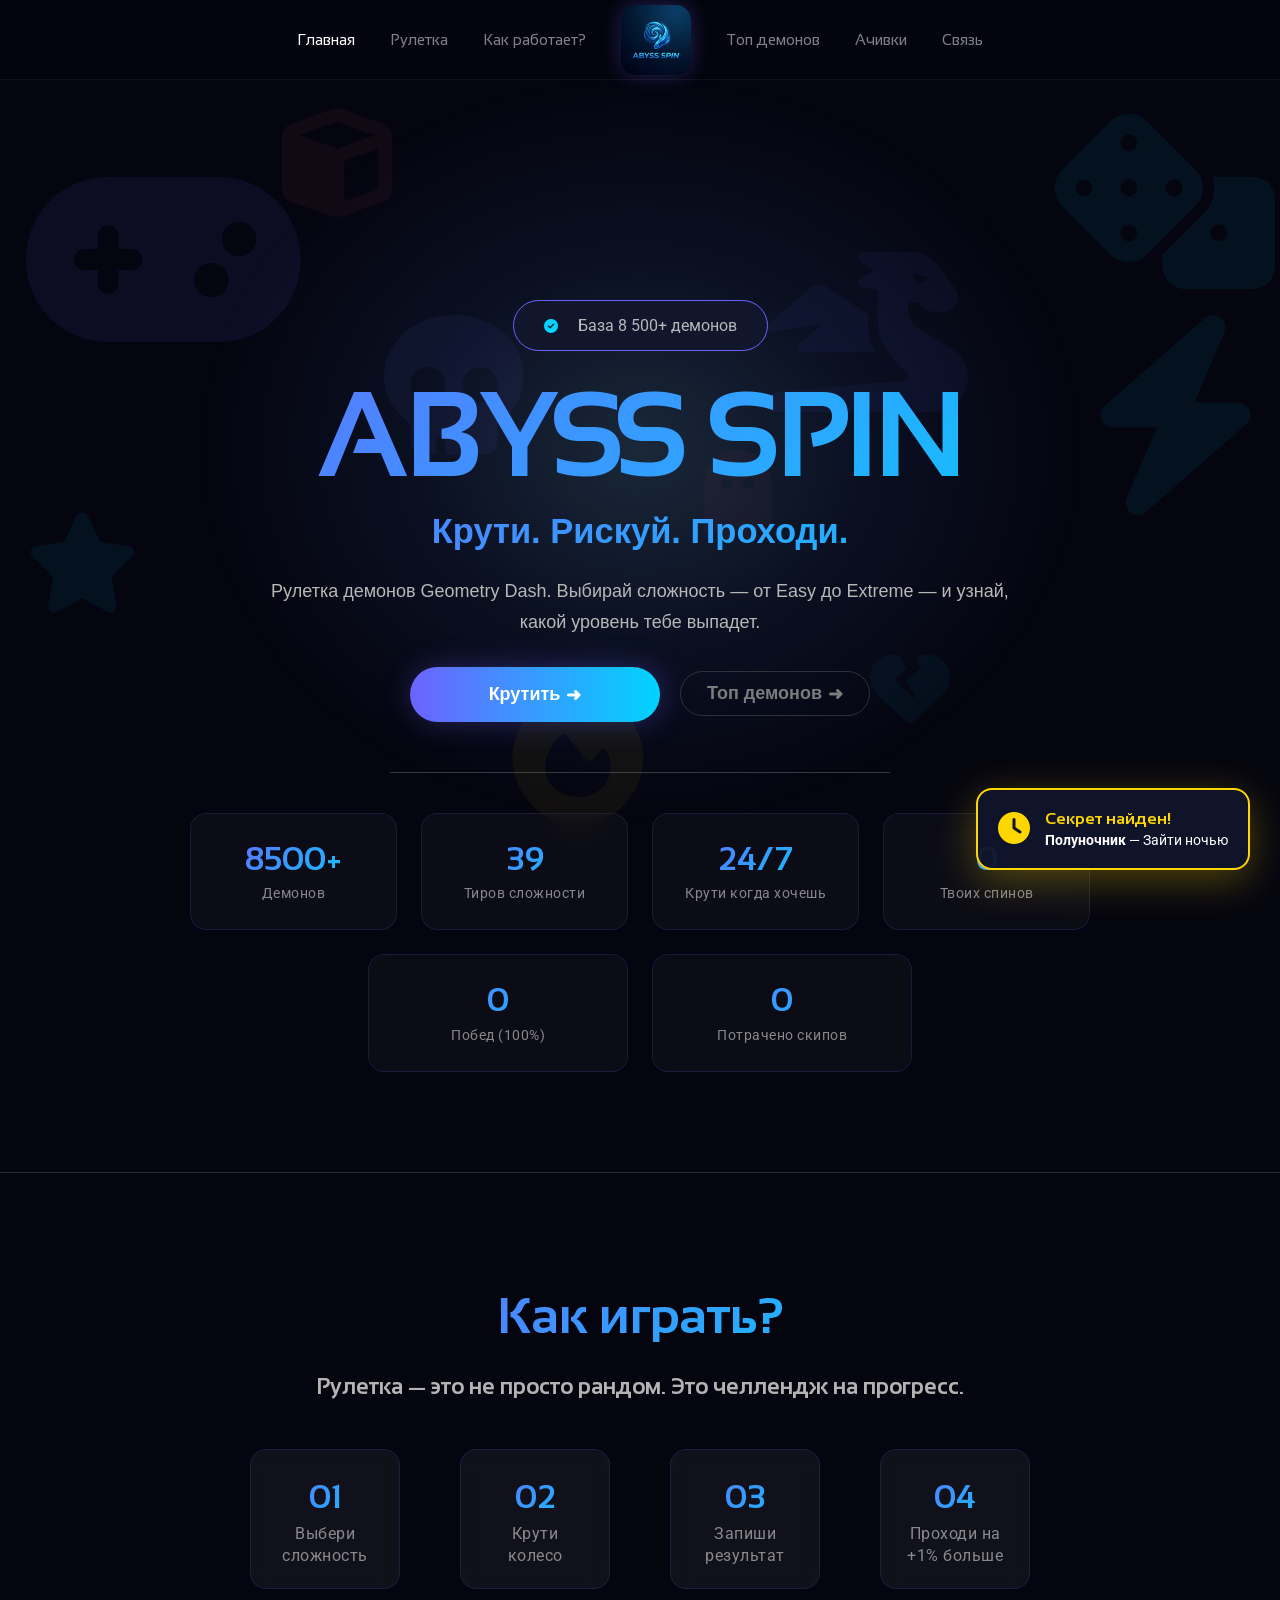
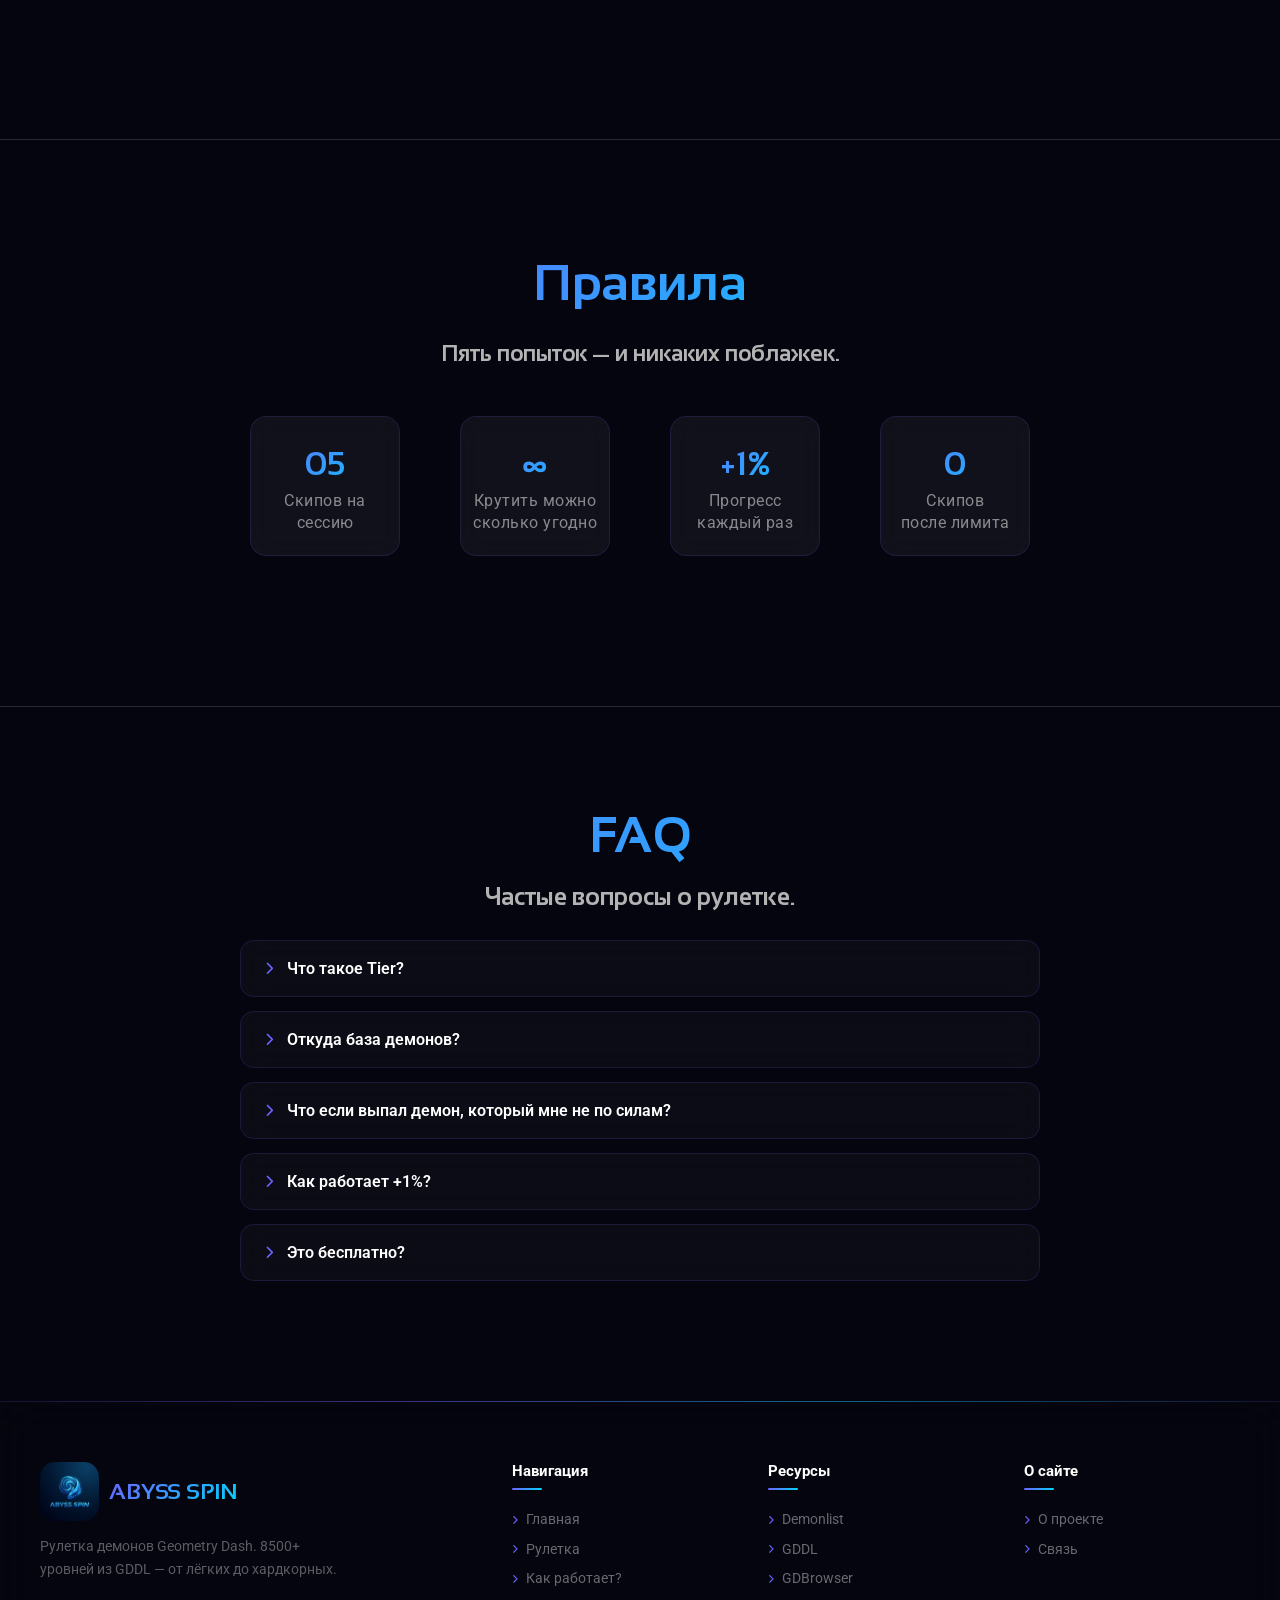
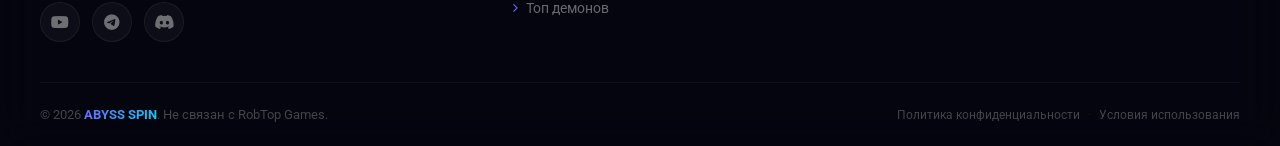
<file: index.html>
<!DOCTYPE html>
<html lang="en">

<head>
    <meta charset="UTF-8">
    <meta name="viewport" content="width=device-width, initial-scale=1.0">
    <link rel="preconnect" href="https://fonts.googleapis.com">
    <link rel="preconnect" href="https://fonts.gstatic.com" crossorigin>
    <link rel="stylesheet" href="https://cdnjs.cloudflare.com/ajax/libs/font-awesome/6.5.1/css/all.min.css">
    <link href="https://fonts.googleapis.com/css2?family=Sansation&family=Roboto:wght@100..900&display=swap"
        rel="stylesheet">
    <link rel="stylesheet" href="style/style.css">
    <script src="global.js"></script>
    <script src="script.js"></script>
    <title>ABYSS SPIN</title>
    <meta name="google-site-verification" content="S_wMGskU0DvlOE3gLKnj-EU6cmf9qSE3ddM9EXI0RjM" />
</head>

<body>
    <div class="bg-icons" aria-hidden="true">
        <i class="fa-solid fa-gamepad"></i>
        <i class="fa-solid fa-dice"></i>
        <i class="fa-solid fa-skull"></i>
        <i class="fa-solid fa-bolt"></i>
        <i class="fa-solid fa-cube"></i>
        <i class="fa-solid fa-ghost"></i>
        <i class="fa-solid fa-fire"></i>
        <i class="fa-solid fa-star"></i>
        <i class="fa-solid fa-heart-crack"></i>
        <i class="fa-solid fa-dragon"></i>
    </div>

    <header class="head">
        <div class="head_p">
            <div class="head_text">
                <a href="index.html"  style="color: #fff;">Главная</a>
                <a href="roulette.html">Рулетка</a>
                <a href="how.html">Как работает?</a>
                <div class="img">
                    <img src="img/Gemini_Generated_Image_upjgmjupjgmjupjg.jpg" alt="logo">
                </div>
                <a href="top.html">Топ демонов</a>
                <a href="achievements.html">Ачивки</a>
                <a href="contact.html">Связь</a>
                
            </div>
        </div>
    </header>

    <div class="body">
        <div class="tt">
            <div class="pod">
                <div class="p">
                    <i class="fa-solid fa-circle-check"></i>
                    <p>База 8 500+ демонов</p>
                </div>
            </div>
            <h1>ABYSS SPIN</h1>
            <div class="h2">
                <h2>Крути. Рискуй. Проходи.</h2>
            </div>
            <div class="pir">
                <p>Рулетка демонов Geometry Dash. Выбирай сложность — от Easy до Extreme — и узнай,<br>какой
                    уровень
                    тебе выпадет.</p>
            </div>
                        <div class="bur">
                <button><a href="roulette.html">Крутить <span class="right"> ➜</span></a></button>
                <button><a href="top.html">Топ демонов<span class="right1"> ➜</span></a></button>
               
            </div>

        </div>
            <div class="stats">
            <div class="stata">
                <!-- Твои старые карточки (оставь их) -->
                <div class="bloc1">
                    <span class="num">8500+</span>
                    <p>Демонов</p>
                </div>
                <div class="bloc2">
                    <span class="num">39</span>
                    <p>Тиров сложности</p>
                </div>
                <div class="bloc3">
                    <span class="num">24/7</span>
                    <p>Крути когда хочешь</p>
                </div>
                
                <!-- НОВЫЕ КАРТОЧКИ СТАТИСТИКИ -->
                <div class="bloc1">
                    <span class="num" id="statSpins">0</span>
                    <p>Твоих спинов</p>
                </div>
                <div class="bloc2">
                    <span class="num" id="statWins" style="color: #ffd700;">0</span>
                    <p>Побед (100%)</p>
                </div>
                <div class="bloc3">
                    <span class="num" id="statSkips" style="color: #ff6b6b;">0</span>
                    <p>Потрачено скипов</p>
                </div>
            </div>
        </div>
    </div>
    <div class="gt">
    <div class="heroic">
        <div class="text_head">
            <div class="text_h">
                <h2>Как играть?</h2>
                <h3>Рулетка — это не просто рандом. Это челлендж на прогресс.</h3>
            </div>
            <div class="punctss">
                <div class="p11">
                    <span>01</span>
                    <p>Выбери<br> сложность</p>
                </div>
                <div class="p22">
                    <span>02</span>
                    <p>Крути<br> колесо</p>
                </div>
                <div class="p33">
                    <span>03</span>
                    <p>Запиши <br>результат</p>
                </div>
                <div class="p44">
                    <span>04</span>
                    <p>Проходи на <br>+1% больше</p>
                </div>
            </div>
        </div>
    </div>
    </div>

     <div class="ht">
    <div class="heroic">
        <div class="text_head">
            <div class="text_h">
                <h2>Правила</h2>
                <h3>Пять попыток — и никаких поблажек.</h3>
            </div>
            <div class="punctss">
                <div class="p11">
                    <span>05</span>
                    <p>Скипов на<br> сессию</p>
                </div>
                <div class="p22">
                    <span>∞</span>
                    <p>Крутить можно<br> сколько угодно</p>
                </div>
                <div class="p33">
                    <span>+1%</span>
                    <p>Прогресс<br>каждый раз</p>
                </div>
                <div class="p44">
                    <span>0</span>
                    <p>Скипов<br>после лимита</p>
                </div>
            </div>
        </div>
    </div>
    </div>
    <section class="faq">
    <h2 class="section-title">FAQ</h2>
    <p class="section-sub">Частые вопросы о рулетке.</p>

    <div class="faq-grid">
        <div class="faq-item">
            <div class="faq-question">
                <i class="fa-solid fa-chevron-right"></i>
                <span>Что такое Tier?</span>
            </div>
            <div class="faq-answer">
                <p>Это уровень сложности по системе GDDL: от 1 (лёгкие) до 50 (самые хардкорные). Чем выше Tier — тем сложнее демон.</p>
            </div>
        </div>

        <div class="faq-item">
            <div class="faq-question">
                <i class="fa-solid fa-chevron-right"></i>
                <span>Откуда база демонов?</span>
            </div>
            <div class="faq-answer">
                <p>8500+ уровней из GDDL — с названием, автором и ID. Каждый демон проверен сообществом.</p>
            </div>
        </div>

        <div class="faq-item">
            <div class="faq-question">
                <i class="fa-solid fa-chevron-right"></i>
                <span>Что если выпал демон, который мне не по силам?</span>
            </div>
            <div class="faq-answer">
                <p>Можно пропустить — но только 5 раз за сессию. Когда скипы закончатся, придётся крутить без пропусков или начинать заново.</p>
            </div>
        </div>

        <div class="faq-item">
            <div class="faq-question">
                <i class="fa-solid fa-chevron-right"></i>
                <span>Как работает +1%?</span>
            </div>
            <div class="faq-answer">
                <p>Каждый новый демон нужно пройти на 1% больше, чем предыдущий. Прогресс важнее удачи — так ты реально растёшь.</p>
            </div>
        </div>

        <div class="faq-item">
            <div class="faq-question">
                <i class="fa-solid fa-chevron-right"></i>
                <span>Это бесплатно?</span>
            </div>
            <div class="faq-answer">
                <p>Да, без рекламы и регистрации. Просто крути колесо и играй.</p>
            </div>
        </div>
    </div>
</section>
<footer class="footer">
    <div class="footer-container">
        <div class="footer-grid">
            <!-- Колонка 1: лого + описание -->
            <div class="footer-col">
                <a href="index.html" class="footer-logo">
                     <img src="img/Gemini_Generated_Image_upjgmjupjgmjupjg.jpg" alt="logo">
                    <span>ABYSS SPIN</span>
                </a>
                <p class="footer-desc">
                    Рулетка демонов Geometry Dash. 8500+ уровней из GDDL — от лёгких до хардкорных.
                </p>
                <div class="footer-social">
                    <a href="#"><i class="fa-brands fa-youtube"></i></a>
                    <a href="#"><i class="fa-brands fa-telegram"></i></a>
                    <a href="#"><i class="fa-brands fa-discord"></i></a>
                </div>
            </div>

            <!-- Колонка 2: навигация -->
            <div class="footer-col">
                <h4>Навигация</h4>
                <ul class="footer-links">
                    <li><a href="index.html"><i class="fa-solid fa-chevron-right"></i> Главная</a></li>
                    <li><a href="roulette.html"><i class="fa-solid fa-chevron-right"></i> Рулетка</a></li>
                    <li><a href="how.html"><i class="fa-solid fa-chevron-right"></i> Как работает?</a></li>
                    <li><a href="top.html"><i class="fa-solid fa-chevron-right"></i> Топ демонов</a></li>
                </ul>
            </div>

            <!-- Колонка 3: ресурсы -->
            <div class="footer-col">
                <h4>Ресурсы</h4>
                <ul class="footer-links">
                    <li><a href="https://demonlist.org/classic" target="_blank"><i class="fa-solid fa-chevron-right"></i> Demonlist</a></li>
                    <li><a href="https://gdladder.com" target="_blank"><i class="fa-solid fa-chevron-right"></i> GDDL</a></li>
                    <li><a href="https://gdbrowser.com" target="_blank"><i class="fa-solid fa-chevron-right"></i> GDBrowser</a></li>
                </ul>
            </div>

            <!-- Колонка 4: инфо (не трогал) -->
            <div class="footer-col">
                <h4>О сайте</h4>
                <ul class="footer-links">
                    <li><a href="#"><i class="fa-solid fa-chevron-right"></i> О проекте</a></li>
                    <li><a href="#"><i class="fa-solid fa-chevron-right"></i> Связь</a></li>
                </ul>
            </div>
        </div>

        <!-- Нижняя линия -->
        <div class="footer-bottom">
            <p>© 2026 <span class="footer-brand">ABYSS SPIN</span>. Не связан с RobTop Games.</p>
            <div class="footer-bottom-links">
                <a href="privacy.html">Политика конфиденциальности</a>
                <span class="divider">·</span>
                <a href="terms.html">Условия использования</a>
            </div>
        </div>
    </div>
</footer>

</body>
<script>document.querySelectorAll('.faq-item').forEach(item => {
    item.addEventListener('click', () => {
        item.classList.toggle('active');
    });
});</script>

</html>
</file>
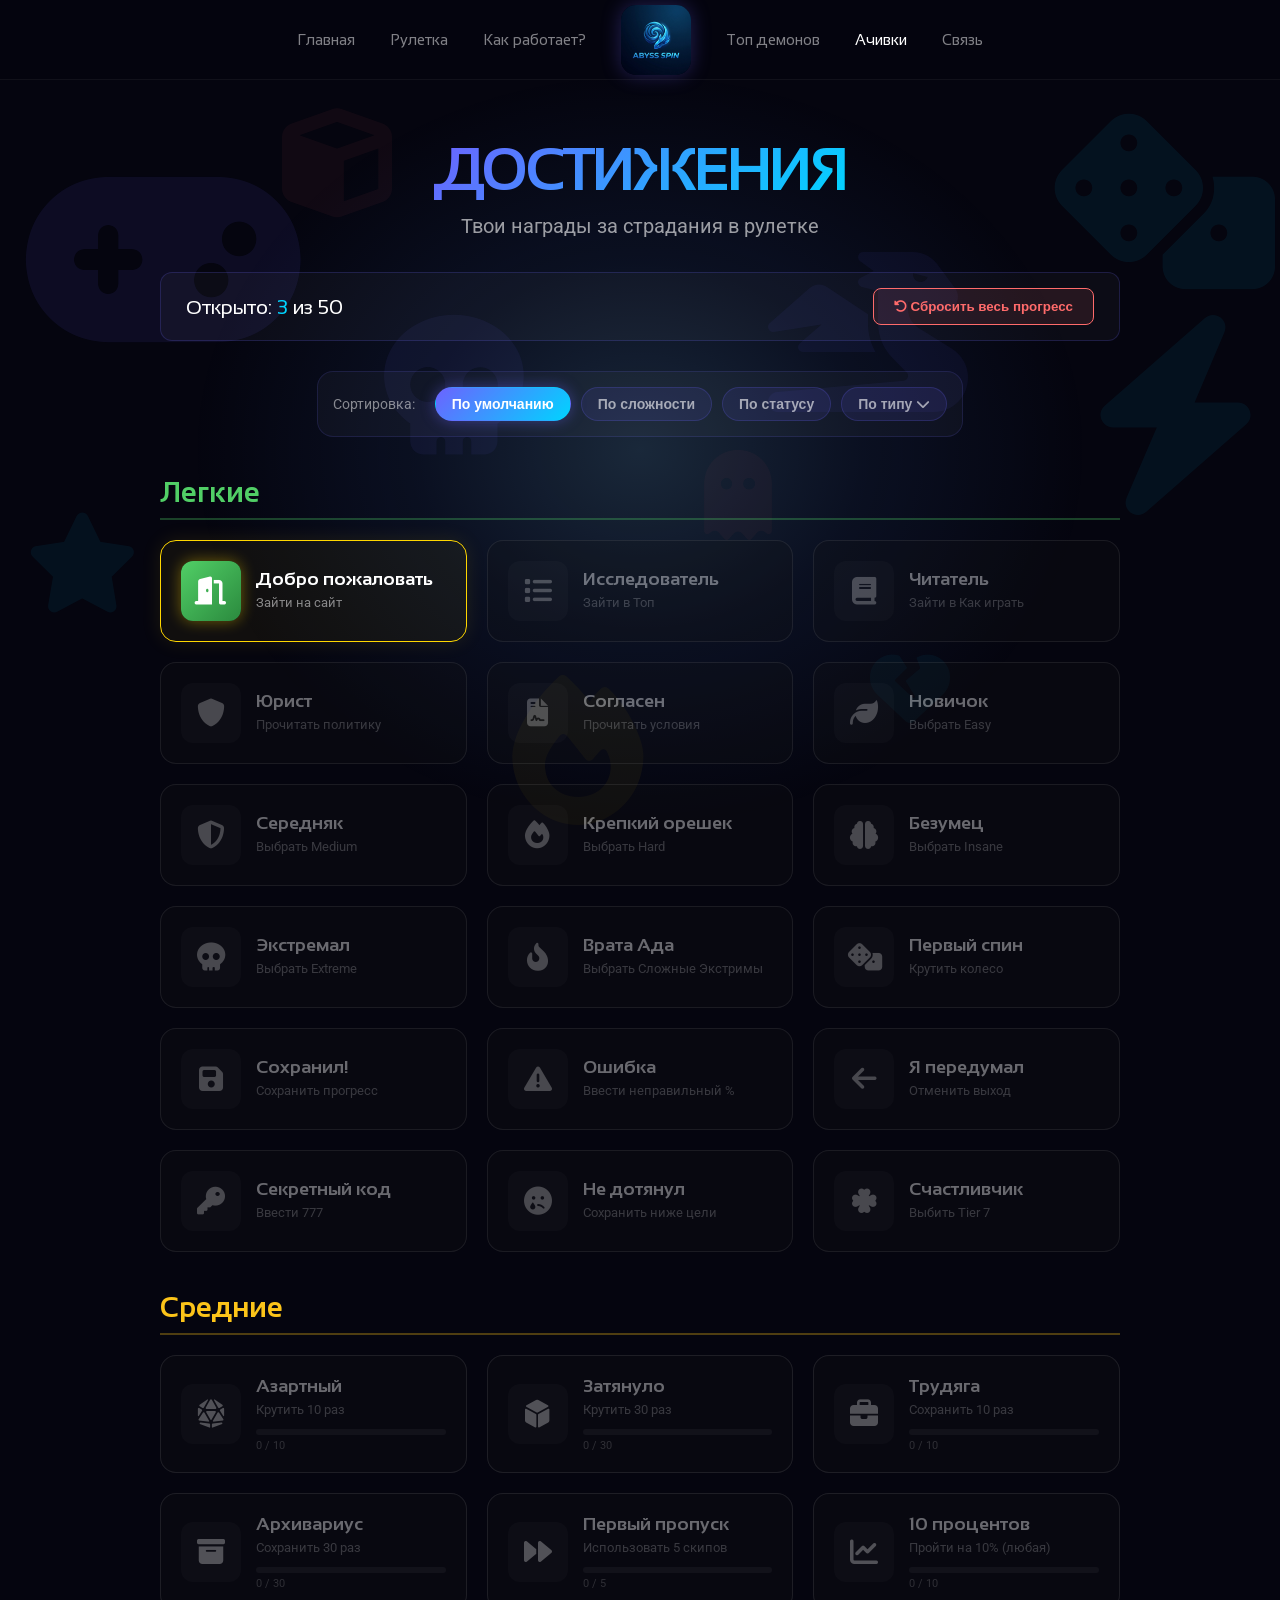
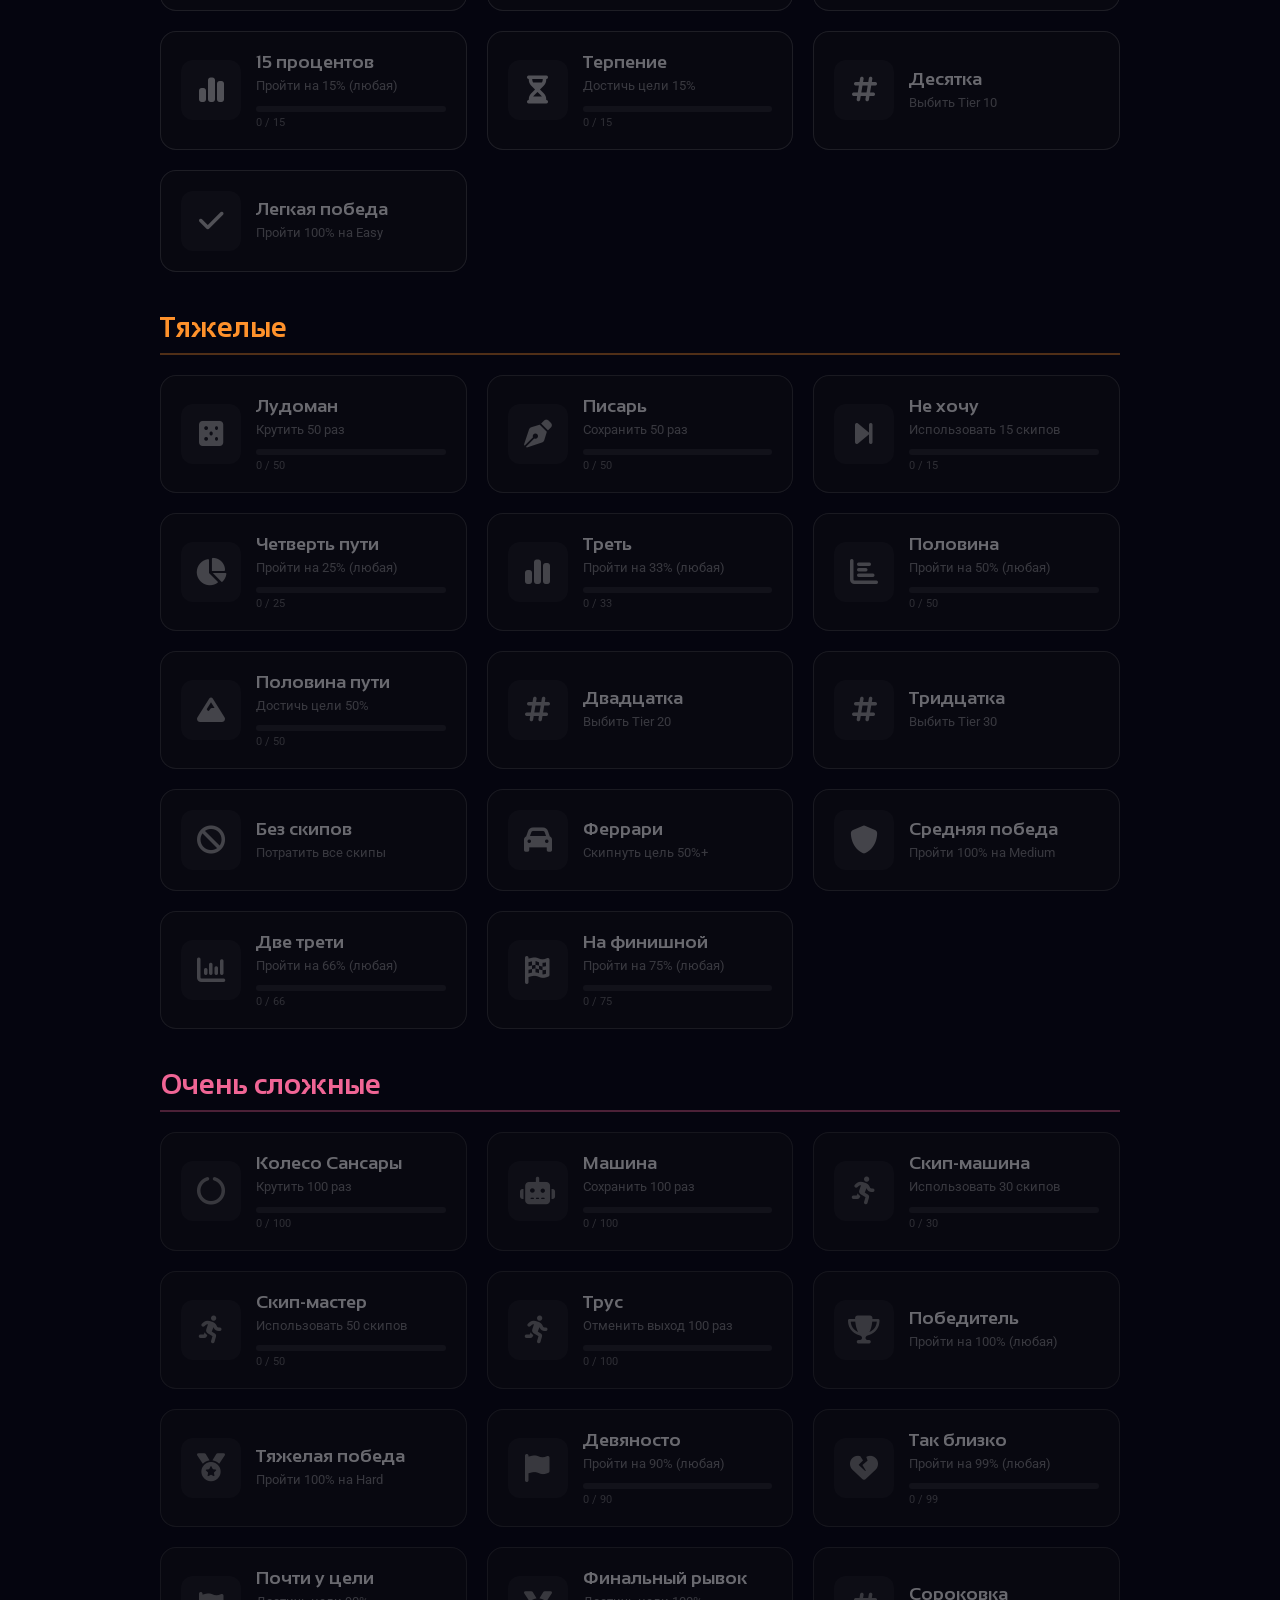
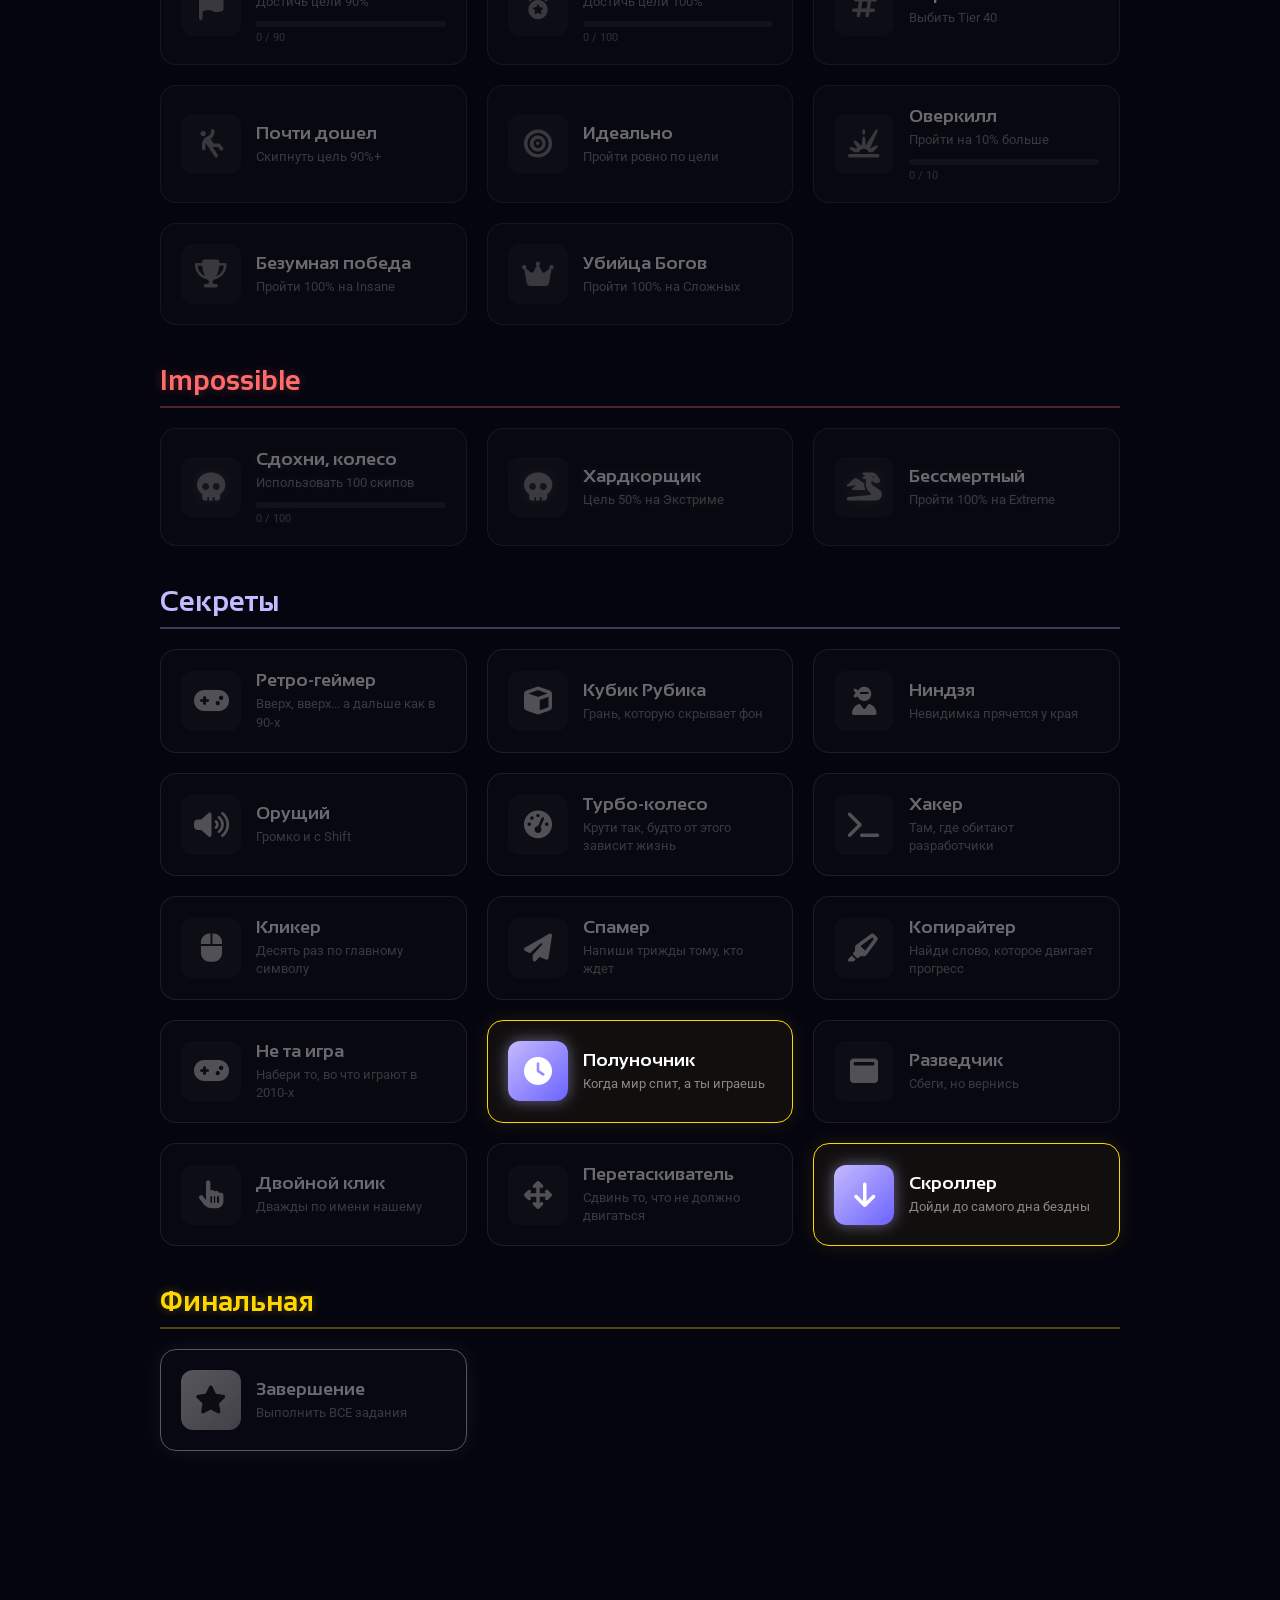
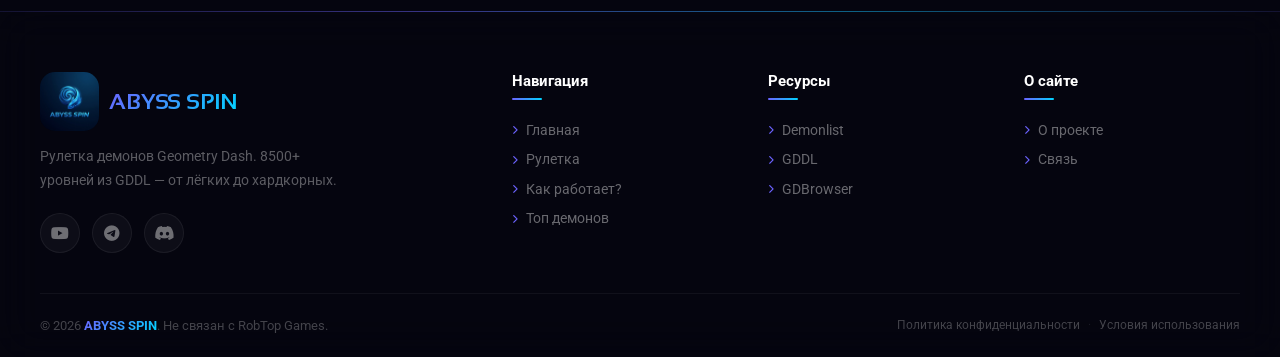
<file: achievements.html>
<!DOCTYPE html>
<html lang="ru">

<head>
    <meta charset="UTF-8">
    <meta name="viewport" content="width=device-width, initial-scale=1.0">
    <link rel="stylesheet" href="https://cdnjs.cloudflare.com/ajax/libs/font-awesome/6.5.1/css/all.min.css">
    <link href="https://fonts.googleapis.com/css2?family=Roboto:wght@400;700;900&family=Sansation:wght@700&display=swap"
        rel="stylesheet">
    <link rel="stylesheet" href="style/style.css">
    <title>Достижения | ABYSS SPIN</title>
</head>

<body>
    <!-- ФОНОВЫЕ ИКОНКИ -->
    <div class="bg-icons" aria-hidden="true">
        <i class="fa-solid fa-gamepad"></i>
        <i class="fa-solid fa-dice"></i>
        <i class="fa-solid fa-skull"></i>
        <i class="fa-solid fa-bolt"></i>
        <i class="fa-solid fa-cube"></i>
        <i class="fa-solid fa-ghost"></i>
        <i class="fa-solid fa-fire"></i>
        <i class="fa-solid fa-star"></i>
        <i class="fa-solid fa-heart-crack"></i>
        <i class="fa-solid fa-dragon"></i>
    </div>

    <!-- ШАПКА -->
    <header class="head">
        <div class="head_p">
            <div class="head_text">
                <a href="index.html">Главная</a>
                <a href="roulette.html">Рулетка</a>
                <a href="how.html">Как работает?</a>
                <div class="img"><img src="img/Gemini_Generated_Image_upjgmjupjgmjupjg.jpg" alt="logo"></div>
                <a href="top.html">Топ демонов</a>
                <a href="achievements.html" style="color: #fff;">Ачивки</a>
                <a href="contact.html">Связь</a>
            </div>
        </div>
    </header>

    <!-- КОНТЕНТ -->
    <div class="container"
        style="padding-top: 120px; min-height: 100vh; position: relative; z-index: 2; text-align: center; max-width: 1000px;">

        <h1 class="hero-title" style="font-size: 60px; margin-bottom: 10px;">ДОСТИЖЕНИЯ</h1>
        <p class="hero-subtitle" style="margin-bottom: 30px;">Твои награды за страдания в рулетке</p>

              <!-- ПАНЕЛЬ УПРАВЛЕНИЯ -->
        <div class="ach-controls">
            <div class="ach-progress-text">
                Открыто: <span id="achCount">0</span> из 50
            </div>
            <button id="resetAchievements" class="btn-reset" onclick="document.getElementById('resetConfirmModal').classList.add('show')">
                <i class="fa-solid fa-rotate-left"></i> Сбросить весь прогресс
            </button>
        </div>

        <!-- НОВАЯ ПАНЕЛЬ ФИЛЬТРОВ -->
        <div class="sort-panel">
            <span class="sort-label">Сортировка:</span>
            <button class="sort-btn active" data-sort="default">По умолчанию</button>
            <button class="sort-btn" data-sort="difficulty" id="sortDiffBtn">По сложности</button>
            <button class="sort-btn" data-sort="status">По статусу</button>
            
            <!-- ВЫПАДАЮЩИЙ СПИСОК ТИПОВ -->
            <div class="type-filter-wrapper">
                <button class="sort-btn" id="typeFilterBtn">По типу <i class="fa-solid fa-chevron-down"></i></button>
                <div class="type-dropdown" id="typeDropdown">
                    <div class="type-option active" data-type="all">Все типы</div>
                    <div class="type-option" data-type="percent">На проценты (%)</div>
                    <div class="type-option" data-type="spin">На кручение колеса</div>
                    <div class="type-option" data-type="save">На сохранения</div>
                    <div class="type-option" data-type="skip">На скипы</div>
                    <div class="type-option" data-type="secret">Секретные пасхалки</div>
                    <div class="type-option" data-type="site">Действия на сайте</div>
                    <div class="type-option" data-type="category">Выбор сложности</div>
                </div>
            </div>
        </div>

        <div id="achievementsList" style="width: 100%; display: flex; flex-direction: column;"></div>

        <!-- Сюда JS вставляет карточки -->
        <div id="achievementsList" style="width: 100%; display: flex; flex-direction: column;"></div>

    </div>
    <div id="achievementsList" style="width: 100%; display: flex; flex-direction: column;"></div>
    </div>
    <!-- ОКНО ПОБЕДЫ (ВСЕ АЧИВКИ) -->
    <div id="finalWinModal" class="modal-overlay">
        <div class="modal-box"
            style="border-color: #ffd700; box-shadow: 0 0 60px rgba(255, 215, 0, 0.4); text-align: center;">
            <div class="modal-icon"
                style="color: #ffd700; font-size: 60px; margin-bottom: 20px; filter: drop-shadow(0 0 20px #ffd700);">
                <i class="fa-solid fa-trophy"></i>
            </div>
            <h3
                style="font-size: 32px; color: #ffd700; margin-bottom: 15px; text-shadow: 0 0 10px rgba(255, 215, 0, 0.5);">
                АБСОЛЮТНЫЙ ПОБЕДИТЕЛЬ!</h3>
            <p style="font-size: 16px; color: #fff; margin-bottom: 10px;">Ты выполнил <b>ВСЕ</b> задания в ABYSS SPIN!
            </p>
            <p style="font-size: 14px; color: rgba(255, 255, 255, 0.5); margin-bottom: 30px;">Даже РобТоп аплодирует
                тебе стоя.</p>

            <button onclick="document.getElementById('finalWinModal').classList.remove('show')" class="btn-save"
                style="width: 100%; padding: 15px; font-size: 18px; background: linear-gradient(90deg, #ffd700, #ff8c00); color: #11162c; font-weight: 900;">
                Забрать славу
            </button>
        </div>
    </div>
    <!-- ОКНО ПОДТВЕРЖДЕНИЯ СБРОСА -->
    <div id="resetConfirmModal" class="modal-overlay">
        <div class="modal-box" style="border-color: #ff6b6b;">
            <div class="modal-icon" style="color: #ff6b6b;">
                <i class="fa-solid fa-triangle-exclamation"></i>
            </div>
            <h3>Сбросить достижения?</h3>
            <p>Ты уверен? Весь твой прогресс, открытые ачивки и пройденные челленджи будут <b>удалены</b>.</p>
            <div class="modal-actions">
                <!-- Кнопка Отмены закрывает окно -->
                <button id="cancelResetBtn" class="btn-cancel"
                    onclick="document.getElementById('resetConfirmModal').classList.remove('show')">
                    Отмена
                </button>

                <!-- Кнопка Сброса очищает всю память и перезагружает страницу -->
                <button id="confirmResetBtn" class="btn-confirm" onclick="
                    localStorage.removeItem('unlockedAchievements');
                    localStorage.removeItem('achProgress');
                    localStorage.removeItem('totalSpins');
                    localStorage.removeItem('saveCount');
                    localStorage.removeItem('totalSkips');
                    localStorage.removeItem('exitCount');
                    localStorage.removeItem('abyssSpinSave');
                    location.reload();
                ">
                    Да, сбросить
                </button>
            </div>
        </div>
    </div>
    <footer class="footer">
        <div class="footer-container">
            <div class="footer-grid">
                <!-- Колонка 1: лого + описание -->
                <div class="footer-col">
                    <a href="index.html" class="footer-logo">
                        <img src="img/Gemini_Generated_Image_upjgmjupjgmjupjg.jpg" alt="logo">
                        <span>ABYSS SPIN</span>
                    </a>
                    <p class="footer-desc">
                        Рулетка демонов Geometry Dash. 8500+ уровней из GDDL — от лёгких до хардкорных.
                    </p>
                    <div class="footer-social">
                        <a href="#"><i class="fa-brands fa-youtube"></i></a>
                        <a href="#"><i class="fa-brands fa-telegram"></i></a>
                        <a href="#"><i class="fa-brands fa-discord"></i></a>
                    </div>
                </div>

                <!-- Колонка 2: навигация -->
                <div class="footer-col">
                    <h4>Навигация</h4>
                    <ul class="footer-links">
                        <li><a href="index.html"><i class="fa-solid fa-chevron-right"></i> Главная</a></li>
                        <li><a href="roulette.html"><i class="fa-solid fa-chevron-right"></i> Рулетка</a></li>
                        <li><a href="how.html"><i class="fa-solid fa-chevron-right"></i> Как работает?</a></li>
                        <li><a href="top.html"><i class="fa-solid fa-chevron-right"></i> Топ демонов</a></li>
                    </ul>
                </div>

                <!-- Колонка 3: ресурсы -->
                <div class="footer-col">
                    <h4>Ресурсы</h4>
                    <ul class="footer-links">
                        <li><a href="https://demonlist.org/classic" target="_blank"><i
                                    class="fa-solid fa-chevron-right"></i> Demonlist</a></li>
                        <li><a href="https://gdladder.com" target="_blank"><i class="fa-solid fa-chevron-right"></i>
                                GDDL</a></li>
                        <li><a href="https://gdbrowser.com" target="_blank"><i class="fa-solid fa-chevron-right"></i>
                                GDBrowser</a></li>
                    </ul>
                </div>

                <!-- Колонка 4: инфо (не трогал) -->
                <div class="footer-col">
                    <h4>О сайте</h4>
                    <ul class="footer-links">
                        <li><a href="#"><i class="fa-solid fa-chevron-right"></i> О проекте</a></li>
                        <li><a href="#"><i class="fa-solid fa-chevron-right"></i> Связь</a></li>
                    </ul>
                </div>
            </div>

            <!-- Нижняя линия -->
            <div class="footer-bottom">
                <p>© 2026 <span class="footer-brand">ABYSS SPIN</span>. Не связан с RobTop Games.</p>
                <div class="footer-bottom-links">
                    <a href="privacy.html">Политика конфиденциальности</a>
                    <span class="divider">·</span>
                    <a href="terms.html">Условия использования</a>
                </div>
            </div>
        </div>
        <script src="achievements.js"></script>
        <script src="global.js"></script>

</body>

</html>
</file>
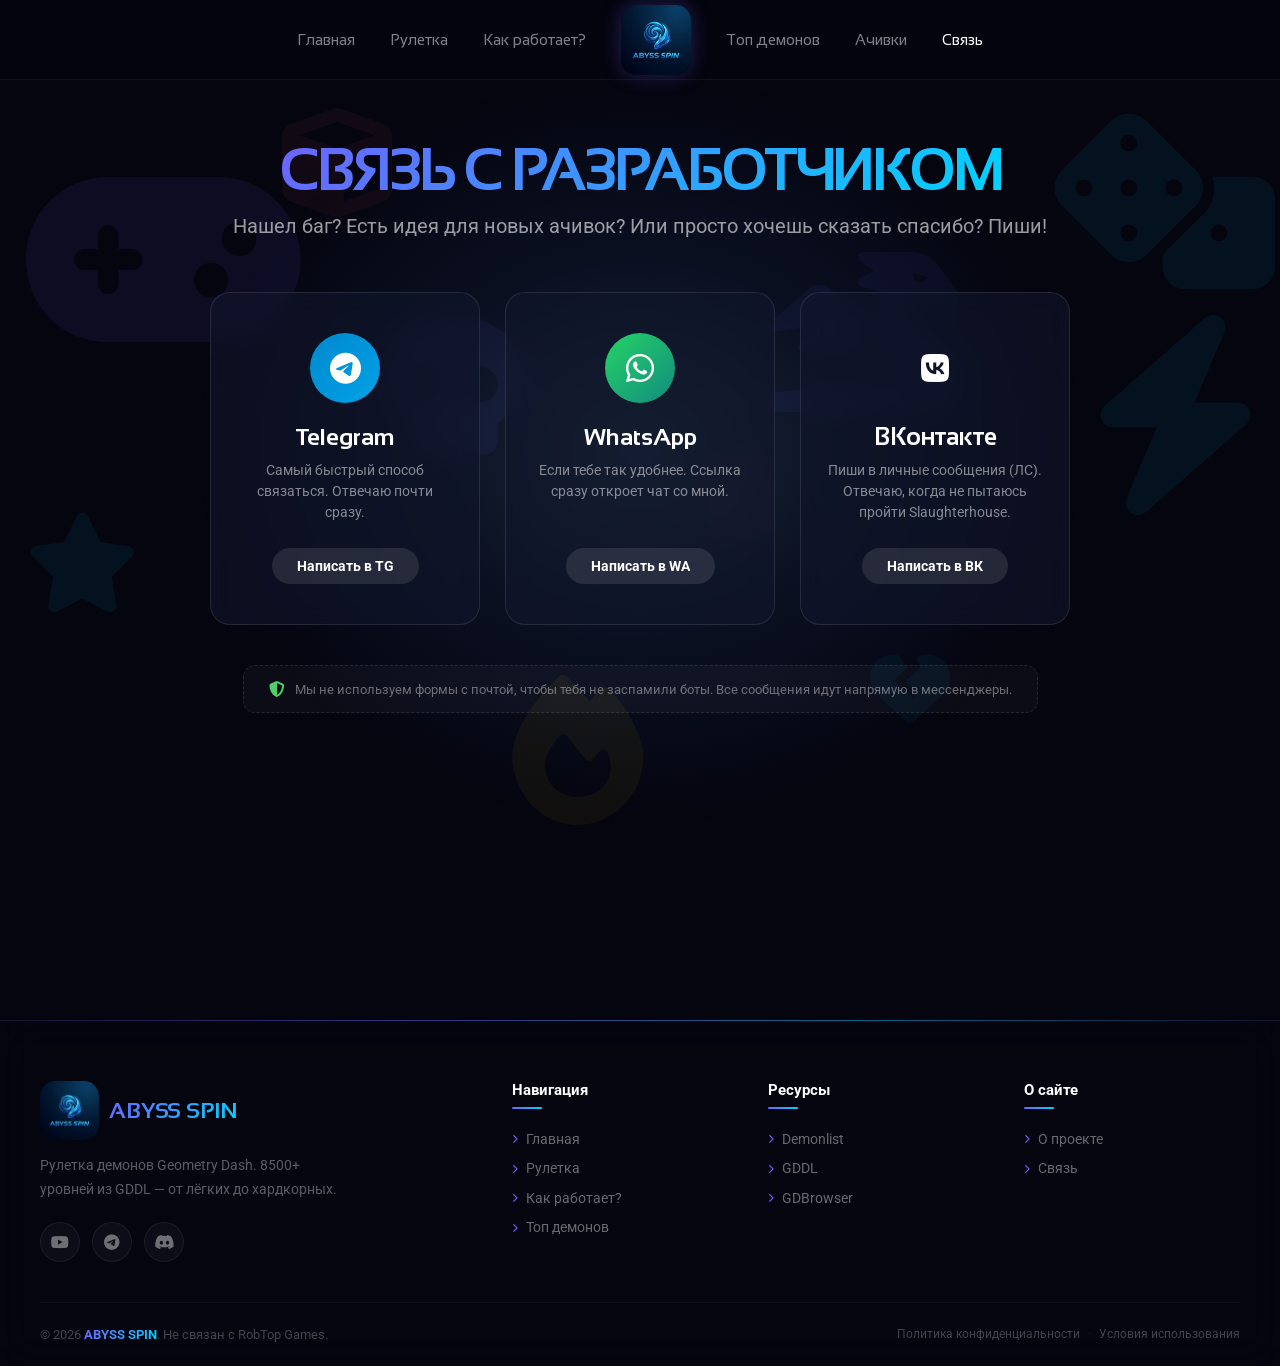
<file: contact.html>
<!DOCTYPE html>
<html lang="ru">
<head>
    <meta charset="UTF-8">
    <meta name="viewport" content="width=device-width, initial-scale=1.0">
    <link rel="stylesheet" href="https://cdnjs.cloudflare.com/ajax/libs/font-awesome/6.5.1/css/all.min.css">
    <link href="https://fonts.googleapis.com/css2?family=Roboto:wght@400;700;900&family=Sansation:wght@700&display=swap" rel="stylesheet">
    <link rel="stylesheet" href="style/style.css">
    <title>Связь | ABYSS SPIN</title>
</head>
<body>
    <div class="bg-icons" aria-hidden="true">
        <i class="fa-solid fa-gamepad"></i>
        <i class="fa-solid fa-dice"></i>
        <i class="fa-solid fa-skull"></i>
        <i class="fa-solid fa-bolt"></i>
        <i class="fa-solid fa-cube"></i>
        <i class="fa-solid fa-ghost"></i>
        <i class="fa-solid fa-fire"></i>
        <i class="fa-solid fa-star"></i>
        <i class="fa-solid fa-heart-crack"></i>
        <i class="fa-solid fa-dragon"></i>
    </div>

    <header class="head">
        <div class="head_p">
            <div class="head_text">
                <a href="index.html">Главная</a>
                <a href="roulette.html">Рулетка</a>
                <a href="how.html">Как работает?</a>
                <div class="img"><img src="img/Gemini_Generated_Image_upjgmjupjgmjupjg.jpg" alt="logo"></div>
                <a href="top.html">Топ демонов</a>
                <a href="achievements.html">Ачивки</a>
                <a href="contact.html" style="color: #fff;">Связь</a>
            </div>
        </div>
    </header>

    <div class="container" style="padding-top: 120px; min-height: 100vh; position: relative; z-index: 2; text-align: center; max-width: 900px;">
        
        <h1 class="hero-title" style="font-size: 60px; margin-bottom: 10px;">СВЯЗЬ С РАЗРАБОТЧИКОМ</h1>
        <p class="hero-subtitle" style="margin-bottom: 50px;">Нашел баг? Есть идея для новых ачивок? Или просто хочешь сказать спасибо? Пиши!</p>

        <div class="contact-grid">
            
            <!-- Telegram -->
            <a href="https://t.me/frevatis17" target="_blank" class="contact-card tg-card">
                <div class="contact-icon"><i class="fa-brands fa-telegram"></i></div>
                <h3>Telegram</h3>
                <p>Самый быстрый способ связаться. Отвечаю почти сразу.</p>
                <span class="contact-btn">Написать в TG</span>
            </a>

            <!-- WhatsApp -->
            <a href="https://wa.me/+79503119893" target="_blank" class="contact-card wa-card">
                <div class="contact-icon"><i class="fa-brands fa-whatsapp"></i></div>
                <h3>WhatsApp</h3>
                <p>Если тебе так удобнее. Ссылка сразу откроет чат со мной.</p>
                <span class="contact-btn">Написать в WA</span>
            </a>

             <a href="https://vk.com/frevatis17" target="_blank" class="contact-card vk-card">
                <div class="contact-icon"><i class="fa-brands fa-vk"></i></div>
                <h3>ВКонтакте</h3>
                <p>Пиши в личные сообщения (ЛС). Отвечаю, когда не пытаюсь пройти Slaughterhouse.</p>
                <span class="contact-btn">Написать в ВК</span>
            </a>

        </div>
        
        <div class="contact-note">
            <i class="fa-solid fa-shield-halved"></i>
            <p>Мы не используем формы с почтой, чтобы тебя не заспамили боты. Все сообщения идут напрямую в мессенджеры.</p>
        </div>

    </div>
    <footer class="footer">
    <div class="footer-container">
        <div class="footer-grid">
            <!-- Колонка 1: лого + описание -->
            <div class="footer-col">
                <a href="index.html" class="footer-logo">
                     <img src="img/Gemini_Generated_Image_upjgmjupjgmjupjg.jpg" alt="logo">
                    <span>ABYSS SPIN</span>
                </a>
                <p class="footer-desc">
                    Рулетка демонов Geometry Dash. 8500+ уровней из GDDL — от лёгких до хардкорных.
                </p>
                <div class="footer-social">
                    <a href="#"><i class="fa-brands fa-youtube"></i></a>
                    <a href="#"><i class="fa-brands fa-telegram"></i></a>
                    <a href="#"><i class="fa-brands fa-discord"></i></a>
                </div>
            </div>

            <!-- Колонка 2: навигация -->
            <div class="footer-col">
                <h4>Навигация</h4>
                <ul class="footer-links">
                    <li><a href="index.html"><i class="fa-solid fa-chevron-right"></i> Главная</a></li>
                    <li><a href="roulette.html"><i class="fa-solid fa-chevron-right"></i> Рулетка</a></li>
                    <li><a href="how.html"><i class="fa-solid fa-chevron-right"></i> Как работает?</a></li>
                    <li><a href="top.html"><i class="fa-solid fa-chevron-right"></i> Топ демонов</a></li>
                </ul>
            </div>

            <!-- Колонка 3: ресурсы -->
            <div class="footer-col">
                <h4>Ресурсы</h4>
                <ul class="footer-links">
                    <li><a href="https://demonlist.org/classic" target="_blank"><i class="fa-solid fa-chevron-right"></i> Demonlist</a></li>
                    <li><a href="https://gdladder.com" target="_blank"><i class="fa-solid fa-chevron-right"></i> GDDL</a></li>
                    <li><a href="https://gdbrowser.com" target="_blank"><i class="fa-solid fa-chevron-right"></i> GDBrowser</a></li>
                </ul>
            </div>

            <!-- Колонка 4: инфо (не трогал) -->
            <div class="footer-col">
                <h4>О сайте</h4>
                <ul class="footer-links">
                    <li><a href="#"><i class="fa-solid fa-chevron-right"></i> О проекте</a></li>
                    <li><a href="#"><i class="fa-solid fa-chevron-right"></i> Связь</a></li>
                </ul>
            </div>
        </div>

        <!-- Нижняя линия -->
        <div class="footer-bottom">
            <p>© 2026 <span class="footer-brand">ABYSS SPIN</span>. Не связан с RobTop Games.</p>
            <div class="footer-bottom-links">
                <a href="privacy.html">Политика конфиденциальности</a>
                <span class="divider">·</span>
                <a href="terms.html">Условия использования</a>
            </div>
        </div>
    </div>
</footer>

    <script src="global.js"></script>
</body>
</html>
</file>
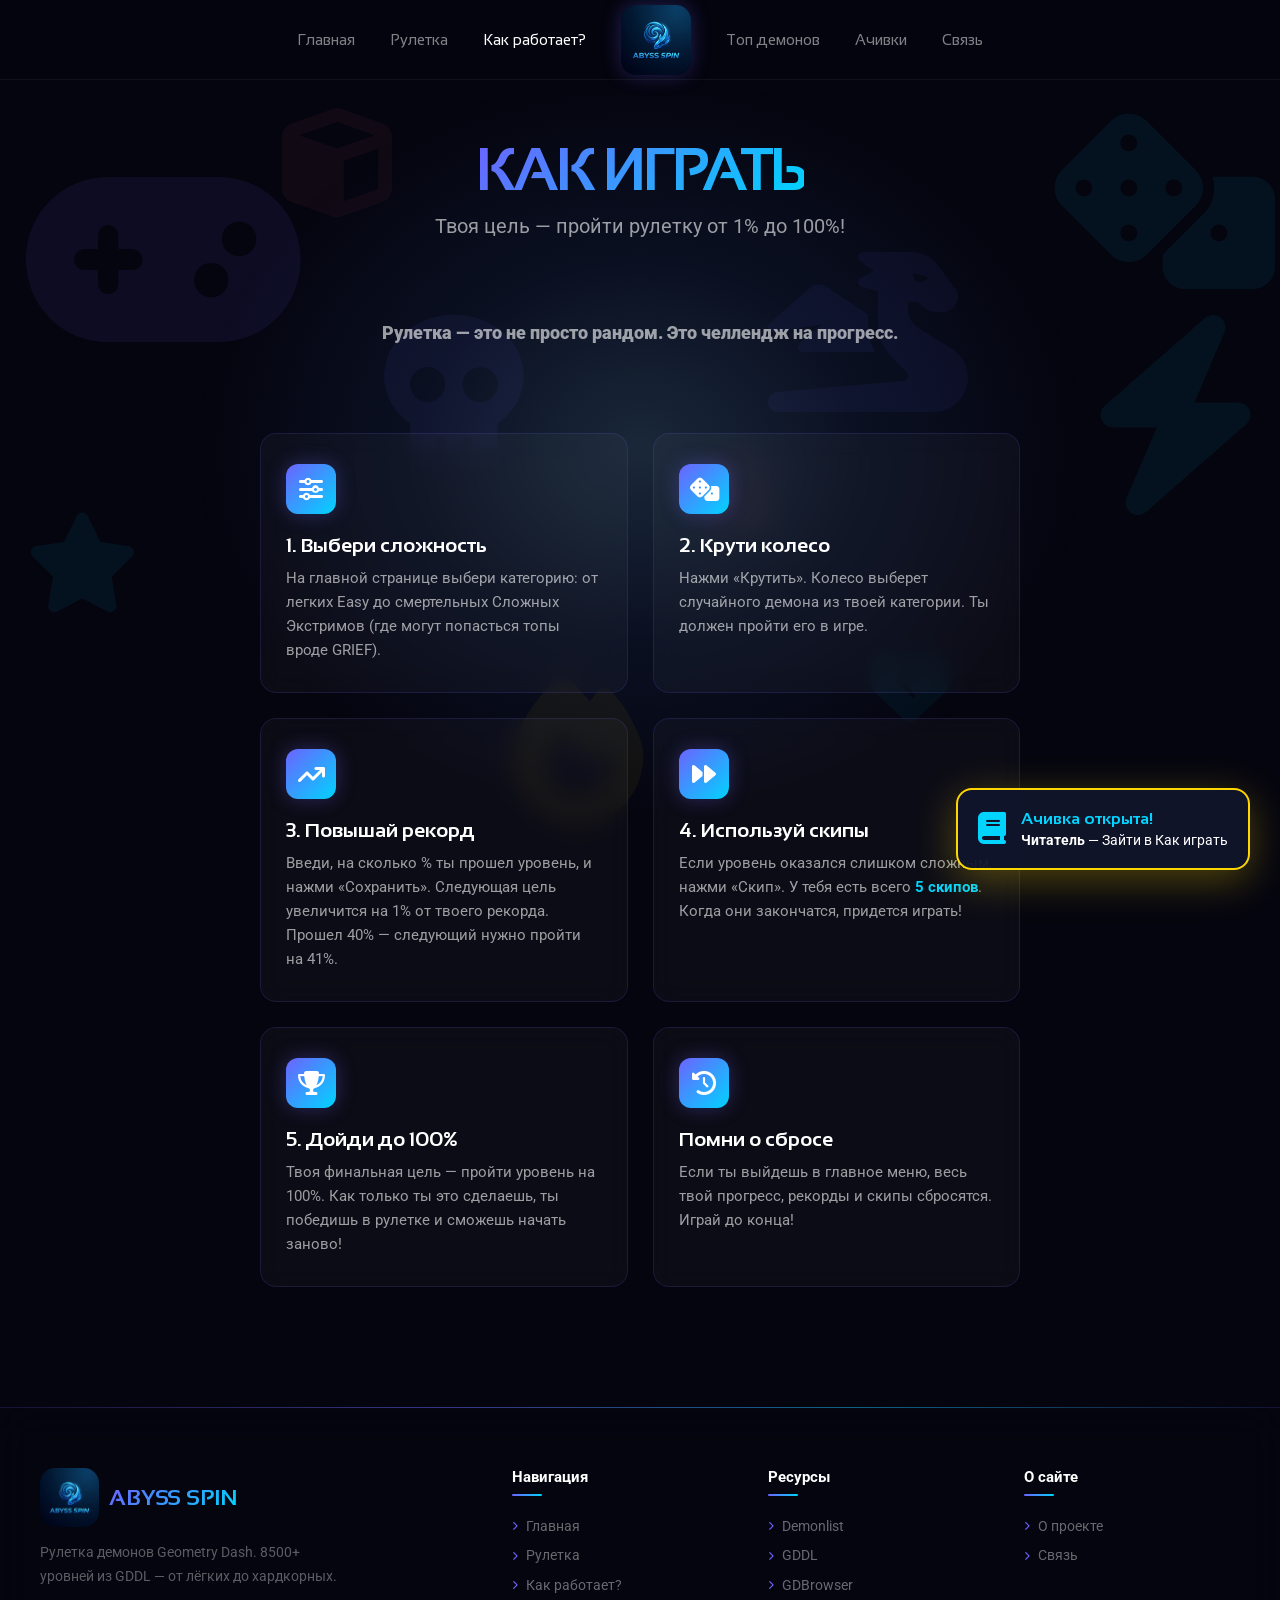
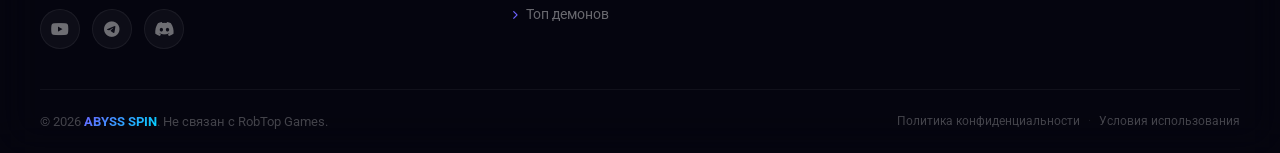
<file: how.html>
<!DOCTYPE html>
<html lang="ru">
<head>
    <meta charset="UTF-8">
    <meta name="viewport" content="width=device-width, initial-scale=1.0">
    <link rel="stylesheet" href="https://cdnjs.cloudflare.com/ajax/libs/font-awesome/6.5.1/css/all.min.css">
    <link href="https://fonts.googleapis.com/css2?family=Roboto:wght@400;700;900&family=Sansation:wght@700&display=swap" rel="stylesheet">
    <!-- Твой основной CSS -->
    <link rel="stylesheet" href="style/style.css">
    <script src="global.js"></script>
    <title>Как играть | ABYSS SPIN</title>
</head>
<body>

    <!-- ФОНОВЫЕ ИКОНКИ -->
    <div class="bg-icons" aria-hidden="true">
        <i class="fa-solid fa-gamepad"></i>
        <i class="fa-solid fa-dice"></i>
        <i class="fa-solid fa-skull"></i>
        <i class="fa-solid fa-bolt"></i>
        <i class="fa-solid fa-cube"></i>
        <i class="fa-solid fa-ghost"></i>
        <i class="fa-solid fa-fire"></i>
        <i class="fa-solid fa-star"></i>
        <i class="fa-solid fa-heart-crack"></i>
        <i class="fa-solid fa-dragon"></i>
    </div>

    <!-- ШАПКА -->
    <header class="head">
        <div class="head_p">
            <div class="head_text">
                <a href="index.html">Главная</a>
                <a href="roulette.html">Рулетка</a>
                <a href="how.html" style="color: #fff;">Как работает?</a>
                <div class="img">
                    <img src="img/Gemini_Generated_Image_upjgmjupjgmjupjg.jpg" alt="logo">
                </div>
                <a href="top.html">Топ демонов</a>
                <a href="achievements.html">Ачивки</a>
                <a href="contact.html">Связь</a>
            </div>
        </div>
    </header>

    <!-- КОНТЕНТ -->
    <div class="container" style="padding-top: 120px; min-height: 100vh; position: relative; z-index: 2;">
        
        <h1 class="hero-title" style="font-size: 60px; margin-bottom: 10px;">КАК ИГРАТЬ</h1>
        <p class="hero-subtitle" style="margin-bottom: 50px;">Твоя цель — пройти рулетку от 1% до 100%!</p>
        <div class="text_h" style="text-align: center; margin-bottom: 40px;">
    <h3 style="color: rgba(255,255,255,0.6); font-size: 18px; font-family: 'Roboto', sans-serif;">
        Рулетка — это не просто рандом. Это челлендж на прогресс.
    </h3>
</div>  

        <div class="how-grid">
            
            <!-- Шаг 1 -->
            <div class="how-card">
                <div class="how-icon"><i class="fa-solid fa-sliders"></i></div>
                <h3>1. Выбери сложность</h3>
                <p>На главной странице выбери категорию: от легких Easy до смертельных Сложных Экстримов (где могут попасться топы вроде GRIEF).</p>
            </div>

            <!-- Шаг 2 -->
            <div class="how-card">
                <div class="how-icon"><i class="fa-solid fa-dice"></i></div>
                <h3>2. Крути колесо</h3>
                <p>Нажми «Крутить». Колесо выберет случайного демона из твоей категории. Ты должен пройти его в игре.</p>
            </div>

            <!-- Шаг 3 -->
            <div class="how-card">
                <div class="how-icon"><i class="fa-solid fa-arrow-trend-up"></i></div>
                <h3>3. Повышай рекорд</h3>
                <p>Введи, на сколько % ты прошел уровень, и нажми «Сохранить». Следующая цель увеличится на 1% от твоего рекорда. Прошел 40% — следующий нужно пройти на 41%.</p>
            </div>

            <!-- Шаг 4 -->
            <div class="how-card">
                <div class="how-icon"><i class="fa-solid fa-forward"></i></div>
                <h3>4. Используй скипы</h3>
                <p>Если уровень оказался слишком сложным, нажми «Скип». У тебя есть всего <b>5 скипов</b>. Когда они закончатся, придется играть!</p>
            </div>

            <!-- Шаг 5 -->
            <div class="how-card">
                <div class="how-icon"><i class="fa-solid fa-trophy"></i></div>
                <h3>5. Дойди до 100%</h3>
                <p>Твоя финальная цель — пройти уровень на 100%. Как только ты это сделаешь, ты победишь в рулетке и сможешь начать заново!</p>
            </div>

            <!-- Шаг 6 -->
            <div class="how-card">
                <div class="how-icon"><i class="fa-solid fa-clock-rotate-left"></i></div>
                <h3>Помни о сбросе</h3>
                <p>Если ты выйдешь в главное меню, весь твой прогресс, рекорды и скипы сбросятся. Играй до конца!</p>
            </div>

        </div>

    </div>
    <footer class="footer">
    <div class="footer-container">
        <div class="footer-grid">
            <!-- Колонка 1: лого + описание -->
            <div class="footer-col">
                <a href="index.html" class="footer-logo">
                     <img src="img/Gemini_Generated_Image_upjgmjupjgmjupjg.jpg" alt="logo">
                    <span>ABYSS SPIN</span>
                </a>
                <p class="footer-desc">
                    Рулетка демонов Geometry Dash. 8500+ уровней из GDDL — от лёгких до хардкорных.
                </p>
                <div class="footer-social">
                    <a href="#"><i class="fa-brands fa-youtube"></i></a>
                    <a href="#"><i class="fa-brands fa-telegram"></i></a>
                    <a href="#"><i class="fa-brands fa-discord"></i></a>
                </div>
            </div>

            <!-- Колонка 2: навигация -->
            <div class="footer-col">
                <h4>Навигация</h4>
                <ul class="footer-links">
                    <li><a href="index.html"><i class="fa-solid fa-chevron-right"></i> Главная</a></li>
                    <li><a href="roulette.html"><i class="fa-solid fa-chevron-right"></i> Рулетка</a></li>
                    <li><a href="how.html"><i class="fa-solid fa-chevron-right"></i> Как работает?</a></li>
                    <li><a href="top.html"><i class="fa-solid fa-chevron-right"></i> Топ демонов</a></li>
                </ul>
            </div>

            <!-- Колонка 3: ресурсы -->
            <div class="footer-col">
                <h4>Ресурсы</h4>
                <ul class="footer-links">
                    <li><a href="https://demonlist.org/classic" target="_blank"><i class="fa-solid fa-chevron-right"></i> Demonlist</a></li>
                    <li><a href="https://gdladder.com" target="_blank"><i class="fa-solid fa-chevron-right"></i> GDDL</a></li>
                    <li><a href="https://gdbrowser.com" target="_blank"><i class="fa-solid fa-chevron-right"></i> GDBrowser</a></li>
                </ul>
            </div>

            <!-- Колонка 4: инфо (не трогал) -->
            <div class="footer-col">
                <h4>О сайте</h4>
                <ul class="footer-links">
                    <li><a href="#"><i class="fa-solid fa-chevron-right"></i> О проекте</a></li>
                    <li><a href="#"><i class="fa-solid fa-chevron-right"></i> Связь</a></li>
                </ul>
            </div>
        </div>

        <!-- Нижняя линия -->
        <div class="footer-bottom">
            <p>© 2026 <span class="footer-brand">ABYSS SPIN</span>. Не связан с RobTop Games.</p>
            <div class="footer-bottom-links">
                <a href="privacy.html">Политика конфиденциальности</a>
                <span class="divider">·</span>
                <a href="terms.html">Условия использования</a>
            </div>
        </div>
    </div>
</footer>

</body>
</html>
</file>
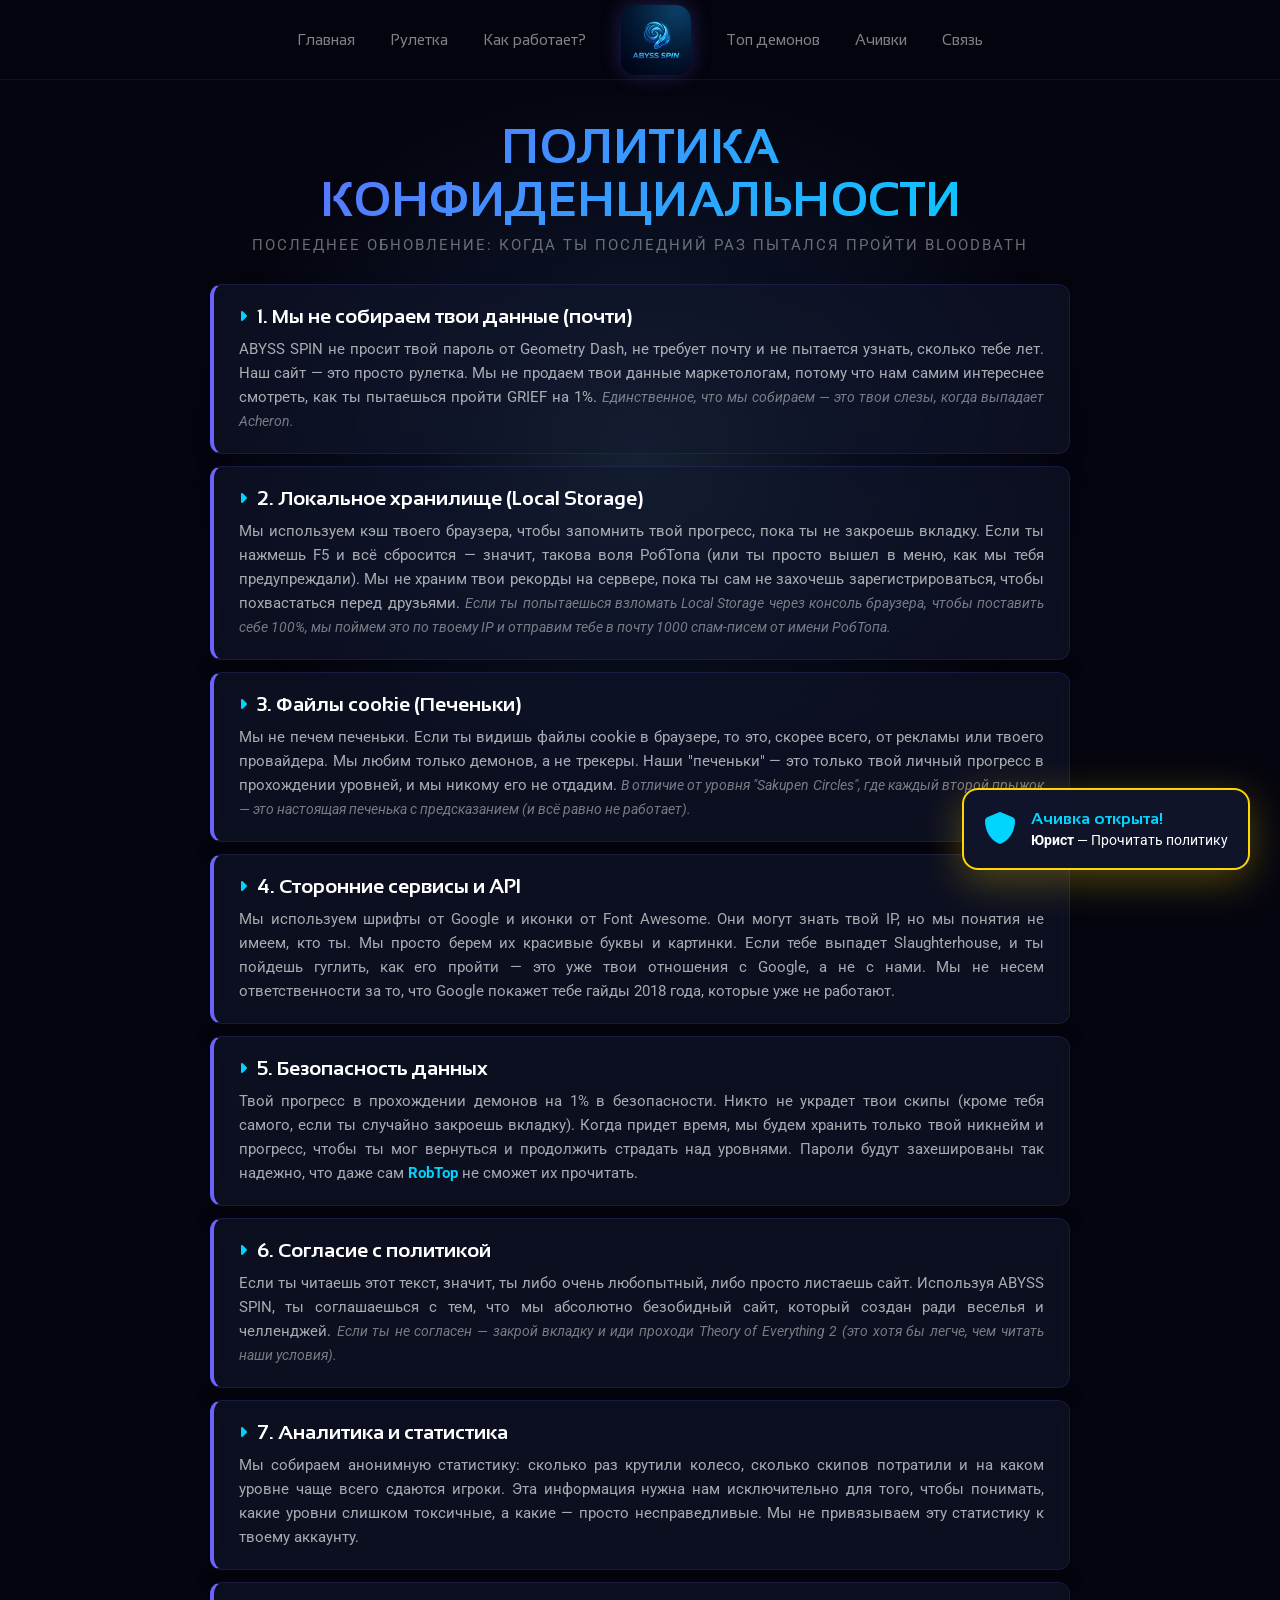
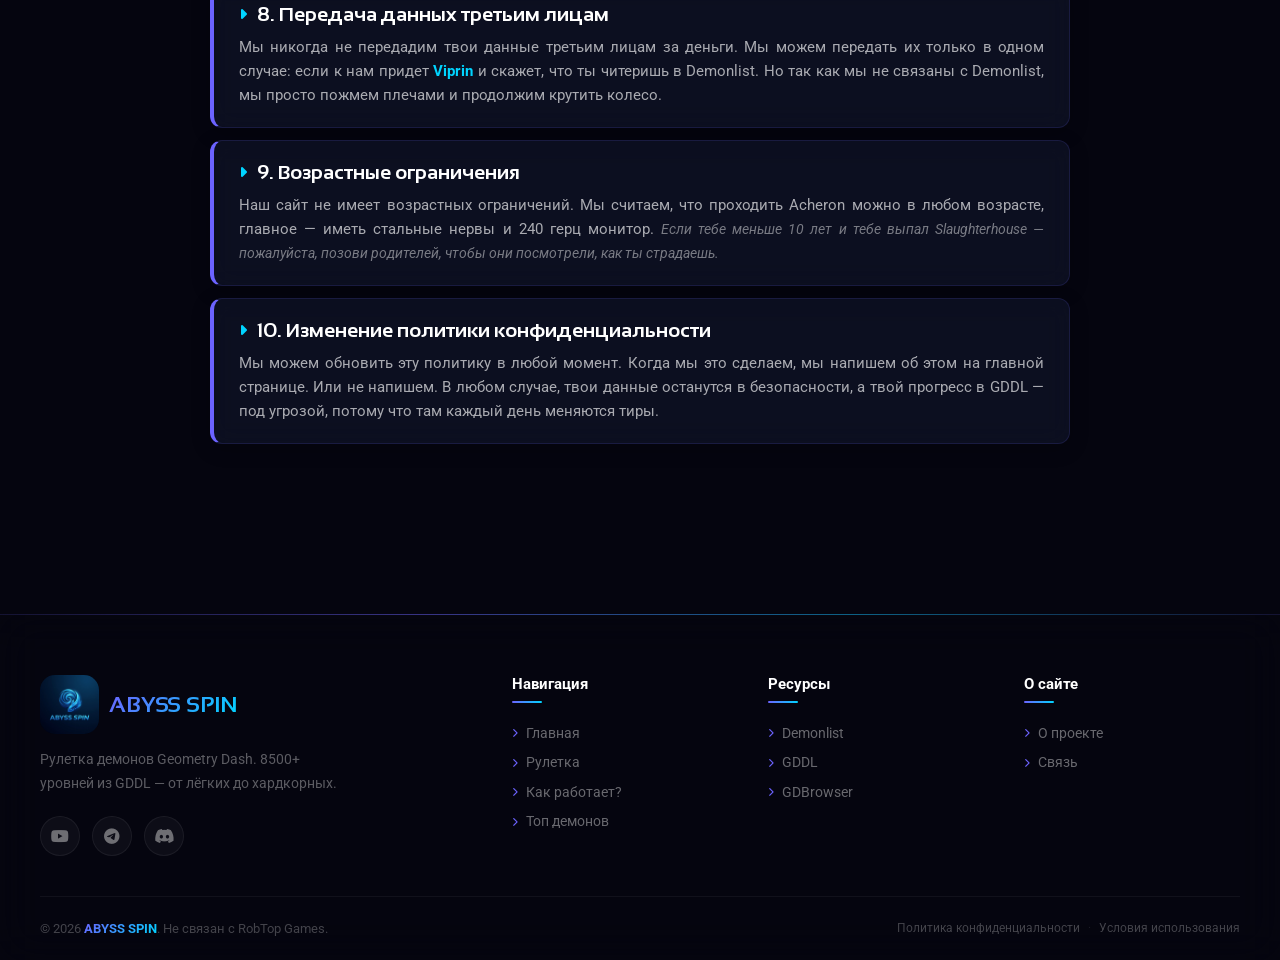
<file: privacy.html>
<!DOCTYPE html>
<html lang="ru">
<head>
    <meta charset="UTF-8">
    <meta name="viewport" content="width=device-width, initial-scale=1.0">
    <link rel="stylesheet" href="https://cdnjs.cloudflare.com/ajax/libs/font-awesome/6.5.1/css/all.min.css">
    <link href="https://fonts.googleapis.com/css2?family=Roboto:wght@400;700;900&family=Sansation:wght@700&display=swap" rel="stylesheet">
    <link rel="stylesheet" href="style/style.css">
    <title>Политика конфиденциальности | ABYSS SPIN</title>
</head>
<body>
    <header class="head">
        <div class="head_p">
            <div class="head_text">
                <a href="index.html">Главная</a>
                <a href="roulette.html">Рулетка</a>
                <a href="how.html">Как работает?</a>
                <div class="img"><img src="img/Gemini_Generated_Image_upjgmjupjgmjupjg.jpg" alt="logo"></div>
                <a href="top.html">Топ демонов</a>
                <a href="achievements.html">Ачивки</a>
                <a href="contact.html">Связь</a>
            </div>
        </div>
    </header>

    <div class="container" style="padding-top: 120px; min-height: 100vh; position: relative; z-index: 2; text-align: left; max-width: 900px;">
        <h1 class="policy-title">ПОЛИТИКА КОНФИДЕНЦИАЛЬНОСТИ</h1>
        <p class="policy-subtitle">Последнее обновление: когда ты последний раз пытался пройти Bloodbath</p>
        
        <div class="policy-content">
            <div class="policy-item">
                <h3>1. Мы не собираем твои данные (почти)</h3>
                <p>ABYSS SPIN не просит твой пароль от Geometry Dash, не требует почту и не пытается узнать, сколько тебе лет. Наш сайт — это просто рулетка. Мы не продаем твои данные маркетологам, потому что нам самим интереснее смотреть, как ты пытаешься пройти GRIEF на 1%. <i>Единственное, что мы собираем — это твои слезы, когда выпадает Acheron.</i></p>
            </div>

            <div class="policy-item">
                <h3>2. Локальное хранилище (Local Storage)</h3>
                <p>Мы используем кэш твоего браузера, чтобы запомнить твой прогресс, пока ты не закроешь вкладку. Если ты нажмешь F5 и всё сбросится — значит, такова воля РобТопа (или ты просто вышел в меню, как мы тебя предупреждали). Мы не храним твои рекорды на сервере, пока ты сам не захочешь зарегистрироваться, чтобы похвастаться перед друзьями. <i>Если ты попытаешься взломать Local Storage через консоль браузера, чтобы поставить себе 100%, мы поймем это по твоему IP и отправим тебе в почту 1000 спам-писем от имени РобТопа.</i></p>
            </div>

            <div class="policy-item">
                <h3>3. Файлы cookie (Печеньки)</h3>
                <p>Мы не печем печеньки. Если ты видишь файлы cookie в браузере, то это, скорее всего, от рекламы или твоего провайдера. Мы любим только демонов, а не трекеры. Наши "печеньки" — это только твой личный прогресс в прохождении уровней, и мы никому его не отдадим. <i>В отличие от уровня "Sakupen Circles", где каждый второй прыжок — это настоящая печенька с предсказанием (и всё равно не работает).</i></p>
            </div>

            <div class="policy-item">
                <h3>4. Сторонние сервисы и API</h3>
                <p>Мы используем шрифты от Google и иконки от Font Awesome. Они могут знать твой IP, но мы понятия не имеем, кто ты. Мы просто берем их красивые буквы и картинки. Если тебе выпадет Slaughterhouse, и ты пойдешь гуглить, как его пройти — это уже твои отношения с Google, а не с нами. Мы не несем ответственности за то, что Google покажет тебе гайды 2018 года, которые уже не работают.</p>
            </div>

            <div class="policy-item">
                <h3>5. Безопасность данных</h3>
                <p>Твой прогресс в прохождении демонов на 1% в безопасности. Никто не украдет твои скипы (кроме тебя самого, если ты случайно закроешь вкладку). Когда придет время, мы будем хранить только твой никнейм и прогресс, чтобы ты мог вернуться и продолжить страдать над уровнями. Пароли будут захешированы так надежно, что даже сам <b>RobTop</b> не сможет их прочитать.</p>
            </div>

            <div class="policy-item">
                <h3>6. Согласие с политикой</h3>
                <p>Если ты читаешь этот текст, значит, ты либо очень любопытный, либо просто листаешь сайт. Используя ABYSS SPIN, ты соглашаешься с тем, что мы абсолютно безобидный сайт, который создан ради веселья и челленджей. <i>Если ты не согласен — закрой вкладку и иди проходи Theory of Everything 2 (это хотя бы легче, чем читать наши условия).</i></p>
            </div>

            <div class="policy-item">
                <h3>7. Аналитика и статистика</h3>
                <p>Мы собираем анонимную статистику: сколько раз крутили колесо, сколько скипов потратили и на каком уровне чаще всего сдаются игроки. Эта информация нужна нам исключительно для того, чтобы понимать, какие уровни слишком токсичные, а какие — просто несправедливые. Мы не привязываем эту статистику к твоему аккаунту.</p>
            </div>

            <div class="policy-item">
                <h3>8. Передача данных третьим лицам</h3>
                <p>Мы никогда не передадим твои данные третьим лицам за деньги. Мы можем передать их только в одном случае: если к нам придет <b>Viprin</b> и скажет, что ты читеришь в Demonlist. Но так как мы не связаны с Demonlist, мы просто пожмем плечами и продолжим крутить колесо.</p>
            </div>

            <div class="policy-item">
                <h3>9. Возрастные ограничения</h3>
                <p>Наш сайт не имеет возрастных ограничений. Мы считаем, что проходить Acheron можно в любом возрасте, главное — иметь стальные нервы и 240 герц монитор. <i>Если тебе меньше 10 лет и тебе выпал Slaughterhouse — пожалуйста, позови родителей, чтобы они посмотрели, как ты страдаешь.</i></p>
            </div>

            <div class="policy-item">
                <h3>10. Изменение политики конфиденциальности</h3>
                <p>Мы можем обновить эту политику в любой момент. Когда мы это сделаем, мы напишем об этом на главной странице. Или не напишем. В любом случае, твои данные останутся в безопасности, а твой прогресс в GDDL — под угрозой, потому что там каждый день меняются тиры.</p>
            </div>
        </div>
    </div>
    <footer class="footer">
    <div class="footer-container">
        <div class="footer-grid">
            <!-- Колонка 1: лого + описание -->
            <div class="footer-col">
                <a href="index.html" class="footer-logo">
                     <img src="img/Gemini_Generated_Image_upjgmjupjgmjupjg.jpg" alt="logo">
                    <span>ABYSS SPIN</span>
                </a>
                <p class="footer-desc">
                    Рулетка демонов Geometry Dash. 8500+ уровней из GDDL — от лёгких до хардкорных.
                </p>
                <div class="footer-social">
                    <a href="#"><i class="fa-brands fa-youtube"></i></a>
                    <a href="#"><i class="fa-brands fa-telegram"></i></a>
                    <a href="#"><i class="fa-brands fa-discord"></i></a>
                </div>
            </div>

            <!-- Колонка 2: навигация -->
            <div class="footer-col">
                <h4>Навигация</h4>
                <ul class="footer-links">
                    <li><a href="index.html"><i class="fa-solid fa-chevron-right"></i> Главная</a></li>
                    <li><a href="roulette.html"><i class="fa-solid fa-chevron-right"></i> Рулетка</a></li>
                    <li><a href="how.html"><i class="fa-solid fa-chevron-right"></i> Как работает?</a></li>
                    <li><a href="top.html"><i class="fa-solid fa-chevron-right"></i> Топ демонов</a></li>
                </ul>
            </div>

            <!-- Колонка 3: ресурсы -->
            <div class="footer-col">
                <h4>Ресурсы</h4>
                <ul class="footer-links">
                    <li><a href="https://demonlist.org/classic" target="_blank"><i class="fa-solid fa-chevron-right"></i> Demonlist</a></li>
                    <li><a href="https://gdladder.com" target="_blank"><i class="fa-solid fa-chevron-right"></i> GDDL</a></li>
                    <li><a href="https://gdbrowser.com" target="_blank"><i class="fa-solid fa-chevron-right"></i> GDBrowser</a></li>
                </ul>
            </div>

            <!-- Колонка 4: инфо (не трогал) -->
            <div class="footer-col">
                <h4>О сайте</h4>
                <ul class="footer-links">
                    <li><a href="#"><i class="fa-solid fa-chevron-right"></i> О проекте</a></li>
                    <li><a href="#"><i class="fa-solid fa-chevron-right"></i> Связь</a></li>
                </ul>
            </div>
        </div>

        <!-- Нижняя линия -->
        <div class="footer-bottom">
            <p>© 2026 <span class="footer-brand">ABYSS SPIN</span>. Не связан с RobTop Games.</p>
            <div class="footer-bottom-links">
                <a href="privacy.html">Политика конфиденциальности</a>
                <span class="divider">·</span>
                <a href="terms.html">Условия использования</a>
            </div>
        </div>
    </div>
    <script src="global.js"></script>
</footer>
</body>
</html>
</file>
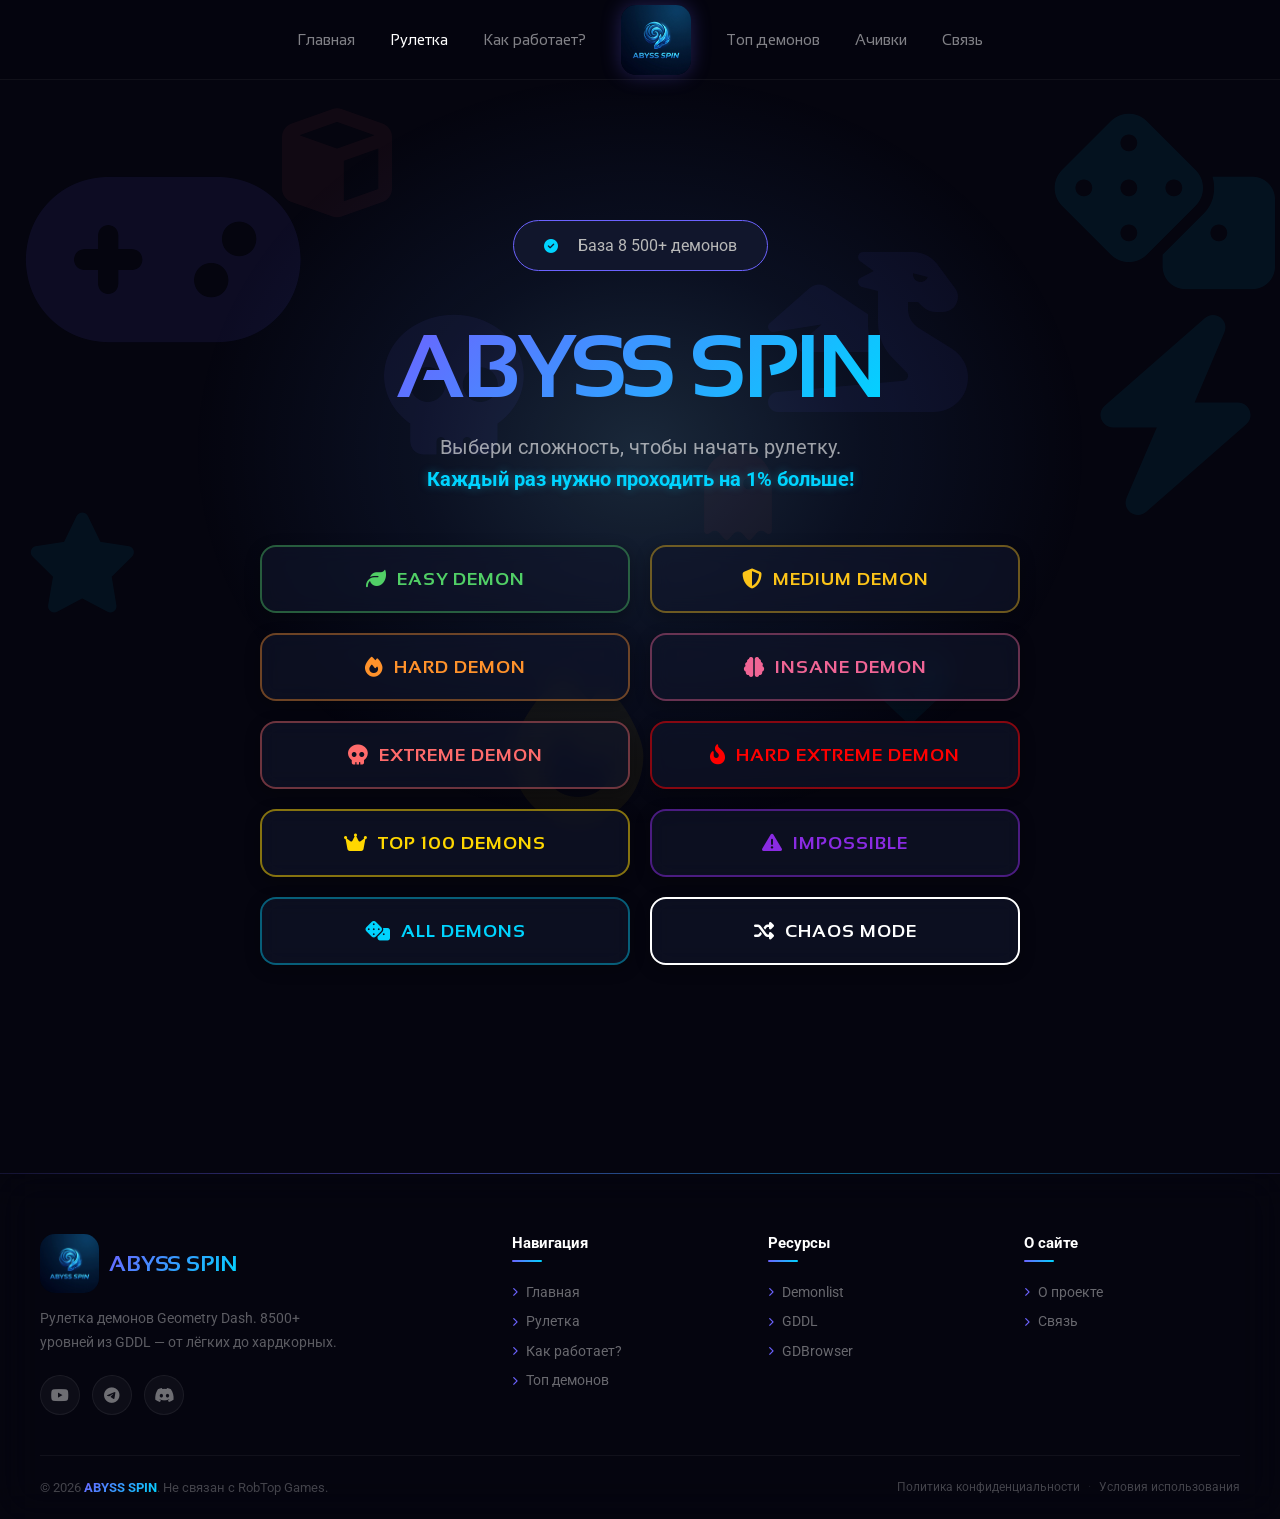
<file: roulette.html>
<!DOCTYPE html>
<html lang="ru">

<head>
    <meta charset="UTF-8">
    <meta name="viewport" content="width=device-width, initial-scale=1.0">
    <link rel="stylesheet" href="https://cdnjs.cloudflare.com/ajax/libs/font-awesome/6.5.1/css/all.min.css">
    <link href="https://fonts.googleapis.com/css2?family=Roboto:wght@400;700;900&family=Sansation:wght@700&display=swap"
        rel="stylesheet">
    <link rel="stylesheet" href="style/style.css">
    <title>ABYSS SPIN</title>
</head>

<body>

    <!-- ФОНОВЫЕ ИКОНКИ -->
    <div class="bg-icons" aria-hidden="true">
        <i class="fa-solid fa-gamepad"></i>
        <i class="fa-solid fa-dice"></i>
        <i class="fa-solid fa-skull"></i>
        <i class="fa-solid fa-bolt"></i>
        <i class="fa-solid fa-cube"></i>
        <i class="fa-solid fa-ghost"></i>
        <i class="fa-solid fa-fire"></i>
        <i class="fa-solid fa-star"></i>
        <i class="fa-solid fa-heart-crack"></i>
        <i class="fa-solid fa-dragon"></i>
    </div>

    <!-- ШАПКА -->
    <header class="head">
        <div class="head_p">
            <div class="head_text">
                <a href="#" id="backToMenu" style="display: none; color: #00d4ff;"><i
                        class="fa-solid fa-arrow-left"></i> В меню</a>
                <a href="index.html">Главная</a>
                <a href="roulette.html" style="color: #fff;">Рулетка</a>
                <a href="how.html">Как работает?</a>
                <div class="img">
                    <img src="img/Gemini_Generated_Image_upjgmjupjgmjupjg.jpg" alt="logo">
                </div>
                <a href="top.html">Топ демонов</a>
                <a href="achievements.html">Ачивки</a>
                <a href="contact.html">Связь</a>
            </div>
        </div>
    </header>

    <!-- ЭКРАН 1: ГЛАВНОЕ МЕНЮ -->
    <div id="menuScreen" class="screen active">
        <div class="container">
            <div class="pod">
                <div class="p">
                    <i class="fa-solid fa-circle-check"></i>
                    <p>База 8 500+ демонов</p>
                </div>
            </div>

            <h1 class="hero-title">ABYSS SPIN</h1>

            <p class="hero-subtitle">
                Выбери сложность, чтобы начать рулетку.<br>
                <span class="highlight">Каждый раз нужно проходить на 1% больше!</span>
            </p>

            <div class="category-grid">
                <button class="cat-btn" data-cat="easy">
                    <i class="fa-solid fa-leaf"></i> Easy Demon
                </button>
                <button class="cat-btn" data-cat="medium">
                    <i class="fa-solid fa-shield-halved"></i> Medium Demon
                </button>
                <button class="cat-btn" data-cat="hard">
                    <i class="fa-solid fa-fire"></i> Hard Demon
                </button>
                <button class="cat-btn" data-cat="insane">
                    <i class="fa-solid fa-brain"></i> Insane Demon
                </button>
                <button class="cat-btn" data-cat="extreme">
                    <i class="fa-solid fa-skull"></i> Extreme Demon
                </button>
                <button class="cat-btn" data-cat="hardextreme">
                    <i class="fa-solid fa-fire-flame-curved"></i> Hard Extreme Demon
                </button>
                <!-- НОВАЯ КАТЕГОРИЯ ТОП-100 -->
                <button class="cat-btn" data-cat="top100">
                    <i class="fa-solid fa-crown"></i> Top 100 demons
                </button>
                <button class="cat-btn" data-cat="impossible">
                    <i class="fa-solid fa-triangle-exclamation"></i> Impossible
                </button>
                <button class="cat-btn" data-cat="all">
                    <i class="fa-solid fa-dice"></i> All demons
                </button>
                <button class="cat-btn" data-cat="chaos"
                    style="border-color: #9b59b6; color: #9b59b6; box-shadow: 0 0 15px rgba(155, 89, 182, 0.3);">
                    <i class="fa-solid fa-shuffle"></i> CHAOS MODE
                </button>

                <!-- Кнопку "Секрет?" не трогаем, она останется скрытой -->
                <button class="cat-btn secret-ninja-btn" id="ninjaBtn">Секрет?</button>
            </div>


        </div>
    </div>

    <!-- ЭКРАН 2: РУЛЕТКА -->
    <div id="gameScreen" class="screen">
        <div class="container">
            <!-- ПАНЕЛЬ СТАТИСТИКИ -->
            <div class="game-stats">
                <div class="stat-item">
                    <span class="stat-label">Скипов:</span>
                    <span class="stat-value" id="skipsText">5</span>
                </div>
                <div class="stat-item">
                    <span class="stat-label">Рекорд:</span>
                    <span class="stat-value" id="bestText">0%</span>
                </div>
                <div class="stat-item">
                    <span class="stat-label">Цель:</span>
                    <span class="stat-value highlight" id="targetText">1%</span>
                </div>
            </div>
            <!-- ИСТОРИЯ ЭФФЕКТОВ -->
            <div id="chaosHistoryBlock"
                style="display: none; margin-bottom: 20px; text-align: center; background: rgba(17,22,44,0.6); padding: 10px 20px; border-radius: 12px; border: 1px solid rgba(155,89,182,0.3);">
                <p
                    style="margin: 0 0 5px 0; font-size: 12px; color: rgba(255,255,255,0.5); text-transform: uppercase; letter-spacing: 1px;">
                    Прошлый эффект:</p>
                <div id="prevEffectText" style="font-size: 14px; color: #9b59b6; margin-bottom: 10px;">—</div>

                <p
                    style="margin: 0 0 5px 0; font-size: 12px; color: rgba(255,255,255,0.5); text-transform: uppercase; letter-spacing: 1px;">
                    Текущий эффект:</p>
                <div id="currEffectText" style="font-size: 16px; font-weight: bold; color: #ffd700;">—</div>
            </div>

            <h2 class="h2" id="currentCategoryTitle">Категория: Все</h2>
            <div id="impossibleRules"
                style="display: none; text-align: center; margin-bottom: 20px; background: rgba(255,0,0,0.1); border: 1px solid #ff0000; padding: 10px; border-radius: 8px; color: #ff6b6b;">
                <i class="fa-solid fa-triangle-exclamation"></i> <b>Условия:</b> Разрешен спидхак! Проходить уровни
                можно с замедлением.
            </div>

            <div class="wheel-container">
                <div class="pointer"></div>
                <div class="wheel" id="wheel"></div>
                <!-- БЛОК РУЛЕТКИ (МЕЛЬКАЕТ НАЗВАНИЯМИ) -->
                <div id="wheelResultBlock" class="wheel-result-block" style="display: none;">
                    <div class="casino-slot">
                        <h3 id="wheelTempName">Название...</h3>
                    </div>
                </div>
            </div>

            <!-- КНОПКА КРУТИТЬ -->
            <button id="spinBtn" class="main-spin-btn">Крутить <i class="fa-solid fa-arrow-right"></i></button>

            <!-- БЛОК РЕЗУЛЬТАТА -->
            <div id="resultBlock" class="result-card">
                <div class="res-header">
                    <h3 id="resName">Название</h3>
                    <span class="res-tier" id="resTier">Tier: 0.00</span>
                </div>
                <div class="res-info">
                    <p>Создатель: <span id="resCreator">Автор</span></p>
                    <div class="id-wrapper">
                        <p>ID уровня: <span id="resId">123456</span></p>
                        <button id="copyIdBtn" class="btn-copy" title="Скопировать ID">
                            <i class="fa-regular fa-copy"></i>
                        </button>
                    </div>
                    <!-- БЛОК ТОПА -->
                    <span id="resTop" class="res-top" style="display: none;">Топ #1</span>
                </div>
                <!-- КНОПКА ПОДЕЛИТЬСЯ -->
                <button id="shareBtn" class="btn-share">
                    <i class="fa-solid fa-share-nodes"></i> Поделиться результатом
                </button>

                <div class="res-actions">
                    <div class="progress-input">
                        <label id="goalLabel">Пройти минимум: 1%</label>
                        <input type="text" id="progressInput" placeholder="Например: 4">
                    </div>

                    <!-- СКИПЫ -->
                    <div class="res-skips-info" style="display: flex; align-items: center; gap: 5px; margin: 0 10px;">
                        <span style="font-size: 14px; color: rgba(255,255,255,0.5);">Скипов:</span>
                        <span id="resSkips" style="font-weight: 700; color: #ff6b6b;">5</span>
                    </div>



                    <!-- КНОПКА ОТМЕНЫ -->

                    <button id="skipBtn" class="btn-skip">Скип</button>
                    <button id="saveBtn" class="btn-save">Сохранить</button>
                </div>
                <div id="secondDemonBlock" style="display: none; margin-top: 20px; padding-top: 20px; border-top: 2px dashed rgba(155,89,182,0.5);">
    <p style="color: #9b59b6; font-weight: bold; margin-bottom: 10px; text-align: center;">ВТОРОЙ ДЕМОН (двойной спин)</p>
    <div class="res-header" style="border-bottom: none; padding-bottom: 5px; margin-bottom: 10px;">
        <h3 id="resName2" style="font-size: 20px;">Название</h3>
        <span class="res-tier" id="resTier2" style="background: rgba(155,89,182,0.15); color: #9b59b6; border-color: #9b59b6;">Tier: 0.00</span>
    </div>
    <div class="res-info" style="margin-bottom: 15px;">
        <p>Создатель: <span id="resCreator2">Автор</span></p>
        <p>ID уровня: <span id="resId2">123456</span></p>
    </div>
    <div class="res-actions" style="margin-top: 10px;">
        <div class="progress-input">
            <label>Пройти минимум: <span id="goalLabel2">1</span>%</label>
            <input type="text" id="progressInput2" placeholder="Например: 5">
        </div>
        <button id="saveSecondBtn" class="btn-save" style="width: 100%; margin-top: 10px;">Сохранить второго</button>
    </div>
</div>
            </div>

            <!-- БЛОК ПРОШЛОГО ПРОГРЕССА -->
            <div id="historyBlock" class="history-card" style="display: none;">
                <p><i class="fa-solid fa-clock-rotate-left"></i> Твой прошлый результат:</p>
                <h4 id="historyName">Название</h4>
                <span id="historyProgress">0%</span>
            </div>
        </div>
    </div>

    <!-- УНИВЕРСАЛЬНОЕ МОДАЛЬНОЕ ОКНО -->
    <div id="customModal" class="modal-overlay">
        <div class="modal-box" id="modalBox">
            <div class="modal-icon" id="modalIcon"><i class="fa-solid fa-triangle-exclamation"></i></div>
            <h3 id="modalTitle">Заголовок</h3>
            <p id="modalText">Текст сообщения</p>
            <div class="modal-actions" id="modalActions" style="display: none;">
                <button id="modalCancelBtn" class="btn-cancel">Остаться</button>
                <button id="modalConfirmBtn" class="btn-confirm">Выйти</button>
            </div>
            <div class="modal-actions" id="modalOkAction" style="display: none;">
                <button id="modalOkBtn" class="btn-save" style="padding: 12px 40px; width: 100%;">Понятно</button>
            </div>
        </div>
    </div>

    <!-- ОКНО ПОБЕДЫ -->
    <div id="winModal" class="modal-overlay">
        <div class="modal-box" style="border-color: #ffd700; box-shadow: 0 0 50px rgba(255, 215, 0, 0.3);">
            <div class="modal-icon" style="color: #ffd700; filter: drop-shadow(0 0 20px rgba(255, 215, 0, 0.6));">
                <i class="fa-solid fa-trophy"></i>
            </div>
            <h3>Поздравляем!</h3>
            <p>Ты прошел рулетку до конца и достиг <b>100%</b>!<br>Ты настоящий мастер Geometry Dash.</p>
            <div class="modal-actions" style="justify-content: center;">
                <button id="winOkBtn" class="btn-save" style="width: 100%; padding: 14px; font-size: 16px;">Начать
                    заново</button>
            </div>
        </div>
    </div>

    <!-- ПОДВАЛ -->
    <footer class="footer">
        <div class="footer-container">
            <div class="footer-grid">
                <div class="footer-col">
                    <a href="index.html" class="footer-logo">
                        <img src="img/Gemini_Generated_Image_upjgmjupjgmjupjg.jpg" alt="logo">
                        <span>ABYSS SPIN</span>
                    </a>
                    <p class="footer-desc">
                        Рулетка демонов Geometry Dash. 8500+ уровней из GDDL — от лёгких до хардкорных.
                    </p>
                    <div class="footer-social">
                        <a href="#"><i class="fa-brands fa-youtube"></i></a>
                        <a href="#"><i class="fa-brands fa-telegram"></i></a>
                        <a href="#"><i class="fa-brands fa-discord"></i></a>
                    </div>
                </div>

                <div class="footer-col">
                    <h4>Навигация</h4>
                    <ul class="footer-links">
                        <li><a href="index.html"><i class="fa-solid fa-chevron-right"></i> Главная</a></li>
                        <li><a href="roulette.html"><i class="fa-solid fa-chevron-right"></i> Рулетка</a></li>
                        <li><a href="how.html"><i class="fa-solid fa-chevron-right"></i> Как работает?</a></li>
                        <li><a href="top.html"><i class="fa-solid fa-chevron-right"></i> Топ демонов</a></li>
                    </ul>
                </div>

                <div class="footer-col">
                    <h4>Ресурсы</h4>
                    <ul class="footer-links">
                        <li><a href="https://demonlist.org/classic" target="_blank"><i
                                    class="fa-solid fa-chevron-right"></i> Demonlist</a></li>
                        <li><a href="https://gdladder.com" target="_blank"><i class="fa-solid fa-chevron-right"></i>
                                GDDL</a></li>
                        <li><a href="https://gdbrowser.com" target="_blank"><i class="fa-solid fa-chevron-right"></i>
                                GDBrowser</a></li>
                    </ul>
                </div>

                <div class="footer-col">
                    <h4>О сайте</h4>
                    <ul class="footer-links">
                        <li><a href="#"><i class="fa-solid fa-chevron-right"></i> О проекте</a></li>
                        <li><a href="#"><i class="fa-solid fa-chevron-right"></i> Связь</a></li>
                    </ul>
                </div>
            </div>

            <div class="footer-bottom">
                <p>© 2026 <span class="footer-brand">ABYSS SPIN</span>. Не связан с RobTop Games.</p>
                <div class="footer-bottom-links">
                    <a href="privacy.html">Политика конфиденциальности</a>
                    <span class="divider">·</span>
                    <a href="terms.html">Условия использования</a>
                </div>
            </div>
        </div>
    </footer>

    <!-- СКРИПТЫ -->
    <script src="global.js"></script>
    <script src="script.js"></script>

    <!-- МОДАЛЬНОЕ ОКНО ХАОСА -->
    <div id="chaosModal" class="modal-overlay" style="z-index: 10000;">
        <div class="modal-box"
            style="border-color: #9b59b6; box-shadow: 0 0 50px rgba(155, 89, 182, 0.5); text-align: center;">
            <div class="modal-icon" id="chaosIcon"
                style="color: #9b59b6; filter: drop-shadow(0 0 20px rgba(155, 89, 182, 0.8)); font-size: 50px; transition: 0.3s;">
                <i class="fa-solid fa-dice"></i>
            </div>
            <h3 style="font-family: 'Sansation', sans-serif; font-size: 28px; color: #fff; margin-bottom: 10px;">РУЛЕТКА
                ПРИКОЛОВ!</h3>
            <p id="chaosText" style="font-size: 20px; color: #9b59b6; font-weight: bold; margin-bottom: 20px;">...</p>

            <!-- КНОПКА ЗАКРЫТИЯ -->
            <button id="chaosOkBtn" class="btn-save"
                style="width: 100%; padding: 14px; font-size: 16px; background: linear-gradient(90deg, #9b59b6, #8e44ad); box-shadow: 0 0 20px rgba(155, 89, 182, 0.4);">ПРИНЯТЬ
                СУДЬБУ</button>
        </div>
    </div>
</body>

</html>
</file>
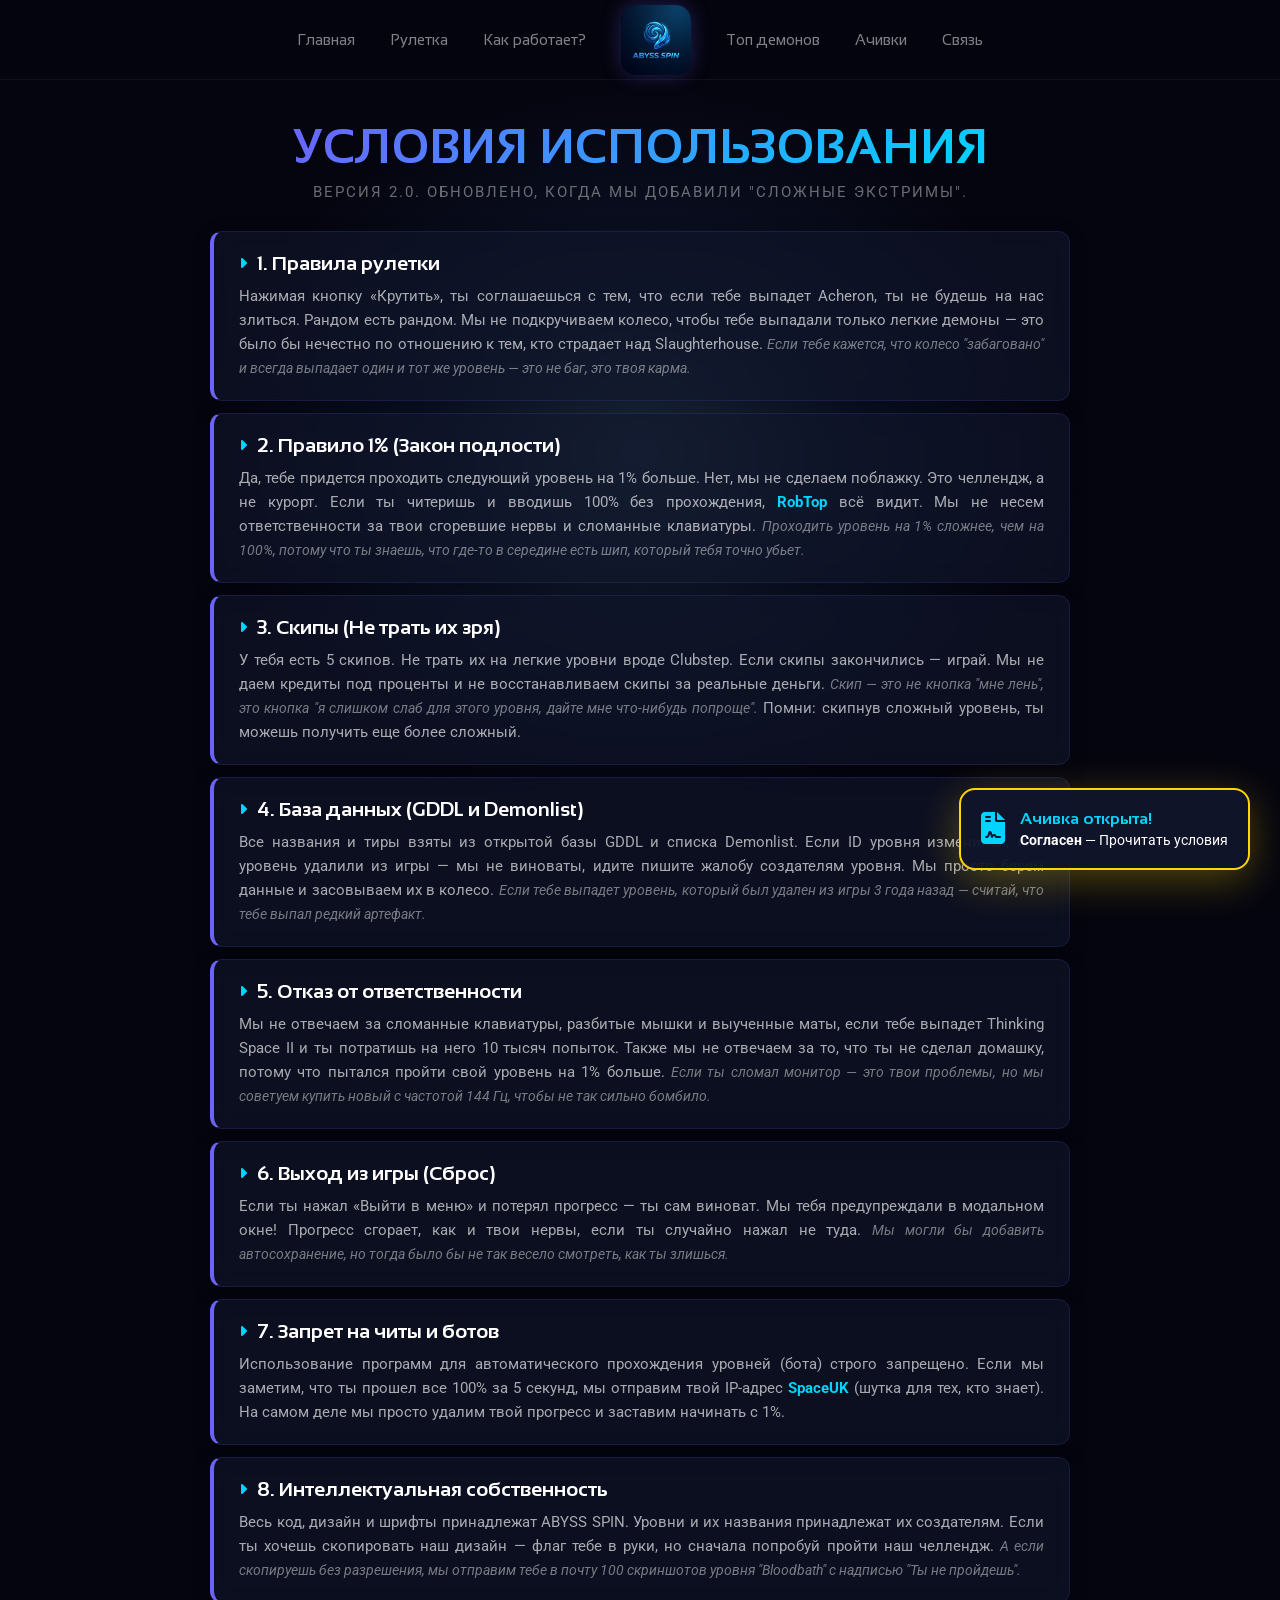
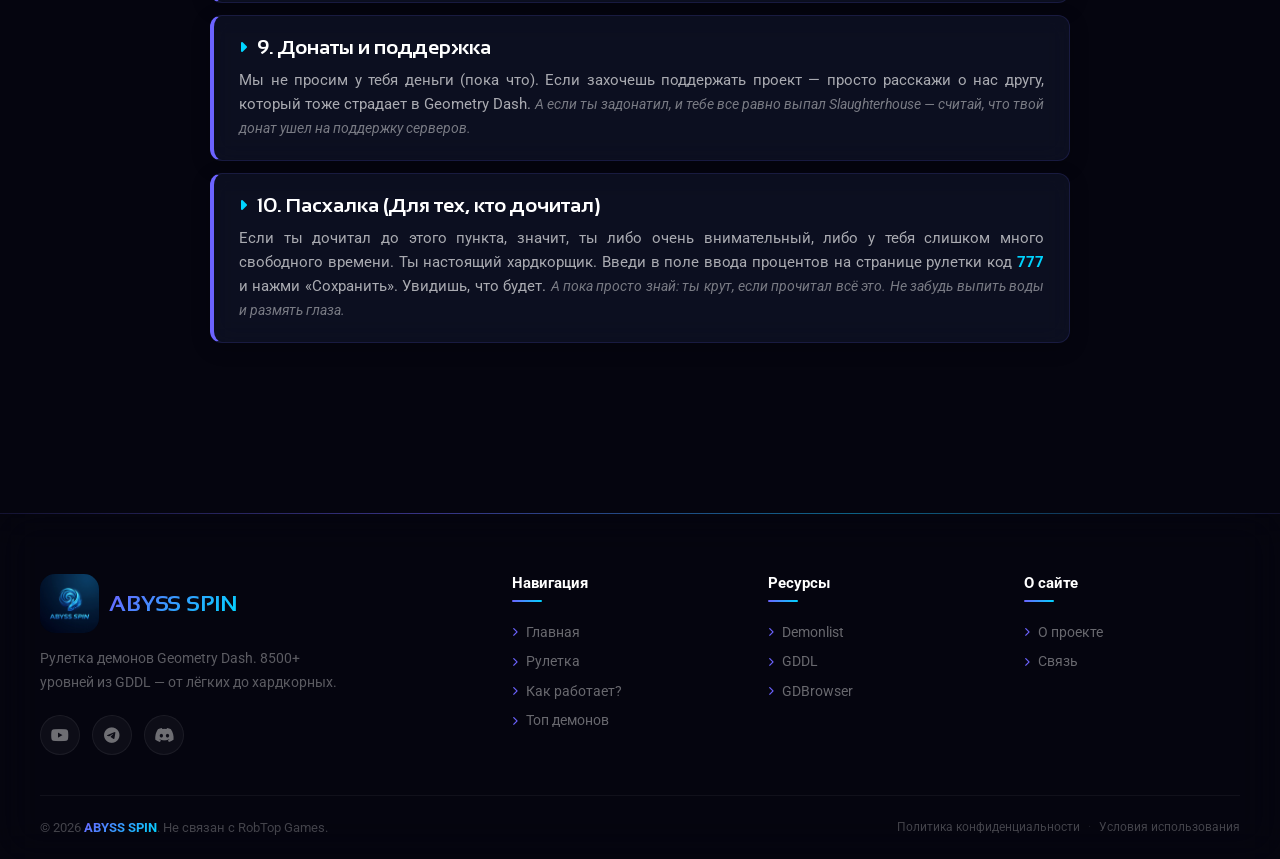
<file: terms.html>
<!DOCTYPE html>
<html lang="ru">
<head>
    <meta charset="UTF-8">
    <meta name="viewport" content="width=device-width, initial-scale=1.0">
    <link rel="stylesheet" href="https://cdnjs.cloudflare.com/ajax/libs/font-awesome/6.5.1/css/all.min.css">
    <link href="https://fonts.googleapis.com/css2?family=Roboto:wght@400;700;900&family=Sansation:wght@700&display=swap" rel="stylesheet">
    <link rel="stylesheet" href="style/style.css">
    <title>Условия использования | ABYSS SPIN</title>
</head>
<body>
    <header class="head">
        <div class="head_p">
            <div class="head_text">
                <a href="index.html">Главная</a>
                <a href="roulette.html">Рулетка</a>
                <a href="how.html">Как работает?</a>
                <div class="img"><img src="img/Gemini_Generated_Image_upjgmjupjgmjupjg.jpg" alt="logo"></div>
                <a href="top.html">Топ демонов</a>
                <a href="achievements.html">Ачивки</a>
                <a href="contact.html">Связь</a>
            </div>
        </div>
    </header>

    <div class="container" style="padding-top: 120px; min-height: 100vh; position: relative; z-index: 2; text-align: left; max-width: 900px;">
        <h1 class="policy-title">УСЛОВИЯ ИСПОЛЬЗОВАНИЯ</h1>
        <p class="policy-subtitle">Версия 2.0. Обновлено, когда мы добавили "Сложные Экстримы".</p>
        
        <div class="policy-content">
            <div class="policy-item">
                <h3>1. Правила рулетки</h3>
                <p>Нажимая кнопку «Крутить», ты соглашаешься с тем, что если тебе выпадет Acheron, ты не будешь на нас злиться. Рандом есть рандом. Мы не подкручиваем колесо, чтобы тебе выпадали только легкие демоны — это было бы нечестно по отношению к тем, кто страдает над Slaughterhouse. <i>Если тебе кажется, что колесо "забаговано" и всегда выпадает один и тот же уровень — это не баг, это твоя карма.</i></p>
            </div>

            <div class="policy-item">
                <h3>2. Правило 1% (Закон подлости)</h3>
                <p>Да, тебе придется проходить следующий уровень на 1% больше. Нет, мы не сделаем поблажку. Это челлендж, а не курорт. Если ты читеришь и вводишь 100% без прохождения, <b>RobTop</b> всё видит. Мы не несем ответственности за твои сгоревшие нервы и сломанные клавиатуры. <i>Проходить уровень на 1% сложнее, чем на 100%, потому что ты знаешь, что где-то в середине есть шип, который тебя точно убьет.</i></p>
            </div>

            <div class="policy-item">
                <h3>3. Скипы (Не трать их зря)</h3>
                <p>У тебя есть 5 скипов. Не трать их на легкие уровни вроде Clubstep. Если скипы закончились — играй. Мы не даем кредиты под проценты и не восстанавливаем скипы за реальные деньги. <i>Скип — это не кнопка "мне лень", это кнопка "я слишком слаб для этого уровня, дайте мне что-нибудь попроще".</i> Помни: скипнув сложный уровень, ты можешь получить еще более сложный.</p>
            </div>

            <div class="policy-item">
                <h3>4. База данных (GDDL и Demonlist)</h3>
                <p>Все названия и тиры взяты из открытой базы GDDL и списка Demonlist. Если ID уровня изменился, или уровень удалили из игры — мы не виноваты, идите пишите жалобу создателям уровня. Мы просто берем данные и засовываем их в колесо. <i>Если тебе выпадет уровень, который был удален из игры 3 года назад — считай, что тебе выпал редкий артефакт.</i></p>
            </div>

            <div class="policy-item">
                <h3>5. Отказ от ответственности</h3>
                <p>Мы не отвечаем за сломанные клавиатуры, разбитые мышки и выученные маты, если тебе выпадет Thinking Space II и ты потратишь на него 10 тысяч попыток. Также мы не отвечаем за то, что ты не сделал домашку, потому что пытался пройти свой уровень на 1% больше. <i>Если ты сломал монитор — это твои проблемы, но мы советуем купить новый с частотой 144 Гц, чтобы не так сильно бомбило.</i></p>
            </div>

            <div class="policy-item">
                <h3>6. Выход из игры (Сброс)</h3>
                <p>Если ты нажал «Выйти в меню» и потерял прогресс — ты сам виноват. Мы тебя предупреждали в модальном окне! Прогресс сгорает, как и твои нервы, если ты случайно нажал не туда. <i>Мы могли бы добавить автосохранение, но тогда было бы не так весело смотреть, как ты злишься.</i></p>
            </div>

            <div class="policy-item">
                <h3>7. Запрет на читы и ботов</h3>
                <p>Использование программ для автоматического прохождения уровней (бота) строго запрещено. Если мы заметим, что ты прошел все 100% за 5 секунд, мы отправим твой IP-адрес <b>SpaceUK</b> (шутка для тех, кто знает). На самом деле мы просто удалим твой прогресс и заставим начинать с 1%.</p>
            </div>

            <div class="policy-item">
                <h3>8. Интеллектуальная собственность</h3>
                <p>Весь код, дизайн и шрифты принадлежат ABYSS SPIN. Уровни и их названия принадлежат их создателям. Если ты хочешь скопировать наш дизайн — флаг тебе в руки, но сначала попробуй пройти наш челлендж. <i>А если скопируешь без разрешения, мы отправим тебе в почту 100 скриншотов уровня "Bloodbath" с надписью "Ты не пройдешь".</i></p>
            </div>

            <div class="policy-item">
                <h3>9. Донаты и поддержка</h3>
                <p>Мы не просим у тебя деньги (пока что). Если захочешь поддержать проект — просто расскажи о нас другу, который тоже страдает в Geometry Dash. <i>А если ты задонатил, и тебе все равно выпал Slaughterhouse — считай, что твой донат ушел на поддержку серверов.</i></p>
            </div>

            <div class="policy-item">
                <h3>10. Пасхалка (Для тех, кто дочитал)</h3>
                <p>Если ты дочитал до этого пункта, значит, ты либо очень внимательный, либо у тебя слишком много свободного времени. Ты настоящий хардкорщик. Введи в поле ввода процентов на странице рулетки код <b>777</b> и нажми «Сохранить». Увидишь, что будет. <i>А пока просто знай: ты крут, если прочитал всё это. Не забудь выпить воды и размять глаза.</i></p>
            </div>
        </div>
    </div>
    <footer class="footer">
    <div class="footer-container">
        <div class="footer-grid">
            <!-- Колонка 1: лого + описание -->
            <div class="footer-col">
                <a href="index.html" class="footer-logo">
                     <img src="img/Gemini_Generated_Image_upjgmjupjgmjupjg.jpg" alt="logo">
                    <span>ABYSS SPIN</span>
                </a>
                <p class="footer-desc">
                    Рулетка демонов Geometry Dash. 8500+ уровней из GDDL — от лёгких до хардкорных.
                </p>
                <div class="footer-social">
                    <a href="#"><i class="fa-brands fa-youtube"></i></a>
                    <a href="#"><i class="fa-brands fa-telegram"></i></a>
                    <a href="#"><i class="fa-brands fa-discord"></i></a>
                </div>
            </div>

            <!-- Колонка 2: навигация -->
            <div class="footer-col">
                <h4>Навигация</h4>
                <ul class="footer-links">
                    <li><a href="index.html"><i class="fa-solid fa-chevron-right"></i> Главная</a></li>
                    <li><a href="roulette.html"><i class="fa-solid fa-chevron-right"></i> Рулетка</a></li>
                    <li><a href="how.html"><i class="fa-solid fa-chevron-right"></i> Как работает?</a></li>
                    <li><a href="top.html"><i class="fa-solid fa-chevron-right"></i> Топ демонов</a></li>
                </ul>
            </div>

            <!-- Колонка 3: ресурсы -->
            <div class="footer-col">
                <h4>Ресурсы</h4>
                <ul class="footer-links">
                    <li><a href="https://demonlist.org/classic" target="_blank"><i class="fa-solid fa-chevron-right"></i> Demonlist</a></li>
                    <li><a href="https://gdladder.com" target="_blank"><i class="fa-solid fa-chevron-right"></i> GDDL</a></li>
                    <li><a href="https://gdbrowser.com" target="_blank"><i class="fa-solid fa-chevron-right"></i> GDBrowser</a></li>
                </ul>
            </div>

            <!-- Колонка 4: инфо (не трогал) -->
            <div class="footer-col">
                <h4>О сайте</h4>
                <ul class="footer-links">
                    <li><a href="#"><i class="fa-solid fa-chevron-right"></i> О проекте</a></li>
                    <li><a href="#"><i class="fa-solid fa-chevron-right"></i> Связь</a></li>
                </ul>
            </div>
        </div>

        <!-- Нижняя линия -->
        <div class="footer-bottom">
            <p>© 2026 <span class="footer-brand">ABYSS SPIN</span>. Не связан с RobTop Games.</p>
            <div class="footer-bottom-links">
                <a href="privacy.html">Политика конфиденциальности</a>
                <span class="divider">·</span>
                <a href="terms.html">Условия использования</a>
            </div>
        </div>
    </div>
</footer>
<script src="global.js"></script>
</body>
</html>
</file>
<file: style/style.css>
/* ============================================================
   БАЗА
   ============================================================ */
* {
    margin: 0;
    padding: 0;
    box-sizing: border-box;
}
/* ГЛОБАЛЬНЫЙ ЗАПРЕТ НА ГОРИЗОНТАЛЬНЫЙ СКРОЛЛ */
html, body {
    overflow-x: hidden !important;
    max-width: 100vw !important;
    position: relative;
}
/* ============================================================
   ИСПРАВЛЕНИЕ ВЫРАВНИВАНИЯ В ТОПЕ ДЕМОНОВ (ПК И ТЕЛЕФОН)
   ============================================================ */
.top-item {
    display: flex !important;
    justify-content: space-between !important; /* Раздвигает текст и тир по краям */
    align-items: center !important; 
    padding: 20px 30px !important;
}

.top-info {
    display: flex !important;
    flex-direction: column !important;
    align-items: flex-start !important; /* Прижимает текст влево */
    text-align: left !important;
}

.top-info h3 {
    text-align: left !important;
    margin: 0 0 5px 0 !important;
}

.top-info p {
    text-align: left !important;
    margin: 0 !important;
}

.top-tier {
    flex-shrink: 0 !important; /* Запрещает цифре сжиматься */
    margin-left: 20px !important;
}
@media (max-width: 768px) {
    /* Уменьшаем заголовки на страницах Политики и Условий */
    .policy-title {
        font-size: 24px !important; /* Делаем шрифт компактнее */
        line-height: 1.3 !important; 
        word-break: break-word !important; /* Если слово не влезает, оно перенесется на новую строку */
        padding: 0 10px !important; /* Отступы по бокам */
        text-align: center !important;
    }
    
    /* Подзаголовок (дата обновления) тоже делаем аккуратнее */
    .policy-subtitle {
        font-size: 12px !important;
        padding: 0 10px !important;
        margin-bottom: 30px !important;
    }
}

@media (max-width: 768px) {
    /* Убеждаемся, что шапка не шире экрана */
    .head {
        width: 100vw !important;
        max-width: 100% !important;
        left: 0 !important;
        right: 0 !important;
    }

    /* Убираем отступы у контейнера, чтобы ничего не выталкивало */
    .container {
        width: 100% !important;
        max-width: 100% !important;
        padding-left: 10px !important;
        padding-right: 10px !important;
        box-sizing: border-box !important;
    }

    /* На странице "Связь" сетка карточек может вылезать */
    .contact-grid {
        display: flex !important;
        flex-direction: column !important;
        width: 100% !important;
    }

    .contact-card {
        width: 100% !important;
        box-sizing: border-box !important;
    }

    /* Фикс самого заголовка "Связь с разработчиком" */
    .hero-title {
        font-size: 26px !important; 
        word-break: break-word !important;
        white-space: normal !important;
        text-align: center !important;
    }
}

body {
    font-family: 'Roboto', sans-serif;
    background: #05050f;
    color: #fff;
    overflow-x: hidden;
    min-height: 100vh;
    position: relative;
}

/* Свечение по центру */
body::before {
    content: '';
    position: fixed;
    inset: 0;
    z-index: -1;
    pointer-events: none;
    background: radial-gradient(ellipse 50% 60% at 50% 50%,
            rgba(120, 200, 255, 0.18) 0%,
            rgba(80, 150, 255, 0.08) 35%,
            transparent 70%);
}

/* ============================================================
   ФОН — ФИГУРЫ
   ============================================================ */
.bg-icons {
    position: fixed;
    top: 0;
    left: 0;
    width: 100%;
    height: 100%;
    pointer-events: none;
    z-index: 0;
    overflow: hidden;
}

.bg-icons i {
    position: absolute;
    animation: floatFigure 10s ease-in-out infinite;
    opacity: 0.35;
    transition: 0.3s;
}

.bg-icons i:nth-child(1) {
    font-size: 220px;
    left: 2%;
    top: 150px;
    animation-delay: 0s;
    color: rgba(108, 99, 255, 0.25);
}

.bg-icons i:nth-child(2) {
    font-size: 180px;
    left: 82%;
    top: 110px;
    animation-delay: 2s;
    color: rgba(0, 212, 255, 0.2);
}

.bg-icons i:nth-child(3) {
    font-size: 140px;
    left: 30%;
    top: 35%;
    animation-delay: 4s;
    color: rgba(108, 99, 255, 0.2);
}

.bg-icons i:nth-child(4) {
    font-size: 200px;
    left: 85%;
    top: 35%;
    animation-delay: 1s;
    color: rgba(0, 212, 255, 0.18);
}

.bg-icons i:nth-child(5) {
    font-size: 110px;
    left: 22%;
    top: 12%;
    animation-delay: 3s;
    color: rgba(255, 107, 107, 0.15);
}

.bg-icons i:nth-child(6) {
    font-size: 90px;
    left: 55%;
    top: 50%;
    animation-delay: 5s;
    color: rgba(255, 107, 107, 0.12);
}

.bg-icons i:nth-child(7) {
    font-size: 150px;
    left: 40%;
    top: 75%;
    animation-delay: 2.5s;
    color: rgba(255, 215, 0, 0.15);
}

.bg-icons i:nth-child(8) {
    font-size: 100px;
    left: 2%;
    top: 57%;
    animation-delay: 1.5s;
    color: rgba(0, 212, 255, 0.18);
}

.bg-icons i:nth-child(9) {
    font-size: 80px;
    left: 68%;
    top: 72%;
    animation-delay: 4.5s;
    color: rgba(0, 212, 255, 0.14);
}

.bg-icons i:nth-child(10) {
    font-size: 160px;
    left: 60%;
    top: 28%;
    animation-delay: 3.5s;
    color: rgba(108, 99, 255, 0.18);
}

@keyframes floatFigure {

    0%,
    100% {
        transform: translateY(0px) rotate(0deg) scale(1);
    }

    25% {
        transform: translateY(-30px) rotate(4deg) scale(1.08);
    }

    50% {
        transform: translateY(-15px) rotate(-3deg) scale(0.92);
    }

    75% {
        transform: translateY(-20px) rotate(2deg) scale(1.05);
    }
}

.bg-icons i:hover {
    opacity: 0.5;
    /* было 0.3 — при ховере становится ярче, а не тусклее */
}

/* ============================================================
   ШАПКА
   ============================================================ */
.head {
    position: fixed;
    top: 0;
    left: 0;
    width: 100%;
    height: 80px;
    display: flex;
    justify-content: center;
    align-items: center;
    z-index: 1000;
    background: rgba(5, 5, 15, 0.7);
    backdrop-filter: blur(20px);
    -webkit-backdrop-filter: blur(20px);
    border-bottom: 1px solid rgba(255, 255, 255, 0.05);
    transition: all 0.5s ease;
}

.head.scrolled {
    background: rgba(5, 5, 15, 0.85);
    border-bottom: 1px solid rgba(108, 99, 255, 0.2);
    box-shadow: 0 4px 40px rgba(108, 99, 255, 0.1);
}

.head_p {
    display: flex;
    justify-content: center;
    align-items: center;
    width: 100%;
    max-width: 1200px;
    height: 100%;
    padding: 0 24px;
    /* margin-right: 25px; — убрал, ломало центровку */
}

.head_text {
    display: flex;
    align-items: center;
    justify-content: center;
    gap: 35px;
    color: rgb(184, 184, 184);
    font-family: 'Sansation', sans-serif;
    font-weight: 400;
    width: 100%;
}

.head_text a {
    color: rgba(255, 255, 255, 0.5);
    text-decoration: none;
    font-size: 15px;
    font-weight: 500;
    position: relative;
    padding: 5px 0;
    transition: 0.3s;
}

.head_text a::after {
    content: '';
    position: absolute;
    bottom: -2px;
    left: 0;
    width: 0;
    height: 2px;
    background: linear-gradient(90deg, #6c63ff, #00d4ff);
    transition: width 0.4s ease;
}

.head_text a:hover {
    color: #fff;
    transform: scale(1.03);
}

.head_text a:hover::after {
    width: 100%;
}

.img img {
    width: 70px;
    border-radius: 15px;
    display: block;
    box-shadow: 0 0 20px rgba(108, 99, 255, 0.3);
    transition: 0.5s;
}

.img img:hover {
    transform: scale(1.05);
    cursor: pointer;
    box-shadow: 0 0 20px rgba(108, 99, 255, 0.3);
}

/* ============================================================
   ГЕРОЙ
   ============================================================ */
.body {
    position: relative;
    z-index: 2;
    display: flex;
    flex-direction: column;
    width: 100%;
    margin-top: 300px;

}

.tt {
    text-align: center;
    font-family: 'Roboto', sans-serif;
}

.tt h1 {
    font-size: 120px;
    font-weight: 900;
    font-family: 'Sansation', sans-serif;
    line-height: 0.9;
    margin-top: 15px;
    margin-bottom: 10px;
    letter-spacing: -4px;
    background: linear-gradient(135deg, #6c63ff, #00d4ff);
    -webkit-background-clip: text;
    background-clip: text;
    -webkit-text-fill-color: transparent;
    color: transparent;
    animation: pulse 3s ease-in-out infinite;
    transition: 0.5s;
}

@keyframes pulse {

    0%,
    100% {
        opacity: 1;
    }

    50% {
        opacity: 0.75;
    }
}

/* ============================================================
   БЕЙДЖ (было .pod + .p)
   ============================================================ */
.pod {
    display: flex;
    justify-content: center;
    align-items: center;
    gap: 8px;
    width: 100%;
    margin-bottom: 30px;
    color: rgb(184, 184, 184);
}

.pod i {
    color: #00d4ff;
    font-size: 14px;
}

/* Сам бейдж-«таблетка» */
.p {
    display: flex;
    align-items: center;
    gap: 20px;
    background-color: #11162c;
    padding: 15px 30px;
    border-radius: 30px;
    border: 1px solid #6c63ff;
    transition: 0.5s;
}

.p:hover {
    transform: translateY(-5px);
    cursor: pointer;
    border-color: #8fd9fc;
    box-shadow: 0 0 20px rgba(108, 99, 255, 0.3);
}

/* ============================================================
   ПОДЗАГОЛОВОК .h2
   ============================================================ */
.h2 {
    margin-top: 23px;
    margin-bottom: 25px;
    font-family: "Mozilla Text", sans-serif;
    font-weight: 300;
    font-size: 23px;
    background: linear-gradient(135deg, #6c63ff, #00d4ff);
    -webkit-background-clip: text;
    background-clip: text;
    -webkit-text-fill-color: transparent;
    color: transparent;
    animation: pulse 3s ease-in-out infinite;
    transition: 0.5s;
}

:is(.h2, .tt h1):hover {
    transform: translateY(-5px);
    cursor: pointer;
}

/* ============================================================
   ПАРАГРАФ .pir
   ============================================================ */
.pir {
    color: rgb(184, 184, 184);
    margin-bottom: 30px;
    line-height: 1.7;
    font-size: large;
    font-family: "Mozilla Text", sans-serif;
    font-weight: 300;
}

/* ============================================================
   КНОПКИ
   ============================================================ */
.bur {
    margin-bottom: 20px;
    display: flex;
    justify-content: center;
    gap: 20px;
}

/* 1 кнопка */
.bur button:nth-child(1) {
    width: 250px;
    height: 55px;
    display: inline-flex;
    align-items: center;
    justify-content: center;
    gap: 6px;
    border: none;
    border-radius: 35px;
    background: linear-gradient(90deg, #6c63ff, #00d4ff);
    color: white;
    font-size: large;
    box-shadow: 2px 0 30px rgba(108, 99, 255, 0.3);
    font-family: "Stack Sans Text", sans-serif;
    font-weight: 600;
    transition: 0.5s;
    cursor: pointer;
}
/* Убираем синий цвет и подчеркивание у ссылок внутри кнопок .bur */
.bur button a {
    color: inherit; /* Берет цвет от самой кнопки (в твоем случае белый или серый) */
    text-decoration: none; /* Убирает подчеркивание */
    display: flex;
    align-items: center;
    width: 100%;
    height: 100%;
    justify-content: center;
}


.bur button:nth-child(1):hover {
    transform: translateY(-5px);
    box-shadow: 2px 0 30px rgba(108, 99, 255, 0.6);
}

/* 2 кнопка */
.bur button:nth-child(2) {
    width: 190px;
    height: 45px;
    display: inline-flex;
    align-items: center;
    justify-content: center;
    gap: 6px;
    border-radius: 30px;
    background: transparent;
    color: rgb(124, 124, 124);
    font-size: large;
    border: 0.5px solid #53535388;
    font-family: "Stack Sans Text", sans-serif;
    font-weight: 600;
    transition: 0.5s;
    margin-top: 4px;
    cursor: pointer;
   
}

.bur button:nth-child(2):hover {
    transform: translateY(-5px);
    background-color: #11162c;
    border: 1px solid #313f7e;
}

/* Стрелки */
.right,
.right1 {
    display: inline-block;
    margin-left: 6px;
    transition: transform 0.3s ease;
}

.bur button:nth-child(1):hover .right,
.bur button:nth-child(2):hover .right1 {
    transform: translateX(10px);
}

/* ============================================================
   РАЗДЕЛИТЕЛИ
   ============================================================ */
.tt::after {
    content: "";
    display: block;
    width: 500px;
    max-width: 90%;
    /* чтобы не вылезала на телефоне */
    height: 1px;
    background: rgba(255, 255, 255, 0.2);
    margin: 50px auto 0;
}

/* ============================================================
   СТАТЫ
   ============================================================ */
.stats {
    display: flex;
    justify-content: center;
    margin-top: 40px;
    width: 100%;
    padding: 0 20px;
}

.stata {
    display: flex;
    gap: 24px;
    flex-wrap: wrap;
    justify-content: center;
    width: 100%;
    max-width: 900px;
}

.stata>div {
    flex: 1;
    min-width: 180px;
    max-width: 260px;
    padding: 28px 20px;
    text-align: center;
    background: rgba(255, 255, 255, 0.03);
    backdrop-filter: blur(12px);
    -webkit-backdrop-filter: blur(12px);
    border: 1px solid rgba(108, 99, 255, 0.15);
    border-radius: 16px;
    transition: transform 0.3s ease, border-color 0.3s ease, box-shadow 0.3s ease;
    cursor: default;
}

.stata>div:hover {
    transform: translateY(-6px);
    border-color: rgba(108, 99, 255, 0.35);
    box-shadow: 0 10px 40px rgba(108, 99, 255, 0.15);
}

.stata .num {
    display: block;
    font-size: 32px;
    font-weight: 900;
    font-family: 'Sansation', sans-serif;
    background: linear-gradient(135deg, #6c63ff, #00d4ff);
    -webkit-background-clip: text;
    background-clip: text;
    -webkit-text-fill-color: transparent;
    color: transparent;
    margin-bottom: 8px;
    line-height: 1.1;
}

.stata p {
    margin: 0;
    font-size: 14px;
    color: rgba(255, 255, 255, 0.5);
    letter-spacing: 0.5px;
}

.body::after {
    content: "";
    display: block;
    width: 100%;
    height: 1px;
    background: rgba(255, 255, 255, 0.14);
    margin-top: 100px;
}
/* Линия внизу — было margin-top: 10% (уезжало), стало px */
 

/* ============================================================
   ИНФА
   ============================================================ */

.heroic {
    display: flex;
    justify-content: center;
    align-items: start;
    width: 100%;
    width: 100%;

    margin-top: 100px;
}

.text_h {
    text-align: center;

}

.text_h h2 {
    font-size: 50px;
    font-weight: 900;
    font-family: 'Sansation', sans-serif;

    margin-top: 15px;
    margin-bottom: 10px;

    background: linear-gradient(135deg, #6c63ff, #00d4ff);
    -webkit-background-clip: text;
    background-clip: text;
    -webkit-text-fill-color: transparent;
    color: transparent;
    animation: pulse 3s ease-in-out infinite;
    transition: 0.5s;
}

.text_h h3 {
    margin-top: 30px;
    margin-bottom: 50px;
    font-size: 22px;
    color: rgb(179, 179, 179);
    font-weight: 900;
    font-family: 'Sansation', sans-serif;
    transition: 0.5s;



}

.text_h h2:hover {
    transform: translateY(-5px);
    cursor: pointer;
    border-color: #8fd9fc;
    text-shadow: 0 0 20px rgba(108, 99, 255, 0.3);
}

.text_h h3:hover {
    transform: translateY(-5px);
    cursor: pointer;

}

.punctss {
    display: flex;
    gap: 60px;
    justify-content: center;

}

:is(.p11, .p22, .p33, .p44) {
    text-align: center;
    font-size: large;
    background: rgba(255, 255, 255, 0.05);
    /* полупрозрачный фон */
    backdrop-filter: blur(12px);
    /* размытие того, что ЗА элементом */
    -webkit-backdrop-filter: blur(12px);
    /* для Safari */
    border: 1px solid rgba(108, 99, 255, 0.15);
    border-radius: 16px;
    width: 150px;
    height: 140px;
    padding-top: 30px;
    transition: 0.5s;
}

.punctss span {
    display: block;
    font-size: 32px;
    font-weight: 900;
    font-family: 'Sansation', sans-serif;
    background: linear-gradient(135deg, #6c63ff, #00d4ff);
    -webkit-background-clip: text;
    background-clip: text;
    -webkit-text-fill-color: transparent;
    color: transparent;
    margin-bottom: 8px;
    line-height: 1.1;
}

.punctss p {
    margin: 0;
    font-size: 16px;
    color: rgba(255, 255, 255, 0.5);
    letter-spacing: 0.5px;
    line-height: 1.4;
}

:is(.p11, .p22, .p33, .p44):hover {
       transform: translateY(-6px);
    border-color: rgba(108, 99, 255, 0.35);
    box-shadow: 0 10px 40px rgba(108, 99, 255, 0.15);
}
.gt::after {
    content: "";
    display: block;
    width: 100%;
    height: 1px;
    background: rgba(255, 255, 255, 0.14);
    margin-top: 150px;
}
.ht::after {
    content: "";
    display: block;
    width: 100%;
    height: 1px;
    background: rgba(255, 255, 255, 0.14);
    margin-top: 150px;
}
/* ============================================================
   Вопросы
   ============================================================ */
.faq {
    margin-top: 100px;
    padding: 0 20px;
    text-align: center;
    position: relative;
    z-index: 2;
}
.section-sub{
    margin-bottom: 30px;
    margin-top: 20px;
        font-size: 24px;
    color: rgb(179, 179, 179);
    font-weight: 900;
    font-family: 'Sansation', sans-serif;
    transition: 0.5s;

}
.section-title{
    font-size: 50px;
    font-weight: 900;
    font-family: 'Sansation', sans-serif;

    margin-top: 15px;
    margin-bottom: 10px;

    background: linear-gradient(135deg, #6c63ff, #00d4ff);
    -webkit-background-clip: text;
    background-clip: text;
    -webkit-text-fill-color: transparent;
    color: transparent;
    animation: pulse 3s ease-in-out infinite;
    transition: 0.5s;
}
.section-sub:hover{
   transform: translateY(-5px);
    cursor: pointer;
}
.section-title:hover{
     
      transform: translateY(-5px);
    cursor: pointer;
    border-color: #8fd9fc;
    text-shadow: 0 0 20px rgba(108, 99, 255, 0.3);

}

.faq-grid {
    display: flex;
    flex-direction: column;
    gap: 14px;
    max-width: 800px;
    margin: 0 auto;
}

.faq-item {
    background: rgba(255, 255, 255, 0.03);
    backdrop-filter: blur(12px);
    -webkit-backdrop-filter: blur(12px);
    border: 1px solid rgba(108, 99, 255, 0.15);
    border-radius: 14px;
    padding: 18px 24px;
    text-align: left;
    cursor: pointer;
    transition: border-color 0.3s ease, box-shadow 0.3s ease;
}

.faq-item:hover {
    border-color: rgba(108, 99, 255, 0.35);
    box-shadow: 0 6px 30px rgba(108, 99, 255, 0.1);
}

.faq-question {
    display: flex;
    align-items: center;
    gap: 14px;
    font-weight: 600;
    font-size: 16px;
    color: #fff;
}

.faq-question i {
    color: #6c63ff;
    font-size: 13px;
    transition: transform 0.3s ease;
    flex-shrink: 0;
}

.faq-item.active .faq-question i {
    transform: rotate(90deg);   /* стрелка поворачивается вниз */
    color: #00d4ff;
}

.faq-answer {
    max-height: 0;
    overflow: hidden;
    transition: max-height 0.4s ease, margin-top 0.3s ease;
    margin-top: 0;
}

.faq-item.active .faq-answer {
    max-height: 300px;          /* достаточно для текста */
    margin-top: 14px;
}

.faq-answer p {
    margin: 0;
    font-size: 14px;
    line-height: 1.7;
    color: rgba(255, 255, 255, 0.5);
    padding-left: 27px;         /* выравнивание под текстом вопроса */
}
/* ============================================================
   Подвал
   ============================================================ */
.footer {
    margin-top: 120px;
    padding: 60px 20px 24px;
    background: rgba(5, 5, 15, 0.6);
    backdrop-filter: blur(20px);
    -webkit-backdrop-filter: blur(20px);
    border-top: 1px solid rgba(108, 99, 255, 0.15);
    position: relative;
    z-index: 2;
    
}

.footer::before {
    content: '';
    position: absolute;
    top: -1px;
    left: 0;
    width: 100%;
    height: 1px;
    background: linear-gradient(90deg, transparent, rgba(108, 99, 255, 0.4), rgba(0, 212, 255, 0.4), transparent);
}

.footer-container {
    max-width: 1200px;
    margin: 0 auto;
}

.footer-grid {
    display: grid;
    grid-template-columns: 2fr 1fr 1fr 1fr;
    gap: 40px;
    padding-bottom: 40px;
    border-bottom: 1px solid rgba(255, 255, 255, 0.05);
}

/* Лого */
.footer-logo {
    display: inline-flex;
    align-items: center;
    gap: 10px;
    text-decoration: none;
    font-family: 'Sansation', sans-serif;
    margin-bottom: 14px;
}

.footer-logo img{
   width: 59px;
   border-radius: 15px;
}

.footer-logo span {
    font-weight: 900;
    font-size: 22px;
    background: linear-gradient(135deg, #6c63ff, #00d4ff);
    -webkit-background-clip: text;
    background-clip: text;
    -webkit-text-fill-color: transparent;
}

.footer-desc {
    color: rgba(255, 255, 255, 0.35);
    font-size: 14px;
    line-height: 1.7;
    margin-bottom: 20px;
    max-width: 300px;
}

/* Соцсети */
.footer-social {
    display: flex;
    gap: 12px;
}

.footer-social a {
    display: flex;
    align-items: center;
    justify-content: center;
    width: 40px;
    height: 40px;
    background: rgba(255, 255, 255, 0.04);
    border: 1px solid rgba(255, 255, 255, 0.06);
    border-radius: 50%;
    color: rgba(255, 255, 255, 0.4);
    font-size: 16px;
    transition: all 0.3s ease;
    text-decoration: none;
}

.footer-social a:hover {
    background: rgba(108, 99, 255, 0.12);
    border-color: rgba(108, 99, 255, 0.3);
    color: #00d4ff;
    transform: translateY(-3px);
}

/* Заголовки колонок */
.footer-col h4 {
    font-size: 15px;
    font-weight: 700;
    color: #fff;
    margin-bottom: 18px;
    position: relative;
    padding-bottom: 10px;
}

.footer-col h4::after {
    content: '';
    position: absolute;
    bottom: 0;
    left: 0;
    width: 30px;
    height: 2px;
    background: linear-gradient(90deg, #6c63ff, #00d4ff);
    border-radius: 2px;
}

/* Ссылки */
.footer-links {
    list-style: none;
    padding: 0;
    margin: 0;
}

.footer-links li {
    margin-bottom: 10px;
}

.footer-links a {
    color: rgba(255, 255, 255, 0.4);
    text-decoration: none;
    font-size: 14px;
    display: inline-flex;
    align-items: center;
    gap: 8px;
    transition: all 0.3s ease;
}

.footer-links a i {
    font-size: 9px;
    color: #6c63ff;
    transition: transform 0.3s ease;
}

.footer-links a:hover {
    color: #fff;
}

.footer-links a:hover i {
    transform: translateX(4px);
    color: #00d4ff;
}

/* Нижняя часть */
.footer-bottom {
    display: flex;
    justify-content: space-between;
    align-items: center;
    padding-top: 24px;
    flex-wrap: wrap;
    gap: 12px;
}

.footer-bottom p {
    color: rgba(255, 255, 255, 0.25);
    font-size: 13px;
    margin: 0;
}

.footer-brand {
    background: linear-gradient(135deg, #6c63ff, #00d4ff);
    -webkit-background-clip: text;
    background-clip: text;
    -webkit-text-fill-color: transparent;
    font-weight: 700;
}

.footer-bottom-links {
    display: flex;
    align-items: center;
    gap: 8px;
}

.footer-bottom-links a {
    color: rgba(255, 255, 255, 0.25);
    text-decoration: none;
    font-size: 12px;
    transition: 0.3s;
}

.footer-bottom-links a:hover {
    color: rgba(255, 255, 255, 0.6);
}

.footer-bottom-links .divider {
    color: rgba(255, 255, 255, 0.1);
    font-size: 12px;
}
/* ============================================================
   СТРАНИЦЫ (МЕНЮ И РУЛЕТКА)
   ============================================================ */
.screen {
    display: none;
    padding-top: 120px; 
    min-height: 100vh;
    position: relative;
    z-index: 2; 
}

.screen.active {
    display: block;
    margin-top: 100px;
}

.container {
    display: flex;
    flex-direction: column;
    align-items: center;
    max-width: 800px;
    margin: 0 auto;
    text-align: center;
    padding: 0 20px;
}

/* --- ГЛАВНОЕ МЕНЮ --- */
.hero-title {
    font-family: 'Sansation', sans-serif;
    font-size: 90px;
    line-height: 1;
    margin: 20px 0;
    letter-spacing: -3px;
    background: linear-gradient(135deg, #6c63ff, #00d4ff);
    -webkit-background-clip: text;
    -webkit-text-fill-color: transparent;
    animation: pulse 3s ease-in-out infinite;
}

.hero-subtitle {
    font-family: 'Roboto', sans-serif;
    font-size: 20px;
    color: rgba(255, 255, 255, 0.6);
    line-height: 1.6;
    margin-bottom: 50px;
}

.hero-subtitle .highlight {
    color: #00d4ff;
    font-weight: 700;
    text-shadow: 0 0 10px rgba(0, 212, 255, 0.4);
}

.category-grid {
    display: grid;
    grid-template-columns: repeat(3, 1fr);
    gap: 20px;
    width: 100%;
    max-width: 900px;
}

.cat-btn {
    padding: 24px 20px;
    background: rgba(255, 255, 255, 0.03);
    border: 1px solid rgba(108, 99, 255, 0.3);
    border-radius: 16px;
    color: #fff;
    font-size: 18px;
    font-weight: 700;
    cursor: pointer;
    transition: 0.3s;
    backdrop-filter: blur(12px);
}

.cat-btn:hover {
    background: rgba(108, 99, 255, 0.15);
    border-color: #6c63ff;
    transform: translateY(-5px);
    box-shadow: 0 10px 30px rgba(108, 99, 255, 0.3);
}

/* --- РУЛЕТКА --- */
#currentCategoryTitle {
    font-size: 32px;
    font-family: 'Sansation', sans-serif;
    margin-bottom: 20px;
    color: #00d4ff;
    text-shadow: 0 0 15px rgba(0, 212, 255, 0.4);
}

/* Панель статов */
.game-stats {
    display: flex;
    justify-content: center;
    gap: 40px;
    margin-bottom: 30px;
    background: rgba(255, 255, 255, 0.03);
    padding: 15px 40px;
    border-radius: 20px;
    border: 1px solid rgba(108, 99, 255, 0.2);
    backdrop-filter: blur(12px);
}

.stat-item {
    display: flex;
    flex-direction: column;
    align-items: center;
}

.stat-label {
    font-size: 13px;
    color: rgba(255, 255, 255, 0.5);
    text-transform: uppercase;
    letter-spacing: 1px;
}

.stat-value {
    font-size: 26px;
    font-weight: 900;
    color: #fff;
    font-family: 'Sansation', sans-serif;
}

.stat-value.highlight {
    color: #00d4ff;
    text-shadow: 0 0 10px rgba(0, 212, 255, 0.4);
}

/* Колесо */
.wheel-container {
    position: relative;
    width: 400px;
    height: 400px;
    margin: 0 auto 40px auto;
}

.wheel {
    width: 100%;
    height: 100%;
    border-radius: 50%;
    border: 4px solid rgba(108, 99, 255, 0.6);
    box-shadow: 0 0 40px rgba(108, 99, 255, 0.3);
    transition: transform 4s cubic-bezier(0.17, 0.67, 0.12, 0.99);
    position: relative;
}

.pointer {
    position: absolute;
    top: -20px;
    left: 50%;
    transform: translateX(-50%);
    width: 0;
    height: 0;
    border-left: 20px solid transparent;
    border-right: 20px solid transparent;
    border-top: 35px solid #00d4ff;
    z-index: 10;
    filter: drop-shadow(0 0 10px #00d4ff);
}

.wheel-label {
    position: absolute;
    top: 50%;
    left: 50%;
    transform-origin: 0 0;
    font-size: 12px;
    font-weight: 700;
    color: #fff;
    text-shadow: 0 2px 4px rgba(0,0,0,1);
    white-space: nowrap;
    pointer-events: none;
    max-width: 90px;
    overflow: hidden;
    text-overflow: ellipsis;
}

.main-spin-btn {
    padding: 15px 50px;
    font-size: 20px;
    font-weight: 700;
    color: #fff;
    background: linear-gradient(90deg, #6c63ff, #00d4ff);
    border: none;
    border-radius: 50px;
    cursor: pointer;
    box-shadow: 0 0 30px rgba(108, 99, 255, 0.4);
    transition: 0.3s;
    margin-bottom: 20px;
}

.main-spin-btn:hover:not(:disabled) { transform: scale(1.05); }
.main-spin-btn:disabled { opacity: 0.5; cursor: not-allowed; }

/* --- КАРТОЧКА РЕЗУЛЬТАТА --- */
.result-card {
    width: 100%;
    max-width: 650px;
    background: rgba(17, 22, 44, 0.8);
    backdrop-filter: blur(12px);
    border: 1px solid rgba(0, 212, 255, 0.3);
    border-radius: 16px;
    padding: 25px;
    display: none;
    text-align: left;
}

.result-card.show {
    display: block;
    animation: slideUp 0.4s ease;
}

@keyframes slideUp {
    from { opacity: 0; transform: translateY(20px); }
    to { opacity: 1; transform: translateY(0); }
}

.res-header {
    display: flex;
    justify-content: space-between;
    align-items: center;
    border-bottom: 1px solid rgba(255, 255, 255, 0.1);
    padding-bottom: 15px;
    margin-bottom: 20px;
}

.res-header h3 { font-size: 24px; font-family: 'Sansation', sans-serif; margin: 0; }

.res-tier {
    background: rgba(0, 212, 255, 0.15);
    color: #00d4ff;
    padding: 6px 16px;
    border-radius: 20px;
    font-weight: bold;
    font-size: 15px;
    border: 1px solid rgba(0, 212, 255, 0.3);
}

/* --- СТИЛИ ДЛЯ БЛОКА С РЕЗУЛЬТАТОМ --- */

/* Верхняя строка (Создатель и ID) */
.res-info {
    display: flex;
    align-items: center;
    gap: 30px; /* Расстояние между создателем и ID */
    color: rgba(255, 255, 255, 0.5);
    font-size: 15px;
    margin-bottom: 25px;
    flex-wrap: wrap; /* Если не влезет на телефоне - перенесется */
}

.res-info p {
    margin: 0;
    display: flex;
    align-items: center;
    gap: 5px;
}

/* Нижняя строка (Поле ввода, скипы, кнопки) */
.res-actions {
    display: flex;
    align-items: center; /* Выравниваем всё по центру по вертикали */
    gap: 15px; /* Расстояние между элементами */
    width: 100%;
    flex-wrap: wrap; /* На всякий случай, чтобы не вылезало */
}

/* Поле ввода процентов */
.progress-input {
    flex: 1; /* Занимает свободное место */
    min-width: 100px;
    display: flex;
    flex-direction: column;
    gap: 8px;
}

/* Блок со скипами */
.res-skips-info {
    display: flex;
    align-items: center;
    gap: 5px;
    margin: 0 10px;
    white-space: nowrap; /* Чтобы текст "Скипов: 5" не переносился */
}

/* Кнопки */
.btn-undo, .btn-skip, .btn-save {
    height: 48px;
    padding: 0 20px;
    border-radius: 10px;
    font-weight: 600;
    font-size: 15px;
    cursor: pointer;
    transition: 0.3s;
    display: inline-flex;
    align-items: center;
    justify-content: center;
    flex-shrink: 0; /* Запрещаем кнопкам сжиматься */
}
@media (max-width: 768px) {
    .res-actions {
        flex-direction: column; /* На телефоне выстраиваем в столбик */
        align-items: stretch;
        gap: 10px;
    }
    
    .res-skips-info {
        justify-content: center;
        margin: 5px 0;
    }
    
    .btn-undo, .btn-skip, .btn-save {
        width: 100%;
    }
}

.res-actions {
    display: flex;
    gap: 15px;
    align-items: flex-end;
    width: 100%;
}

.progress-input {
    flex: 1;
    display: flex;
    flex-direction: column;
    gap: 8px;
    min-width: 0; 
}

.progress-input label { font-size: 13px; color: rgba(255, 255, 255, 0.6); }

.progress-input input {
    padding: 14px;
    background: rgba(255, 255, 255, 0.05);
    border: 1px solid rgba(108, 99, 255, 0.3);
    border-radius: 10px;
    color: #fff;
    font-size: 16px;
    outline: none;
}

.progress-input input:focus { border-color: #00d4ff; }

.btn-skip, .btn-save {
    flex-shrink: 0;
    padding: 14px 24px;
    border-radius: 10px;
    font-weight: 600;
    font-size: 15px;
    cursor: pointer;
    transition: 0.3s;
    border: none;
    height: 48px;
    display: inline-flex;
    align-items: center;
    justify-content: center;
    white-space: nowrap;
}

.btn-skip { background: transparent; border: 1px solid #ff6b6b; color: #ff6b6b; }
.btn-skip:hover { background: rgba(255, 107, 107, 0.1); }
.btn-save { background: linear-gradient(90deg, #6c63ff, #00d4ff); color: #fff; }
.btn-save:hover { box-shadow: 0 0 20px rgba(0, 212, 255, 0.4); }

/* --- КАРТОЧКА ИСТОРИИ --- */
.history-card {
    width: 100%;
    max-width: 650px;
    margin-top: 20px;
    padding: 15px 20px;
    background: rgba(0, 212, 255, 0.05);
    border: 1px dashed rgba(0, 212, 255, 0.4);
    border-radius: 16px;
    text-align: center;
    animation: slideUp 0.5s ease;
}

.history-card p { font-size: 13px; color: rgba(255, 255, 255, 0.5); margin-bottom: 5px; text-transform: uppercase; letter-spacing: 1px; }
.history-card h4 { font-size: 18px; color: #fff; margin-bottom: 5px; }
.history-card span { font-size: 22px; font-weight: 900; color: #00d4ff; text-shadow: 0 0 15px rgba(0, 212, 255, 0.5); }

/* ============================================================
   УНИВЕРСАЛЬНОЕ МОДАЛЬНОЕ ОКНО (Одно на всё!)
   ============================================================ */
.modal-overlay {
    position: fixed;
    inset: 0;
    background: rgba(5, 5, 15, 0.85);
    backdrop-filter: blur(8px);
    -webkit-backdrop-filter: blur(8px);
    z-index: 9999;
    display: flex;
    justify-content: center;
    align-items: center;
    opacity: 0;
    pointer-events: none;
    transition: opacity 0.3s ease;
}

.modal-overlay.show {
    opacity: 1;
    pointer-events: auto;
}

.modal-box {
    background: #11162c;
    border: 1px solid rgba(108, 99, 255, 0.4);
    border-radius: 20px;
    padding: 30px 40px;
    max-width: 450px;
    width: 90%;
    text-align: center;
    box-shadow: 0 20px 50px rgba(0, 0, 0, 0.6);
    transform: translateY(20px) scale(0.95);
    transition: transform 0.3s cubic-bezier(0.17, 0.67, 0.12, 0.99);
}

.modal-overlay.show .modal-box {
    transform: translateY(0) scale(1);
}

.modal-icon {
    font-size: 40px;
    color: #ff6b6b;
    margin-bottom: 15px;
    filter: drop-shadow(0 0 15px rgba(255, 107, 107, 0.4));
}

.modal-box h3 {
    font-family: 'Sansation', sans-serif;
    font-size: 24px;
    color: #fff;
    margin-bottom: 10px;
}

.modal-box p {
    font-size: 15px;
    color: rgba(255, 255, 255, 0.5);
    margin-bottom: 25px;
    line-height: 1.5;
}

.modal-actions {
    display: flex;
    gap: 15px;
    justify-content: center;
}

.btn-cancel {
    background: rgba(255, 255, 255, 0.05);
    border: 1px solid rgba(255, 255, 255, 0.1);
    color: #fff;
    padding: 12px 24px;
    border-radius: 12px;
    font-weight: 700;
    cursor: pointer;
    transition: 0.3s;
}

.btn-cancel:hover { background: rgba(255, 255, 255, 0.1); }

.btn-confirm {
    background: linear-gradient(90deg, #ff6b6b, #d92f2f);
    color: #fff;
    padding: 12px 24px;
    border-radius: 12px;
    font-weight: 700;
    border: none;
    cursor: pointer;
    transition: 0.3s;
}

.btn-confirm:hover { transform: scale(1.05); box-shadow: 0 0 20px rgba(255, 107, 107, 0.4); }

.cat-btn[data-cat="hardextreme"]:hover {
    background: rgba(255, 107, 107, 0.15);
    border-color: #ff6b6b;
    box-shadow: 0 10px 30px rgba(255, 107, 107, 0.3);
}
/* ============================================================
   СТРАНИЦА ТОП ДЕМОНОВ
   ============================================================ */
.top-list {
    display: grid;
    grid-template-columns: repeat(auto-fill, minmax(300px, 1fr));
    gap: 20px;
    width: 100%;
    max-width: 1000px;
    margin: 0 auto;
}

.top-item {
    background: rgba(17, 22, 44, 0.8);
    border: 1px solid rgba(108, 99, 255, 0.3);
    border-radius: 12px;
    padding: 20px;
    display: flex;
    justify-content: space-between;
    align-items: center;
    transition: 0.3s;
    backdrop-filter: blur(12px);
}

.top-item:hover {
    transform: translateY(-5px);
    border-color: #00d4ff;
    box-shadow: 0 10px 30px rgba(0, 212, 255, 0.15);
}

.top-info h3 {
    font-family: 'Sansation', sans-serif;
    font-size: 20px;
    color: #fff;
    margin-bottom: 5px;
}

.top-info p {
    font-size: 14px;
    color: rgba(255, 255, 255, 0.5);
}

.top-tier {
    background: rgba(0, 212, 255, 0.1);
    color: #00d4ff;
    padding: 8px 15px;
    border-radius: 8px;
    font-weight: 900;
    font-family: 'Sansation', sans-serif;
    font-size: 18px;
    border: 1px solid rgba(0, 212, 255, 0.3);
}

/* Подсветка топ-1, топ-2 и топ-3 */
.top-item:nth-child(1) { border-color: #ffd700; }
.top-item:nth-child(1) .top-tier { color: #ffd700; border-color: #ffd700; background: rgba(255, 215, 0, 0.1); }
.top-item:nth-child(2) { border-color: #c0c0c0; }
.top-item:nth-child(2) .top-tier { color: #c0c0c0; border-color: #c0c0c0; background: rgba(192, 192, 192, 0.1); }
.top-item:nth-child(3) { border-color: #cd7f32; }
.top-item:nth-child(3) .top-tier { color: #cd7f32; border-color: #cd7f32; background: rgba(205, 127, 50, 0.1); }
/* ============================================================
   СТРАНИЦА "КАК РАБОТАЕТ"
   ============================================================ */
.how-grid {
    display: grid;
    grid-template-columns: repeat(auto-fit, minmax(300px, 1fr));
    gap: 25px;
    width: 100%;
    max-width: 1000px;
    margin: 0 auto;
}

.how-card {
    background: rgba(255, 255, 255, 0.03);
    backdrop-filter: blur(12px);
    -webkit-backdrop-filter: blur(12px);
    border: 1px solid rgba(108, 99, 255, 0.15);
    border-radius: 16px;
    padding: 30px 25px;
    text-align: left;
    transition: 0.3s;
}

.how-card:hover {
    transform: translateY(-5px);
    border-color: rgba(108, 99, 255, 0.4);
    box-shadow: 0 10px 30px rgba(108, 99, 255, 0.1);
}

.how-icon {
    width: 50px;
    height: 50px;
    background: linear-gradient(135deg, #6c63ff, #00d4ff);
    border-radius: 12px;
    display: flex;
    align-items: center;
    justify-content: center;
    font-size: 24px;
    color: #fff;
    margin-bottom: 20px;
    box-shadow: 0 0 20px rgba(108, 99, 255, 0.3);
}

.how-card h3 {
    font-family: 'Sansation', sans-serif;
    font-size: 20px;
    color: #fff;
    margin-bottom: 10px;
}

.how-card p {
    font-size: 15px;
    color: rgba(255, 255, 255, 0.6);
    line-height: 1.6;
}

.how-card b {
    color: #00d4ff;
}
/* Контейнер для всех карточек */
.policy-content {
    display: flex;
    flex-direction: column;
    gap: 12px; /* Вот тут было 30px, а стало 12px */
    width: 100%;
    max-width: 900px;
    margin: 0 auto 50px auto;
}

/* Сама карточка с текстом */
.policy-item {
    background: rgba(17, 22, 44, 0.6);
    backdrop-filter: blur(12px);
    border: 1px solid rgba(108, 99, 255, 0.15);
    border-left: 4px solid #6c63ff;
    border-radius: 12px;
    padding: 20px 25px; /* Вот тут было 30px 40px, а стало 20px 25px */
    transition: all 0.3s ease;
    box-shadow: 0 5px 20px rgba(0, 0, 0, 0.2);
}

.policy-item:hover {
    background: rgba(17, 22, 44, 0.85);
    border-left-color: #00d4ff;
    border-color: rgba(0, 212, 255, 0.3);
    transform: translateX(5px); /* Убрал прыжок вверх, теперь просто сдвиг вправо */
    box-shadow: 0 10px 30px rgba(108, 99, 255, 0.15);
}

.policy-item h3 {
    font-family: 'Sansation', sans-serif;
    font-size: 20px;
    color: #fff;
    margin: 0 0 10px 0; /* Убрал большие отступы, оставил только 10px снизу */
    display: flex;
    align-items: center;
    gap: 10px;
}

.policy-item h3::before {
    content: '\f0da';
    font-family: 'Font Awesome 6 Free';
    font-weight: 900;
    color: #00d4ff;
    font-size: 16px;
}

.policy-item p {
    font-family: 'Roboto', sans-serif;
    font-size: 15px;
    color: rgba(255, 255, 255, 0.65);
    line-height: 1.6; /* Уменьшил раздутие строк (было 1.9) */
    margin: 0;
    text-align: justify;
}

.policy-item p b { color: #00d4ff; font-weight: 700; }
.policy-item p i { color: rgba(255, 255, 255, 0.45); font-size: 14px; }

.policy-title {
    font-family: 'Sansation', sans-serif;
    font-size: 48px;
    margin-bottom: 10px;
    background: linear-gradient(135deg, #6c63ff, #00d4ff);
    -webkit-background-clip: text;
    -webkit-text-fill-color: transparent;
    text-align: center;
}

.policy-subtitle {
    color: rgba(255, 255, 255, 0.4);
    font-size: 15px;
    text-align: center;
    margin-bottom: 30px; /* Уменьшил отступ перед карточками (было 50px) */
    text-transform: uppercase;
    letter-spacing: 2px;
}
/* ============================================================
   СТРАНИЦА АЧИВОК
   ============================================================ */
.ach-controls {
    display: flex;
    justify-content: space-between;
    align-items: center;
    background: rgba(255, 255, 255, 0.03);
    border: 1px solid rgba(108, 99, 255, 0.2);
    padding: 15px 25px;
    border-radius: 12px;
    margin-bottom: 30px;
    width: 100%;
}

.ach-progress-text {
    font-family: 'Sansation', sans-serif;
    font-size: 20px;
    color: #fff;
}

.ach-progress-text span {
    color: #00d4ff;
}

.btn-reset {
    background: rgba(255, 107, 107, 0.1);
    border: 1px solid #ff6b6b;
    color: #ff6b6b;
    padding: 10px 20px;
    border-radius: 8px;
    font-weight: 600;
    cursor: pointer;
    transition: 0.3s;
}

.btn-reset:hover {
    background: rgba(255, 107, 107, 0.2);
    box-shadow: 0 0 15px rgba(255, 107, 107, 0.3);
}

.achievements-grid {
    display: grid;
    grid-template-columns: repeat(auto-fill, minmax(300px, 1fr));
    gap: 20px;
    width: 100%;
}

.ach-card {
    background: rgba(17, 22, 44, 0.6);
    border: 1px solid rgba(108, 99, 255, 0.15);
    border-radius: 16px;
    padding: 20px;
    display: flex;
    align-items: center;
    gap: 15px;
    text-align: left;
    transition: 0.3s;
    position: relative;
}

.ach-card.unlocked {
    border-color: #ffd700;
    background: rgba(255, 215, 0, 0.05);
    box-shadow: 0 0 20px rgba(255, 215, 0, 0.1);
}

.ach-card.locked {
    opacity: 0.4;
    filter: grayscale(1);
}

.ach-icon {
    width: 60px;
    height: 60px;
    border-radius: 12px;
    background: rgba(255, 255, 255, 0.05);
    display: flex;
    align-items: center;
    justify-content: center;
    font-size: 28px;
    flex-shrink: 0;
}

.ach-card.unlocked .ach-icon {
    background: linear-gradient(135deg, #ffd700, #ff8c00);
    color: #11162c;
    box-shadow: 0 0 15px rgba(255, 215, 0, 0.4);
}

.ach-info h3 {
    font-family: 'Sansation', sans-serif;
    font-size: 18px;
    color: #fff;
    margin-bottom: 5px;
}

.ach-info p {
    font-size: 13px;
    color: rgba(255, 255, 255, 0.5);
    margin: 0;
    line-height: 1.4;
}

/* Всплывающее уведомление */
.achievement-popup {
    position: fixed;
    bottom: 30px;
    right: 30px;
    background: rgba(17, 22, 44, 0.95);
    border: 2px solid #ffd700;
    border-radius: 16px;
    padding: 20px;
    display: flex;
    align-items: center;
    gap: 15px;
    z-index: 10000;
    box-shadow: 0 10px 40px rgba(255, 215, 0, 0.3);
    transform: translateX(150%);
    transition: transform 0.5s cubic-bezier(0.17, 0.67, 0.12, 0.99);
}

.achievement-popup.show { transform: translateX(0); }
.achievement-popup .popup-icon { font-size: 32px; color: #ffd700; }
.achievement-popup .popup-text h4 { font-family: 'Sansation', sans-serif; font-size: 16px; color: #ffd700; margin: 0 0 5px 0; }
.achievement-popup .popup-text p { font-size: 14px; color: #fff; margin: 0; }
/* ============================================================
   КАТЕГОРИИ АЧИВОК (ЦВЕТА И СЕТКА)
   ============================================================ */

/* Контейнер для карточек внутри одной категории */
.ach-category-grid {
    display: grid;
    grid-template-columns: repeat(auto-fill, minmax(300px, 1fr));
    gap: 20px;
    width: 100%;
    margin-bottom: 40px;
}

/* Общий стиль заголовков */
.ach-category-title {
    font-family: 'Sansation', sans-serif;
    font-size: 28px;
    text-align: left;
    margin-bottom: 20px;
    padding-bottom: 10px;
    border-bottom: 2px solid;
    width: 100%;
}

/* Цвета для каждой категории */
.cat-easy { color: #51cf66; border-color: rgba(81, 207, 102, 0.3); }
.cat-medium { color: #fcc419; border-color: rgba(252, 196, 25, 0.3); }
.cat-hard { color: #ff922b; border-color: rgba(255, 146, 43, 0.3); }
.cat-veryhard { color: #f06595; border-color: rgba(240, 101, 149, 0.3); }
.cat-impossible { color: #ff6b6b; border-color: rgba(255, 107, 107, 0.3); text-shadow: 0 0 10px rgba(255, 107, 107, 0.3); }

/* Цвета иконок в зависимости от категории (когда ачивка открыта) */
.ach-card.unlocked.cat-easy .ach-icon { background: linear-gradient(135deg, #51cf66, #2b8a3e); color: #fff; border-color: #51cf66; }
.ach-card.unlocked.cat-medium .ach-icon { background: linear-gradient(135deg, #fcc419, #e67700); color: #fff; border-color: #fcc419; }
.ach-card.unlocked.cat-hard .ach-icon { background: linear-gradient(135deg, #ff922b, #d9480f); color: #fff; border-color: #ff922b; }
.ach-card.unlocked.cat-veryhard .ach-icon { background: linear-gradient(135deg, #f06595, #a61e4d); color: #fff; border-color: #f06595; }
.ach-card.unlocked.cat-impossible .ach-icon { background: linear-gradient(135deg, #ff6b6b, #c92a2a); color: #fff; border-color: #ff6b6b; box-shadow: 0 0 15px rgba(255, 107, 107, 0.5); }
/* Шкала прогресса ачивок */
.ach-progress-bar {
    width: 100%;
    height: 6px;
    background: rgba(255, 255, 255, 0.1);
    border-radius: 10px;
    margin-top: 10px;
    overflow: hidden;
}

.ach-progress-fill {
    height: 100%;
    background: #00d4ff;
    border-radius: 10px;
    transition: width 0.3s ease;
}
/* ============================================================
   СТРАНИЦА СВЯЗИ
   ============================================================ */
.contact-grid {
    display: grid;
    grid-template-columns: repeat(auto-fit, minmax(250px, 1fr));
    gap: 25px;
    width: 100%;
    margin-bottom: 40px;
}

.contact-card {
    background: rgba(17, 22, 44, 0.6);
    backdrop-filter: blur(12px);
    border: 1px solid rgba(255, 255, 255, 0.1);
    border-radius: 20px;
    padding: 40px 25px;
    text-decoration: none;
    transition: all 0.3s ease;
    display: flex;
    flex-direction: column;
    align-items: center;
}

.contact-card:hover {
    transform: translateY(-10px);
}

/* Иконки */
.contact-icon {
    width: 70px;
    height: 70px;
    border-radius: 50%;
    display: flex;
    align-items: center;
    justify-content: center;
    font-size: 32px;
    color: #fff;
    margin-bottom: 20px;
    transition: 0.3s;
}

.contact-card h3 {
    font-family: 'Sansation', sans-serif;
    font-size: 24px;
    color: #fff;
    margin-bottom: 10px;
}

.contact-card p {
    font-size: 14px;
    color: rgba(255, 255, 255, 0.5);
    line-height: 1.5;
    margin-bottom: 25px;
    flex-grow: 1;
}

.contact-btn {
    padding: 10px 25px;
    border-radius: 30px;
    font-weight: 700;
    font-size: 14px;
    color: #fff;
    background: rgba(255, 255, 255, 0.1);
    transition: 0.3s;
}

/* Стили для конкретных мессенджеров */
.tg-card:hover { border-color: #0088cc; box-shadow: 0 0 30px rgba(0, 136, 204, 0.2); }
.tg-card .contact-icon { background: linear-gradient(135deg, #0088cc, #00a2e8); }
.tg-card:hover .contact-btn { background: #0088cc; }

.wa-card:hover { border-color: #25D366; box-shadow: 0 0 30px rgba(37, 211, 102, 0.2); }
.wa-card .contact-icon { background: linear-gradient(135deg, #25D366, #128C7E); }
.wa-card:hover .contact-btn { background: #25D366; }

.max-card:hover { border-color: #8a2be2; box-shadow: 0 0 30px rgba(138, 43, 226, 0.2); }
.max-card .contact-icon { background: linear-gradient(135deg, #8a2be2, #9400d3); }
.max-card:hover .contact-btn { background: #8a2be2; }

/* Плашка снизу */
.contact-note {
    display: inline-flex;
    align-items: center;
    gap: 10px;
    background: rgba(255, 255, 255, 0.03);
    border: 1px dashed rgba(255, 255, 255, 0.1);
    padding: 15px 25px;
    border-radius: 12px;
    color: rgba(255, 255, 255, 0.4);
    font-size: 13px;
}

.contact-note i {
    color: #51cf66;
    font-size: 16px;
}
/* ============================================================
   АНИМАЦИЯ ПРИ СКРОЛЛЕ
   ============================================================ */
.reveal {
    opacity: 0;
    transform: translateY(50px); /* Сдвинуты вниз */
    transition: all 0.8s cubic-bezier(0.17, 0.67, 0.12, 0.99);
}

.reveal.active {
    opacity: 1;
    transform: translateY(0); /* Встают на место */
}
/* Цвета для секретной категории */
.cat-secret { color: #c4baff; border-color: rgba(196, 186, 255, 0.3); }

/* Иконки секретных ачивок (когда открыты) */
.ach-card.unlocked.cat-secret .ach-icon { 
    background: linear-gradient(135deg, #c4baff, #6c63ff); 
    color: #fff; 
    border-color: #c4baff; 
    box-shadow: 0 0 15px rgba(196, 186, 255, 0.5); 
}
/* Цвет для золотой категории */
.cat-gold { color: #ffd700; border-color: rgba(255, 215, 0, 0.3); text-shadow: 0 0 10px rgba(255, 215, 0, 0.3); }

/* Золотая карточка */
.ach-card.ach-gold {
    border-color: #ffd700;
    background: rgba(255, 215, 0, 0.05);
    box-shadow: 0 0 20px rgba(255, 215, 0, 0.2);
}
.ach-card.ach-gold .ach-icon {
    background: linear-gradient(135deg, #ffd700, #ff8c00);
    color: #11162c;
}
/* ============================================================
   ГЛОБАЛЬНЫЙ АДАПТИВ ДЛЯ ВСЕГО САЙТА
   ============================================================ */

/* --- ПЛАНШЕТЫ И НОУТБУКИ (до 1024px) --- */
@media (max-width: 1024px) {
    .hero-title { font-size: 80px; }
    .wheel-container { width: 360px; height: 360px; }
    .category-grid { grid-template-columns: repeat(2, 1fr); }
    .top-list { grid-template-columns: repeat(2, 1fr); }
}

/* --- ТЕЛЕФОНЫ И МАЛЕНЬКИЕ ПЛАНШЕТЫ (до 768px) --- */
@media (max-width: 768px) {
    /* 1. ГЛАВНАЯ СТРАНИЦА */
    .tt h1 { font-size: 50px; letter-spacing: -1px; }
    .h2 h2 { font-size: 20px; }
    .pir p { font-size: 15px; }
    .bur { flex-direction: column; align-items: center; gap: 10px; }
    .bur button { width: 100% !important; max-width: 300px; }
    .stata { flex-direction: column; gap: 15px; }
    .stata > div { width: 100%; max-width: 100%; }
    .punctss { flex-wrap: wrap; gap: 15px; }
    :is(.p11, .p22, .p33, .p44) { width: 45%; min-width: 130px; }
    
     .head {
        height: auto !important; 
        padding: 10px 0 !important;
        position: fixed !important;
        top: 0;
        left: 0;
        width: 100%;
        z-index: 1000;
        background: rgba(5, 5, 15, 0.9);
        backdrop-filter: blur(10px);
    }

    .head_p {
        display: flex !important;
        justify-content: center !important;
        padding: 0 !important;
    }

    .head_text {
        display: flex !important;
        flex-direction: row !important; /* ССЫЛКИ В РЯД */
        flex-wrap: wrap !important; /* Если не влезут - перенос на след строку */
        justify-content: center !important;
        align-items: center !important;
        gap: 12px !important; /* Маленький отступ между ссылками */
        width: 100%;
    }

    /* Скрываем картинку из общего потока, чтобы поставить её сверху */
    .img {
        order: -1; /* Ставим логотип самым первым */
        width: 100%; 
        display: flex;
        justify-content: center;
        margin-bottom: 10px; /* Отступ от лого до ссылок */
    }

    .img img {
        width: 55px !important;
        border-radius: 12px;
    }

    .head_text a {
        font-size: 13px !important; /* Уменьшаем шрифт, чтобы все влезли */
        padding: 0 !important;
        white-space: nowrap; /* Запрещаем переносить слова внутри одной ссылки */
    }

    /* --- ОТСТУП ДЛЯ КОНТЕНТА, ЧТОБЫ ШАПКА ЕГО НЕ ЗАКРЫВАЛА --- */
    #menuScreen, #gameScreen, .container, .body {
        padding-top: 140px !important; 
    }
    /* 3. РУЛЕТКА */
        /* --- ИСПРАВЛЕНИЕ ТЕКСТА В КОЛЕСЕ --- */
      /* --- РУЛЕТКА --- */
    .wheel-container {
        width: 320px !important; 
        height: 320px !important;
        margin: 20px auto !important;
    }

 

    .game-stats { gap: 15px; padding: 10px 20px; }
    .stat-value { font-size: 18px; }
    .stat-label { font-size: 11px; }
    .res-actions { flex-direction: column; align-items: stretch; }
    .btn-skip, .btn-save { width: 100%; margin-top: 10px; }
    .res-info { flex-direction: column; gap: 10px; }
    
    /* 4. ТОП ДЕМОНОВ */
    .top-list { grid-template-columns: 1fr; }
    .top-item { padding: 15px; }
    
    /* 5. АЧИВКИ */
    .ach-category-grid { grid-template-columns: 1fr; }
    .ach-controls { flex-direction: column; gap: 15px; align-items: center; text-align: center; }
    
    /* 6. КАК ИГРАТЬ И FAQ */
    .how-grid { grid-template-columns: 1fr; }
    .faq-question { font-size: 14px; }
    .faq-answer p { font-size: 13px; }

    /* 7. ПОЛИТИКА И УСЛОВИЯ */
    .policy-item { padding: 15px 20px; }
    .policy-item h3 { font-size: 18px; }
    .policy-item p { font-size: 14px; line-height: 1.6; text-align: left; }
    .policy-title { font-size: 32px; }

    /* 8. ФУТЕР */
    .footer-grid { grid-template-columns: 1fr; gap: 30px; text-align: center; }
    .footer-logo { justify-content: center; }
    .footer-social { justify-content: center; }
    .footer-col h4::after { left: 50%; transform: translateX(-50%); }
    .footer-bottom { flex-direction: column; gap: 15px; text-align: center; }
    .footer-bottom-links { justify-content: center; }
        /* --- УМЕНЬШАЕМ ФОНОВЫЕ ИКОНКИ НА ТЕЛЕФОНЕ --- */
    .bg-icons i {
        font-size: 80px !important; /* Принудительно делаем все иконки маленькими */
        opacity: 0.15 !important; /* Делаем их еще более прозрачными, чтобы не мешали читать */
    }

    /* Сдвигаем их немного, чтобы они не собирались в центре */
    .bg-icons i:nth-child(1) { top: 15% !important; left: 10% !important; }
    .bg-icons i:nth-child(2) { top: 80% !important; left: 85% !important; }
    .bg-icons i:nth-child(3) { top: 40% !important; left: 80% !important; }
    .bg-icons i:nth-child(4) { top: 60% !important; left: 15% !important; }
    .bg-icons i:nth-child(5) { top: 25% !important; left: 50% !important; }
    .bg-icons i:nth-child(6) { top: 90% !important; left: 40% !important; }
    .bg-icons i:nth-child(7) { top: 10% !important; left: 75% !important; }
    .bg-icons i:nth-child(8) { top: 50% !important; left: 5% !important; }
    .bg-icons i:nth-child(9) { top: 75% !important; left: 60% !important; }
    .bg-icons i:nth-child(10){ top: 35% !important; left: 30% !important; }

        /* Заголовок на странице Связь */
    .hero-title {
        font-size: 32px !important; /* Уменьшаем размер, чтобы влез в экран */
        line-height: 1.2 !important; /* Делаем строки чуть плотнее */
        padding: 0 15px; /* Добавляем отступы по бокам */
    }
}

/* --- ОЧЕНЬ МАЛЕНЬКИЕ ТЕЛЕФОНЫ (до 480px) --- */
@media (max-width: 480px) {
    .hero-title { font-size: 36px; }
    .wheel-container { width: 260px; height: 260px; }
    .main-spin-btn { padding: 12px 30px; font-size: 16px; }
    .category-grid { grid-template-columns: 1fr; }
    
    /* Уменьшаем шрифт в колесе, чтобы влазило */
    .wheel-label { font-size: 10px; transform: translate(0, -50%) rotate(var(--angle)) translate(60px, 0) !important; }
    
    /* Модальные окна */
    .modal-box { padding: 20px; width: 95%; }
    .modal-box h3 { font-size: 20px; }
    .modal-actions { flex-direction: column; }
    
    /* Кнопки в ачивках */
    .btn-reset { width: 100%; justify-content: center; }
}
/* ============================================================
   КНОПКА КОПИРОВАНИЯ ID
   ============================================================ */
.id-wrapper {
    display: flex;
    align-items: center;
    gap: 10px;
}

.id-wrapper p {
    margin: 0;
}

.btn-copy {
    background: rgba(255, 255, 255, 0.05);
    border: 1px solid rgba(255, 255, 255, 0.1);
    color: rgba(255, 255, 255, 0.5);
    width: 32px;
    height: 32px;
    border-radius: 8px;
    display: flex;
    align-items: center;
    justify-content: center;
    cursor: pointer;
    transition: 0.3s;
    font-size: 14px;
    padding: 0;
}

.btn-copy:hover {
    background: rgba(108, 99, 255, 0.2);
    border-color: #6c63ff;
    color: #fff;
    transform: scale(1.05);
}

.btn-copy.copied {
    background: rgba(81, 207, 102, 0.2);
    border-color: #51cf66;
    color: #51cf66;
}

/* Адаптив для телефонов */
@media (max-width: 768px) {
    .res-info {
        flex-direction: column;
        align-items: flex-start;
        gap: 15px;
    }
}
/* Секретная кнопка Ниндзя */
.secret-ninja-btn {
    opacity: 0;
    pointer-events: auto; /* Разрешаем клики */
    transition: opacity 0.4s ease;
    cursor: pointer;
}

/* На ПК: проявляется при наведении */
@media (min-width: 769px) {
    .secret-ninja-btn:hover {
        opacity: 1;
        box-shadow: 0 0 20px rgba(108, 99, 255, 0.5);
    }
}

/* На телефоне: проявляется, если нажать на пустое место рядом (или просто тапнуть по ней) */
@media (max-width: 768px) {
    .secret-ninja-btn {
        opacity: 0.05; /* Чуть-чуть видно, чтобы можно было найти */
    }
    .secret-ninja-btn:active {
        opacity: 1;
    }
}
.wheel-label {
    position: absolute;
    top: 50%;
    left: 50%;
    transform-origin: 0 0;
    /* ... остальное ... */
}
@media (max-width: 768px) {
    /* ==========================================
       1. УБИРАЕМ ДЫРУ ПОД ШАПКОЙ (ГЛАВНОЕ МЕНЮ)
       ========================================== */
    .screen {
        /* Подбираем точный отступ под высоту мобильной шапки */
        padding-top: 135px !important; 
    }

    #menuScreen .container {
        padding-top: 10px !important; /* Прижимаем контент к верху */
    }

    .pod {
        margin-top: 0 !important;
        margin-bottom: 20px !important; /* Уменьшаем отступ под бейджем */
    }

    /* ==========================================
       2. УВЕЛИЧИВАЕМ ABYSS SPIN В РУЛЕТКЕ
       ========================================== */
    /* На странице выбора сложности заголовок имеет класс .hero-title */
    .hero-title {
        font-size: 56px !important; /* Делаем крупным и заметным */
        margin-top: 10px !important;
        margin-bottom: 10px !important;
        letter-spacing: 1px !important;
    }

    /* Текст под названием делаем чуть аккуратнее */
    .hero-subtitle {
        font-size: 15px !important;
        margin-bottom: 25px !important;
        line-height: 1.5 !important;
    }
}
@media (max-width: 768px) {
    /* --- ГЛАВНАЯ СТРАНИЦА (index.html) --- */
    
    /* Убираем огромный отступ сверху (было 300px) */
    .body {
        margin-top: 120px !important; 
    }

    /* Делаем заголовок ABYSS SPIN на главной чуть меньше, чтобы не занимал пол-экрана */
    .tt h1 {
        font-size: 48px !important; 
        margin-top: 5px !important;
        margin-bottom: 5px !important;
    }

    /* Сжимаем текст (Крути. Рискуй. Проходи.) */
    .h2 h2 {
        font-size: 18px !important;
        margin-bottom: 10px !important;
    }

    /* Сжимаем описание (Рулетка демонов...) */
    .pir p {
        font-size: 14px !important;
        line-height: 1.4 !important;
        margin-bottom: 20px !important;
    }

    /* Уменьшаем отступ у бейджа "База 8500+" */
    .pod {
        margin-bottom: 15px !important;
    }
}
@media (max-width: 768px) {
    /* Прижимаем экран рулетки к шапке */
    #gameScreen {
        padding-top: 120px !important; /* Уменьшаем отступ от шапки (было больше) */
    }

    /* Убираем лишний отступ у самого контейнера */
    #gameScreen .container {
        padding-top: 0px !important;
    }

    /* Сжимаем панель со скипами и целями */
    .game-stats {
        margin-top: 10px !important;
        margin-bottom: 15px !important;
        padding: 10px 15px !important;
    }

    /* Уменьшаем отступ у заголовка "Категория: ..." */
    #currentCategoryTitle {
        margin-top: 5px !important;
        margin-bottom: 10px !important;
        font-size: 20px !important;
    }
}
.btn-undo {
    background: transparent;
    border: 1px solid #ffa500; /* Оранжевая рамка */
    color: #ffa500;
    padding: 14px 20px;
    border-radius: 10px;
    font-weight: 600;
    cursor: pointer;
    transition: 0.3s;
}

.btn-undo:hover {
    background: rgba(255, 165, 0, 0.1);
    box-shadow: 0 0 15px rgba(255, 165, 0, 0.3);
}

@media (max-width: 768px) {
    .btn-undo {
        width: 100%;
    }
}
/* ============================================================
   ФИКС ВЫРАВНИВАНИЯ В КАРТОЧКЕ РЕЗУЛЬТАТА (В СТОЛБИК)
   ============================================================ */

/* Верхний блок (Автор и ID) */
.res-info {
    display: flex !important;
    flex-direction: column !important; /* Выстраиваем в столбик */
    align-items: flex-start !important; /* Прижимаем к левому краю */
    gap: 8px !important; /* Расстояние между строк */
    margin-bottom: 20px !important;
    width: 100% !important;
}

.res-info p {
    margin: 0 !important;
    display: flex !important;
    align-items: center !important;
    text-align: left !important;
}

/* Блок с кнопками и скипами (нижняя часть) */
.res-actions {
    display: flex !important;
    flex-direction: column !important; /* Скипы и кнопки тоже в столбик */
    align-items: flex-start !important; /* К левому краю */
    width: 100% !important;
    gap: 12px !important;
}

/* Блок со скипами */
.res-skips-info {
    display: flex !important;
    align-items: center !important;
    gap: 8px !important;
    margin: 0 !important; /* Убираем лишние отступы, которые могут сбивать */
    font-size: 15px !important;
    text-align: left !important;
}

/* Поле ввода делаем на всю ширину, чтобы под ним красиво встали кнопки */
.progress-input {
    width: 100% !important;
    margin-bottom: 5px !important;
}

.progress-input input {
    width: 100% !important;
}

/* Кнопки (Отмена, Скип, Сохранить) выстраиваем в один ровный ряд */
.res-actions button {
    width: 100% !important; /* Растягиваем кнопки на всю ширину */
    margin: 0 !important;
}

/* Блок названия под колесом */
.wheel-result-block {
    text-align: center;
    margin-top: 15px;
    margin-bottom: 20px;
    min-height: 50px;
    animation: fadeIn 0.3s ease;
}

.wheel-result-block h3 {
    font-family: 'Sansation', sans-serif;
    font-size: 26px;
    color: #00d4ff;
    text-shadow: 0 0 15px rgba(0, 212, 255, 0.5);
    margin: 0;
    transition: 0.1s;
}

@keyframes fadeIn {
    from { opacity: 0; transform: translateY(10px); }
    to { opacity: 1; transform: translateY(0); }
}
/* Блок названия под колесом */
.wheel-result-block {
    text-align: center;
    margin-top: 15px;
    margin-bottom: 25px; /* Отодвигаем кнопку "Крутить" вниз */
    animation: fadeIn 0.3s ease;
    width: 100%;
    display: flex;
    justify-content: center;
}

/* Эффект казино (тёмная плашка) */
.casino-slot {
    background: rgba(17, 22, 44, 0.8);
    border: 2px solid #6c63ff;
    border-radius: 12px;
    padding: 15px 40px;
    box-shadow: 0 0 20px rgba(108, 99, 255, 0.4), inset 0 0 15px rgba(0, 0, 0, 0.8);
    position: relative;
    overflow: hidden;
    min-width: 300px;
    max-width: 90%;
}

/* Блик на плашке (как в казино) */
.casino-slot::after {
    content: '';
    position: absolute;
    top: 0;
    left: -100%;
    width: 50%;
    height: 100%;
    background: linear-gradient(90deg, transparent, rgba(255,255,255,0.1), transparent);
    transform: skewX(-25deg);
    animation: shine 2s infinite;
}

@keyframes shine {
    100% { left: 200%; }
}

.casino-slot h3 {
    font-family: 'Sansation', sans-serif;
    font-size: 26px;
    color: #00d4ff;
    text-shadow: 0 0 15px rgba(0, 212, 255, 0.5);
    margin: 0;
    white-space: nowrap;
    overflow: hidden;
    text-overflow: ellipsis;
}
.main-spin-btn {
    /* ... твои существующие стили ... */
    transition: transform 0.3s, box-shadow 0.3s, margin-top 0.3s ease !important;
}
/* Кнопка поделиться */
.btn-share {
    background: rgba(108, 99, 255, 0.1);
    border: 1px solid #6c63ff;
    color: #8ab4f8;
    padding: 10px 20px;
    border-radius: 10px;
    font-size: 14px;
    font-weight: 600;
    cursor: pointer;
    transition: 0.3s;
    display: flex;
    align-items: center;
    gap: 8px;
    margin-bottom: 20px;
    width: 100%;
    justify-content: center;
}

.btn-share:hover {
    background: rgba(108, 99, 255, 0.2);
    color: #fff;
    box-shadow: 0 0 15px rgba(108, 99, 255, 0.3);
}
.res-top {
    background: linear-gradient(135deg, #ffd700, #ff8c00);
    color: #11162c;
    padding: 5px 12px;
    border-radius: 8px;
    font-weight: 900;
    font-size: 14px;
    margin-left: auto; /* Прижимает к правому краю */
    box-shadow: 0 0 15px rgba(255, 215, 0, 0.5);
}/* ============================================================
   КРАСИВЫЙ ВЫВОД ТОПА И ТИРА НА СТРАНИЦЕ TOP
   ============================================================ */

.top-stats {
    display: flex;
    flex-direction: column;
    gap: 5px;
    align-items: flex-end;
    flex-shrink: 0;
}

.top-rank {
    font-family: 'Sansation', sans-serif;
    font-size: 18px;
    font-weight: 900;
    color: #ffd700; /* Золотой цвет для места */
    background: rgba(255, 215, 0, 0.1);
    padding: 4px 10px;
    border-radius: 8px;
    border: 1px solid rgba(255, 215, 0, 0.3);
}

.top-tier {
    font-family: 'Sansation', sans-serif;
    font-size: 14px;
    font-weight: 700;
    color: #00d4ff; /* Голубой для тира */
    background: rgba(0, 212, 255, 0.1);
    padding: 4px 10px;
    border-radius: 8px;
    border: 1px solid rgba(0, 212, 255, 0.3);
}

/* Чтобы красиво смотрелось на телефоне */
@media (max-width: 768px) {
    .top-stats {
        flex-direction: row; /* На телефоне ставим в ряд */
        align-items: center;
    }
    .top-rank, .top-tier {
        font-size: 14px;
        padding: 3px 8px;
    }
}
/* ============================================================
   ПОИСК НА СТРАНИЦЕ ТОП ДЕМОНОВ
   ============================================================ */
.search-wrapper {
    width: 100%;
    display: flex;
    justify-content: center;
    margin-bottom: 40px;
}

.search-container {
    display: flex;
    align-items: center;
    background: rgba(255, 255, 255, 0.03);
    border: 1px solid rgba(108, 99, 255, 0.3);
    border-radius: 50px; /* Круглые края */
    padding: 12px 25px;
    width: 100%;
    max-width: 500px;
    backdrop-filter: blur(10px);
    transition: 0.3s ease;
    box-shadow: 0 4px 20px rgba(0, 0, 0, 0.2);
}

.search-container:focus-within {
    border-color: #00d4ff;
    box-shadow: 0 0 25px rgba(0, 212, 255, 0.3);
    background: rgba(255, 255, 255, 0.05);
}

.search-container i {
    color: rgba(255, 255, 255, 0.4);
    font-size: 18px;
    margin-right: 15px;
}

#searchInput {
    background: transparent;
    border: none;
    outline: none;
    color: #fff;
    font-size: 16px;
    width: 100%;
    font-family: 'Roboto', sans-serif;
}

#searchInput::placeholder {
    color: rgba(255, 255, 255, 0.3);
}

/* Фикс для мобилок */
@media (max-width: 768px) {
    .search-container {
        padding: 10px 20px;
    }
    #searchInput {
        font-size: 14px;
    }
}
/* ============================================================
   ОБНОВЛЕННЫЙ ПОИСК С ВЫБОРОМ
   ============================================================ */
.search-wrapper {
    width: 100%;
    display: flex;
    justify-content: center;
    margin-bottom: 40px;
}

.search-container {
    display: flex;
    align-items: center;
    background: rgba(255, 255, 255, 0.03);
    border: 1px solid rgba(108, 99, 255, 0.3);
    border-radius: 50px;
    padding: 5px 10px 5px 20px; /* Уменьшили паддинг, чтобы влез селект */
    width: 100%;
    max-width: 600px;
    backdrop-filter: blur(10px);
    transition: 0.3s ease;
    box-shadow: 0 4px 20px rgba(0, 0, 0, 0.2);
    
}

.search-container:focus-within {
    border-color: #00d4ff;
    box-shadow: 0 0 25px rgba(0, 212, 255, 0.3);
    background: rgba(255, 255, 255, 0.05);
}

/* Стили для выпадающего списка */
#searchType {
    background: transparent;
    border: none;
    outline: none;
    color: #00d4ff;
    font-size: 15px;
    font-weight: 700;
    cursor: pointer;
    padding: 10px 5px;
    font-family: 'Roboto', sans-serif;
    appearance: none; /* Убираем стандартную стрелку браузера */
    -webkit-appearance: none;
    background-image: url("data:image/svg+xml,%3Csvg xmlns='http://www.w3.org/2000/svg' width='10' height='6' viewBox='0 0 10 6'%3E%3Cpath d='M1 1l4 4 4-4' stroke='%2300d4ff' stroke-width='1.5' fill='none' stroke-linecap='round'/%3E%3C/svg%3E");
    background-repeat: no-repeat;
    background-position: right 5px center;
    padding-right: 20px;
    
}


#searchType option {
    background: #11162c;
    color: #fff;
    font-weight: normal;
}

/* Разделительная линия между селектом и поиском */
.search-divider {
    width: 1px;
    height: 20px;
    background: rgba(255, 255, 255, 0.2);
    margin: 0 15px;
}

.search-container i {
    color: rgba(255, 255, 255, 0.4);
    font-size: 16px;
    margin-right: 10px;
}

#searchInput {
    background: transparent;
    border: none;
    outline: none;
    color: #fff;
    font-size: 16px;
    width: 100%;
    font-family: 'Roboto', sans-serif;
    padding: 10px 0;
}

#searchInput::placeholder {
    color: rgba(255, 255, 255, 0.3);
}

/* Фикс для мобилок */
@media (max-width: 600px) {
    .search-container {
        flex-direction: column;
        border-radius: 15px;
        padding: 10px;
        gap: 10px;
    }
    .search-divider {
        width: 100%;
        height: 1px;
        margin: 0;
    }
    #searchType {
        width: 100%;
        text-align: center;
        background-position: right 10px center;
    }
    #searchInput {
        text-align: center;
        padding: 5px 0;
    }
    .search-container i {
        display: none; /* На телефоне иконка лупы не нужна */
    }
}
/* ============================================================
   КНОПКА "НАВЕРХ" ДЛЯ СТРАНИЦЫ ТОПОВ
   ============================================================ */
.scroll-top-btn {
    position: fixed;
    bottom: 30px;
    right: 30px;
    width: 50px;
    height: 50px;
    background: linear-gradient(135deg, #6c63ff, #00d4ff);
    color: #fff;
    border: none;
    border-radius: 50%;
    font-size: 20px;
    cursor: pointer;
    box-shadow: 0 4px 20px rgba(108, 99, 255, 0.4);
    z-index: 999;
    
    /* Скрыта по умолчанию */
    opacity: 0;
    visibility: hidden;
    transform: translateY(20px);
    transition: all 0.3s ease;
}

/* Класс для показа кнопки */
.scroll-top-btn.show {
    opacity: 1;
    visibility: visible;
    transform: translateY(0);
}

.scroll-top-btn:hover {
    transform: translateY(-5px);
    box-shadow: 0 8px 30px rgba(108, 99, 255, 0.6);
}

/* На телефонах делаем кнопку чуть меньше и ближе к краю */
@media (max-width: 768px) {
    .scroll-top-btn {
        bottom: 20px;
        right: 20px;
        width: 45px;
        height: 45px;
        font-size: 18px;
    }
}
/* ============================================================
   ЖЕСТКИЙ ФИКС КАРТОЧЕК ТОПА НА ТЕЛЕФОНАХ
   ============================================================ */
@media (max-width: 768px) {
    /* 1. Запрещаем всей странице скроллиться вбок */
    html, body {
        overflow-x: hidden !important;
        width: 100% !important;
        position: relative;
    }

    /* 2. Сетка карточек: строго в один столбик и на всю ширину */
    .top-list {
        display: flex !important;
        flex-direction: column !important;
        width: 100% !important;
        max-width: 100% !important;
        padding: 0 !important;
        margin: 0 !important;
        box-sizing: border-box !important;
    }

    /* 3. Сама карточка */
    .top-item {
        width: 100% !important;
        max-width: 100% !important;
        box-sizing: border-box !important; /* Отступы не увеличивают ширину */
        padding: 15px !important;
        margin: 0 0 10px 0 !important; /* Отступ только снизу */
        display: flex !important;
        justify-content: space-between !important;
        align-items: center !important;
        gap: 10px !important;
    }

    /* 4. Блок с текстом */
    .top-info {
        flex: 1 !important;
        min-width: 0 !important; /* Это критически важно, чтобы текст не растягивал карточку! */
        text-align: left !important;
    }

    /* 5. Название демона (обрезаем, если длинное) */
    .top-info h3 {
        font-size: 16px !important;
        white-space: nowrap !important;
        overflow: hidden !important;
        text-overflow: ellipsis !important; /* Ставит ... в конце */
        margin-bottom: 5px !important;
    }

    /* 6. Автор и ID (тоже обрезаем) */
    .top-info p {
        font-size: 12px !important;
        white-space: nowrap !important;
        overflow: hidden !important;
        text-overflow: ellipsis !important;
        margin: 0 !important;
    }

    /* 7. Плашки с рангом и тиром */
    .top-stats {
        flex-shrink: 0 !important; /* Запрещаем им сжиматься */
        display: flex !important;
        flex-direction: row !important; /* На телефоне ставим их в ряд */
        gap: 5px !important;
    }

    .top-rank, .top-tier {
        font-size: 12px !important;
        padding: 4px 8px !important;
    }
}
/* ============================================================
   ПАНЕЛЬ СОРТИРОВКИ АЧИВОК
   ============================================================ */
.sort-panel {
    display: flex;
    align-items: center;
    justify-content: center;
    flex-wrap: wrap;
    gap: 10px;
    margin-bottom: 40px;
    background: rgba(255, 255, 255, 0.03);
    padding: 15px;
    border-radius: 16px;
    border: 1px solid rgba(108, 99, 255, 0.15);
}

.sort-label {
    color: rgba(255, 255, 255, 0.5);
    font-size: 14px;
    margin-right: 10px;
}

.sort-btn {
    background: rgba(108, 99, 255, 0.1);
    border: 1px solid rgba(108, 99, 255, 0.2);
    color: rgba(255, 255, 255, 0.6);
    padding: 8px 16px;
    border-radius: 30px;
    font-size: 14px;
    cursor: pointer;
    transition: 0.3s;
    font-weight: 600;
}

.sort-btn:hover {
    background: rgba(108, 99, 255, 0.2);
    color: #fff;
}

.sort-btn.active {
    background: linear-gradient(135deg, #6c63ff, #00d4ff);
    color: #fff;
    border-color: transparent;
    box-shadow: 0 0 15px rgba(108, 99, 255, 0.4);
}

@media (max-width: 600px) {
    .sort-label { width: 100%; text-align: center; margin-bottom: 5px; }
    .sort-btn { flex: 1; text-align: center; }
}
/* ============================================================
   ВЫПАДАЮЩИЙ СПИСОК ТИПОВ АЧИВОК
   ============================================================ */
.type-filter-wrapper {
    position: relative;
}

.type-dropdown {
    position: absolute;
    top: 100%;
    left: 0;
    width: 220px;
    background: #11162c;
    border: 1px solid rgba(108, 99, 255, 0.3);
    border-radius: 12px;
    box-shadow: 0 10px 30px rgba(0,0,0,0.6);
    z-index: 100;
    display: none;
    margin-top: 10px;
    overflow: hidden;
}

.type-dropdown.show {
    display: block;
    animation: fadeIn 0.2s ease;
}

.type-option {
    padding: 12px 20px;
    color: rgba(255, 255, 255, 0.7);
    font-size: 14px;
    cursor: pointer;
    transition: 0.2s;
    border-bottom: 1px solid rgba(255,255,255,0.05);
}

.type-option:last-child {
    border-bottom: none;
}

.type-option:hover {
    background: rgba(108, 99, 255, 0.2);
    color: #fff;
}

.type-option.active {
    background: rgba(0, 212, 255, 0.1);
    color: #00d4ff;
    font-weight: 700;
}
/* Кнопка "Мне повезет" */
#luckyBtn {
    background: rgba(0, 212, 255, 0.1) !important;
    border: 1px solid #00d4ff !important;
    color: #00d4ff !important;
    display: flex;
    align-items: center;
    justify-content: center;
    gap: 8px;
    transition: 0.3s;
}
#luckyBtn:hover {
    background: #00d4ff !important;
    color: #11162c !important;
    box-shadow: 0 0 20px rgba(0, 212, 255, 0.5);
}
/* ============================================================
   ЛЕСТНИЦА (ПОЛНАЯ ВЕРСИЯ)
   ============================================================ */
.setup-panel {
    background: rgba(17, 22, 44, 0.8);
    border: 1px solid rgba(108, 99, 255, 0.3);
    border-radius: 16px;
    padding: 30px;
    margin-bottom: 40px;
    backdrop-filter: blur(10px);
}

.setup-group {
    margin-bottom: 25px;
}

.setup-group label {
    display: block;
    color: rgba(255, 255, 255, 0.6);
    font-size: 14px;
    text-transform: uppercase;
    letter-spacing: 1px;
    margin-bottom: 10px;
}

/* Карточки в списке */
.ladder-card {
    background: rgba(17, 22, 44, 0.8);
    border: 1px solid rgba(108, 99, 255, 0.2);
    border-radius: 12px;
    padding: 20px;
    margin-bottom: 15px;
    display: flex;
    justify-content: space-between;
    align-items: center;
    transition: 0.3s;
}

.ladder-card:hover {
    border-color: #00d4ff;
    box-shadow: 0 0 20px rgba(0, 212, 255, 0.1);
}

.ladder-card.completed {
    border-color: #51cf66;
    background: rgba(81, 207, 102, 0.05);
}

.ladder-info h3 {
    margin: 0 0 5px 0;
    color: #fff;
    font-size: 18px;
}

.ladder-info p {
    margin: 0;
    font-size: 14px;
    color: rgba(255, 255, 255, 0.5);
}

.ladder-input-wrapper {
    display: flex;
    gap: 10px;
    align-items: center;
}

.ladder-input {
    width: 80px;
    padding: 10px;
    background: rgba(0,0,0,0.3);
    border: 1px solid rgba(108, 99, 255, 0.3);
    border-radius: 8px;
    color: #fff;
    text-align: center;
    font-size: 16px;
    outline: none;
}

.btn-save-ladder {
    background: linear-gradient(135deg, #6c63ff, #00d4ff);
    color: #fff;
    border: none;
    padding: 10px 20px;
    border-radius: 8px;
    font-weight: 600;
    cursor: pointer;
    transition: 0.3s;
}

.btn-save-ladder:hover {
    box-shadow: 0 0 15px rgba(0, 212, 255, 0.4);
}

.percent-badge {
    background: rgba(81, 207, 102, 0.15);
    color: #51cf66;
    padding: 8px 15px;
    border-radius: 20px;
    font-weight: bold;
}
/* Кнопки выбора категории */
.filter-cat-btn {
    background: rgba(255, 255, 255, 0.05);
    border: 1px solid rgba(255, 255, 255, 0.1);
    color: rgba(255, 255, 255, 0.6);
    padding: 10px 20px;
    border-radius: 30px;
    font-size: 14px;
    font-weight: 600;
    cursor: pointer;
    transition: 0.3s;
    font-family: 'Roboto', sans-serif;
}

.filter-cat-btn:hover {
    background: rgba(108, 99, 255, 0.15);
    color: #fff;
}

.filter-cat-btn.active {
    background: linear-gradient(135deg, #6c63ff, #00d4ff);
    color: #fff;
    border-color: transparent;
    box-shadow: 0 0 15px rgba(108, 99, 255, 0.4);
}

/* Красный цвет для активной кнопки Импосиблов */
.filter-cat-btn[data-filter="impossible"].active {
    background: linear-gradient(135deg, #ff6b6b, #ff0000);
    box-shadow: 0 0 15px rgba(255, 0, 0, 0.4);
}
/* ============================================================
   ЖЕСТКИЙ ФИКС КАРТОЧЕК ТОПА
   ============================================================ */
.top-list {
    display: grid !important;
    grid-template-columns: repeat(auto-fill, minmax(400px, 1fr)) !important;
    gap: 20px !important;
    width: 100% !important;
    max-width: 1000px !important;
    margin: 0 auto !important;
}

.top-item {
    display: flex !important;
    flex-direction: column !important;
    background: rgba(17, 22, 44, 0.6);
    border: 1px solid rgba(108, 99, 255, 0.2);
    border-radius: 12px;
    padding: 20px !important;
    box-sizing: border-box !important;
    transition: 0.3s;
    cursor: pointer;
}

.top-main-content {
    display: flex !important;
    flex-direction: row !important; /* Строго в ряд */
    justify-content: space-between !important; /* Текст налево, плашки направо */
    align-items: center !important; /* Выравниваем по центру */
    width: 100% !important;
    gap: 15px !important;
}

.top-info {
    display: flex !important;
    flex-direction: column !important;
    align-items: flex-start !important; /* Текст прижат влево */
    text-align: left !important;
    flex: 1 !important;
    min-width: 0 !important;
}

.top-info h3 {
    font-size: 18px !important;
    color: #fff !important;
    margin: 0 0 5px 0 !important;
    white-space: nowrap !important;
    overflow: hidden !important;
    text-overflow: ellipsis !important;
}

.top-info p {
    font-size: 13px !important;
    color: rgba(255, 255, 255, 0.5) !important;
    margin: 0 !important;
    white-space: nowrap !important;
    overflow: hidden !important;
    text-overflow: ellipsis !important;
}

.top-stats {
    display: flex !important;
    flex-direction: row !important; /* Плашки в один ряд */
    align-items: center !important;
    gap: 10px !important;
    flex-shrink: 0 !important;
}

/* Плашки */
.top-rank, .top-tier {
    font-family: 'Sansation', sans-serif;
    padding: 5px 12px !important;
    border-radius: 8px !important;
    font-size: 14px !important;
    font-weight: 700 !important;
    white-space: nowrap !important;
}

.top-rank {
    color: #ffd700 !important;
    background: rgba(255, 215, 0, 0.1) !important;
    border: 1px solid rgba(255, 215, 0, 0.3) !important;
}

.top-tier {
    color: #00d4ff !important;
    background: rgba(0, 212, 255, 0.1) !important;
    border: 1px solid rgba(0, 212, 255, 0.3) !important;
}

@media (max-width: 768px) {
    /* Сетка строго в одну колонку */
    .top-list {
        grid-template-columns: 1fr !important;
        width: 100% !important;
        padding: 0 10px !important;
        box-sizing: border-box !important;
    }

    /* Карточка жестко по ширине экрана, ничего не вылезет */
    .top-item {
        padding: 12px !important;
        box-sizing: border-box !important;
        width: 100% !important;
        max-width: 100% !important;
        overflow: hidden !important; /* Обрезает всё, что пытается вылезти */
    }

    /* Главный контейнер */
    .top-main-content {
        display: flex !important;
        flex-direction: row !important;
        justify-content: space-between !important; 
        align-items: center !important;
        width: 100% !important;
        gap: 5px !important;
    }

    /* Текст (название и автор) */
    .top-info {
        flex: 1 !important;
        min-width: 0 !important; 
        display: flex !important;
        flex-direction: column !important;
        align-items: flex-start !important;
    }

    .top-info h3 { font-size: 13px !important; margin-bottom: 2px !important; white-space: nowrap !important; overflow: hidden !important; text-overflow: ellipsis !important; }
    .top-info p { font-size: 9px !important; white-space: nowrap !important; overflow: hidden !important; text-overflow: ellipsis !important; }

    /* Плашки */
    .top-stats {
        display: flex !important;
        flex-direction: row !important; 
        align-items: center !important;
        justify-content: flex-end !important;
        flex-shrink: 0 !important; /* Плашки не сжимаются */
        gap: 4px !important;
    }

    .top-rank, .top-tier {
        font-size: 10px !important;
        padding: 3px 6px !important;
    }

    /* ============================================================
       СПЕЦИАЛЬНО ДЛЯ ИМПОСИБЛОВ
       ============================================================ */
    
    /* Меняем местами: сначала IMPOSSIBLE, потом #1 */
    .top-main-content.imp-layout .top-stats {
        flex-direction: row-reverse !important; 
    }

    /* Уменьшаем плашки до минимума, чтобы влезли в экран */
    .top-main-content.imp-layout .top-rank, 
    .top-main-content.imp-layout .top-tier {
        font-size: 8px !important; 
        padding: 3px 5px !important;
    }
}
/* ============================================================
   ФИНАЛЬНЫЙ ФИКС: ЖЕЛТАЯ ПЛАШКА #1 ВНУТРИ НАЗВАНИЯ
   ============================================================ */

/* ============================================================
   ФИКС: ВСЁ В ОДИН СТОЛБИК ДЛЯ СТРАНИЦЫ ТОП ДЕМОНОВ
   ============================================================ */

/* Применяем стили только если на странице есть topList */
body:has(#topList) .container {
    max-width: 900px !important; 
    width: 100% !important;
    display: block !important; 
}

body:has(#topList) .top-list {
    display: flex !important;
    flex-direction: column !important; 
    gap: 15px !important;
    width: 100% !important;
    margin: 0 auto !important;
    padding: 0 10px !important;
    box-sizing: border-box !important;
}

body:has(#topList) .top-item {
    display: flex !important;
    background: rgba(17, 22, 44, 0.6) !important;
    border: 1px solid rgba(108, 99, 255, 0.2) !important;
    border-radius: 12px !important;
    padding: 18px 25px !important; 
    width: 100% !important;
    box-sizing: border-box !important;
}

body:has(#topList) .top-main-content {
    display: flex !important;
    flex-direction: row !important; 
    justify-content: space-between !important; 
    align-items: center !important;
    width: 100% !important;
    gap: 15px !important;
}

body:has(#topList) .top-info {
    display: flex !important;
    flex-direction: column !important;
    align-items: flex-start !important;
    text-align: left !important;
    flex: 1 !important;
    min-width: 0 !important; 
}

body:has(#topList) .top-info h3 {
    font-size: 18px !important;
    color: #fff !important;
    margin: 0 0 5px 0 !important;
    white-space: nowrap !important;
    overflow: hidden !important;
    text-overflow: ellipsis !important;
    display: flex !important;
    align-items: center !important;
    gap: 8px !important;
}

body:has(#topList) .top-info p {
    font-size: 13px !important;
    color: rgba(255, 255, 255, 0.5) !important;
    margin: 0 !important;
    white-space: nowrap !important;
    overflow: hidden !important;
    text-overflow: ellipsis !important;
}

/* Желтая плашка #1 */
body:has(#topList) .top-rank-text {
    display: inline-block !important;
    color: #ffd700 !important;
    background: rgba(255, 215, 0, 0.1) !important;
    border: 1px solid rgba(255, 215, 0, 0.3) !important;
    padding: 3px 8px !important;
    border-radius: 6px !important;
    font-size: 14px !important;
    font-weight: 700 !important;
    font-family: 'Sansation', sans-serif !important;
    white-space: nowrap !important;
    line-height: 1 !important;
}

body:has(#topList) .top-stats {
    display: flex !important;
    flex-direction: row !important; 
    align-items: center !important;
    flex-shrink: 0 !important; 
}

body:has(#topList) .top-tier {
    padding: 6px 12px !important;
    border-radius: 8px !important;
    font-size: 14px !important;
    font-weight: 700 !important;
    white-space: nowrap !important;
    background: rgba(0, 212, 255, 0.1) !important;
}

@media (max-width: 768px) {
    body:has(#topList) .top-item {
        padding: 12px 15px !important; 
    }
    
    body:has(#topList) .top-info h3 { 
        font-size: 15px !important; 
        gap: 5px !important;
    }
    body:has(#topList) .top-info p { font-size: 10px !important; }
    
    body:has(#topList) .top-rank-text {
        font-size: 11px !important;
        padding: 2px 6px !important;
    }
    
    body:has(#topList) .top-tier {
        font-size: 10px !important;
        padding: 4px 8px !important;
    }
}
/* ============================================================
   КРАСИВЫЕ КНОПКИ ВЫБОРА СЛОЖНОСТИ
   ============================================================ */

.category-grid {
    display: grid !important;
    grid-template-columns: repeat(auto-fit, minmax(250px, 1fr)) !important;
    gap: 20px !important;
    width: 100% !important;
    max-width: 1000px !important;
    margin: 0 auto !important;
}

.cat-btn {
    position: relative !important;
    padding: 22px 20px !important;
    background: rgba(17, 22, 44, 0.6) !important;
    border: 2px solid rgba(108, 99, 255, 0.2) !important;
    border-radius: 16px !important;
    color: #fff !important;
    font-size: 18px !important;
    font-weight: 700 !important;
    font-family: 'Sansation', sans-serif !important;
    cursor: pointer !important;
    transition: all 0.4s ease !important;
    backdrop-filter: blur(10px) !important;
    overflow: hidden !important;
    display: flex !important;
    align-items: center !important;
    justify-content: center !important;
    gap: 10px !important;
    text-transform: uppercase !important;
    letter-spacing: 1px !important;
    box-shadow: 0 4px 15px rgba(0, 0, 0, 0.3) !important;
}

/* Блик при наведении (эффект стекла) */
.cat-btn::before {
    content: '' !important;
    position: absolute !important;
    top: 0 !important;
    left: -100% !important;
    width: 50% !important;
    height: 100% !important;
    background: linear-gradient(90deg, transparent, rgba(255, 255, 255, 0.1), transparent) !important;
    transform: skewX(-25deg) !important;
    transition: left 0.6s ease !important;
}

.cat-btn:hover::before {
    left: 200% !important;
}

.cat-btn:hover {
    transform: translateY(-5px) scale(1.02) !important;
    box-shadow: 0 10px 30px rgba(0, 0, 0, 0.5) !important;
}

/* ============================================================
   ИНДИВИДУАЛЬНЫЕ ЦВЕТА ДЛЯ КАЖДОЙ СЛОЖНОСТИ
   ============================================================ */

/* Easy - Зеленый */
.cat-btn[data-cat="easy"] { border-color: rgba(81, 207, 102, 0.4) !important; color: #51cf66 !important; }
.cat-btn[data-cat="easy"]:hover { border-color: #51cf66 !important; box-shadow: 0 0 25px rgba(81, 207, 102, 0.4) !important; }

/* Medium - Желтый */
.cat-btn[data-cat="medium"] { border-color: rgba(252, 196, 25, 0.4) !important; color: #fcc419 !important; }
.cat-btn[data-cat="medium"]:hover { border-color: #fcc419 !important; box-shadow: 0 0 25px rgba(252, 196, 25, 0.4) !important; }

/* Hard - Оранжевый */
.cat-btn[data-cat="hard"] { border-color: rgba(255, 146, 43, 0.4) !important; color: #ff922b !important; }
.cat-btn[data-cat="hard"]:hover { border-color: #ff922b !important; box-shadow: 0 0 25px rgba(255, 146, 43, 0.4) !important; }

/* Insane - Красный */
.cat-btn[data-cat="insane"] { border-color: rgba(240, 101, 149, 0.4) !important; color: #f06595 !important; }
.cat-btn[data-cat="insane"]:hover { border-color: #f06595 !important; box-shadow: 0 0 25px rgba(240, 101, 149, 0.4) !important; }

/* Extreme - Темно-красный */
.cat-btn[data-cat="extreme"] { border-color: rgba(255, 107, 107, 0.4) !important; color: #ff6b6b !important; }
.cat-btn[data-cat="extreme"]:hover { border-color: #ff6b6b !important; box-shadow: 0 0 25px rgba(255, 107, 107, 0.4) !important; }

/* Hard Extreme - Ярко-красный */
.cat-btn[data-cat="hardextreme"] { border-color: rgba(255, 0, 0, 0.5) !important; color: #ff0000 !important; }
.cat-btn[data-cat="hardextreme"]:hover { border-color: #ff0000 !important; box-shadow: 0 0 25px rgba(255, 0, 0, 0.5) !important; }

/* Top 100 - Золотой */
.cat-btn[data-cat="top100"] { border-color: rgba(255, 215, 0, 0.5) !important; color: #ffd700 !important; }
.cat-btn[data-cat="top100"]:hover { border-color: #ffd700 !important; box-shadow: 0 0 25px rgba(255, 215, 0, 0.5) !important; }

/* Impossible - Фиолетовый/Черный */
.cat-btn[data-cat="impossible"] { border-color: rgba(138, 43, 226, 0.5) !important; color: #8a2be2 !important; }
.cat-btn[data-cat="impossible"]:hover { border-color: #8a2be2 !important; box-shadow: 0 0 25px rgba(138, 43, 226, 0.5) !important; }

/* All Demons - Голубой (как основной цвет сайта) */
.cat-btn[data-cat="all"] { border-color: rgba(0, 212, 255, 0.4) !important; color: #00d4ff !important; }
.cat-btn[data-cat="all"]:hover { border-color: #00d4ff !important; box-shadow: 0 0 25px rgba(0, 212, 255, 0.4) !important; }

/* Убираем старые инлайн-стили для кнопок, чтобы они не мешали новым цветам */
.cat-btn[style*="border-color"] {
    border-color: inherit !important;
}
.cat-btn i {
    font-size: 20px !important;
    transition: transform 0.3s ease !important;
}

.cat-btn:hover i {
    transform: scale(1.2) rotate(5deg) !important; /* Иконка чуть увеличивается при наведении */
}
body {
    transition: transform 0.5s ease;
}

/* ============================================================ 
   ФИКС ДЛЯ ТЕЛЕФОНА: КОЛЕСО И КНОПКА НА МЕСТЕ
   ============================================================ */
@media (max-width: 768px) {
    /* 1. Колесо строго по центру, без сдвигов */
    .wheel-container {
        margin-left: auto !important;
        margin-right: auto !important;
        transform: none !important;
        left: 0 !important;
        right: 0 !important;
    }

    /* 2. Плашка с текстом (ТЬМА...) по центру */
    #wheelResultBlock {
        left: 0 !important; /* Убираем сдвиг вправо */
        transform: none !important;
        display: flex !important;
        justify-content: center !important;
        width: 100% !important;
        margin: 10px auto !important;
    }

    /* 3. Кнопка "Крутить" с отступом от колеса */
    #spinBtn {
        margin-top: 100px !important; /* Отступ сверху. Если мало — ставь 40px */
        margin-bottom: 20px !important;
        transform: none !important;
        position: relative !important;
        margin-right: 5px;
    }
}
</file>
